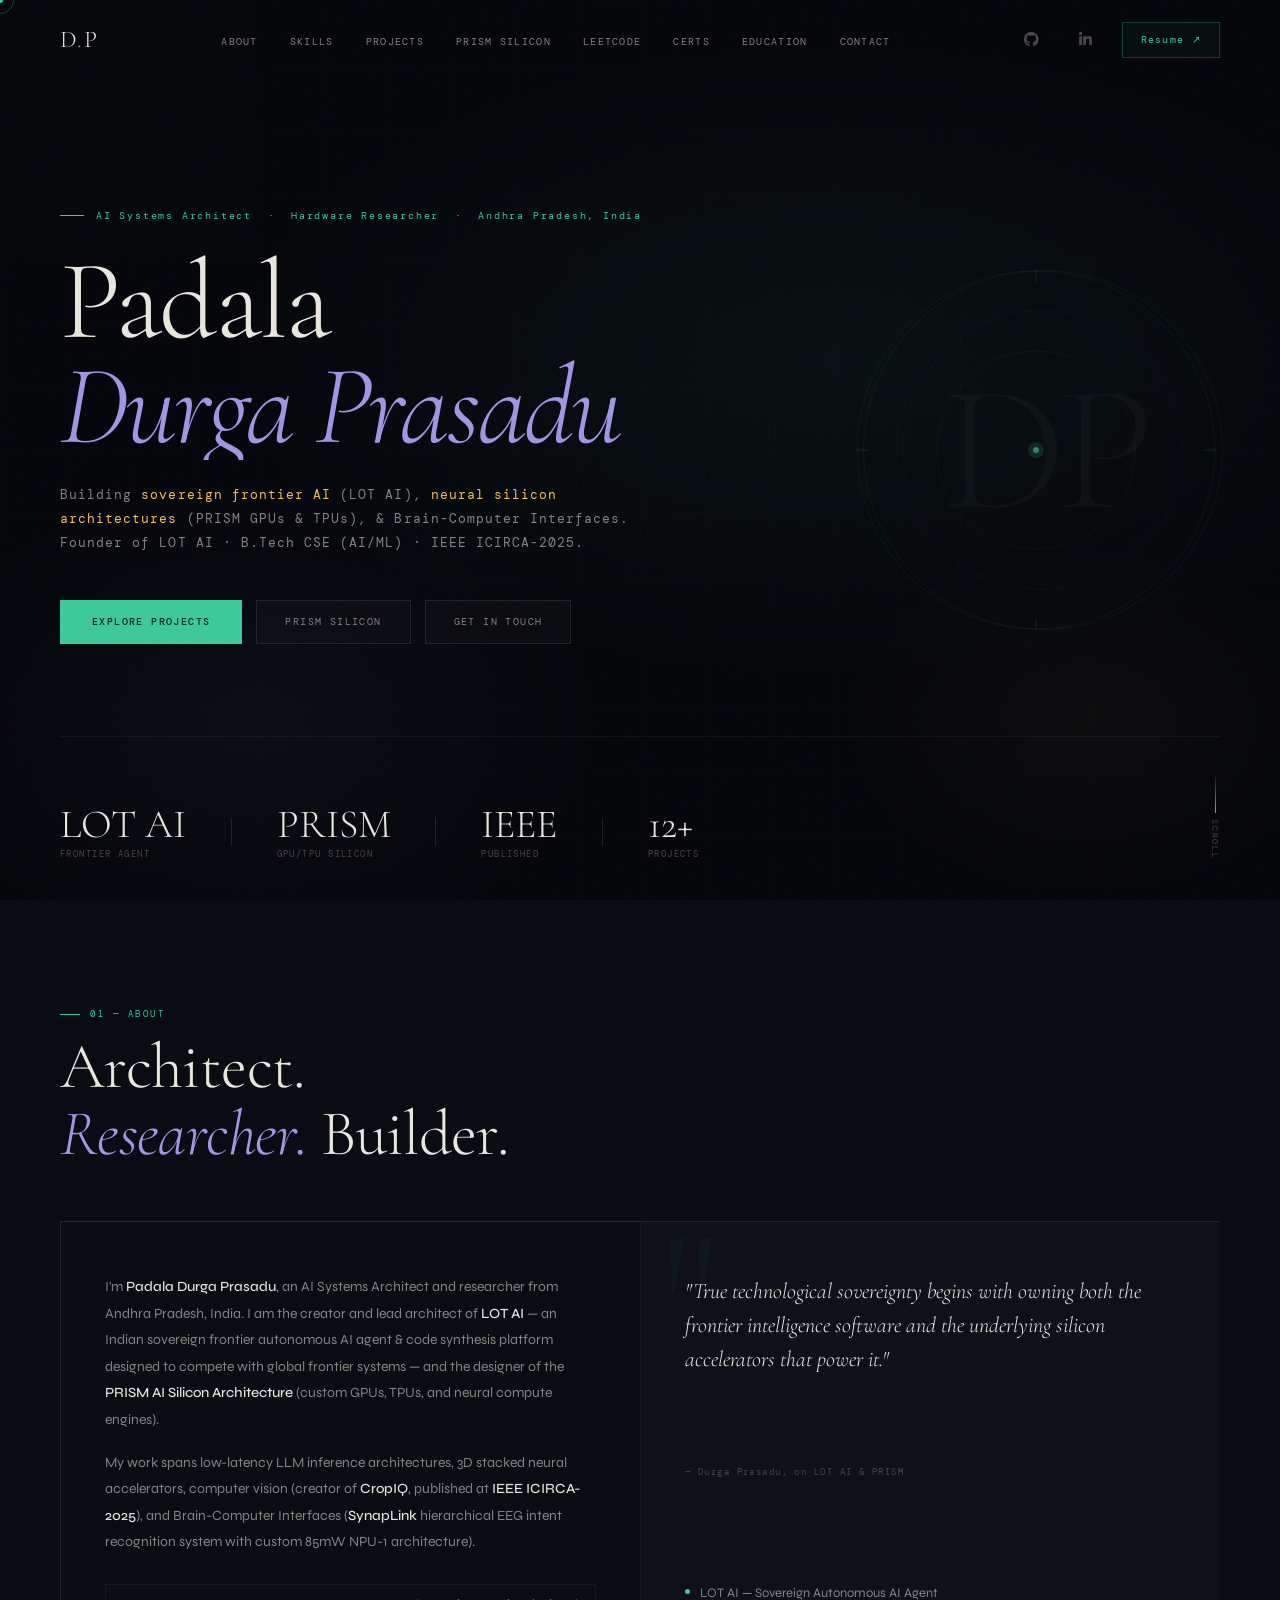
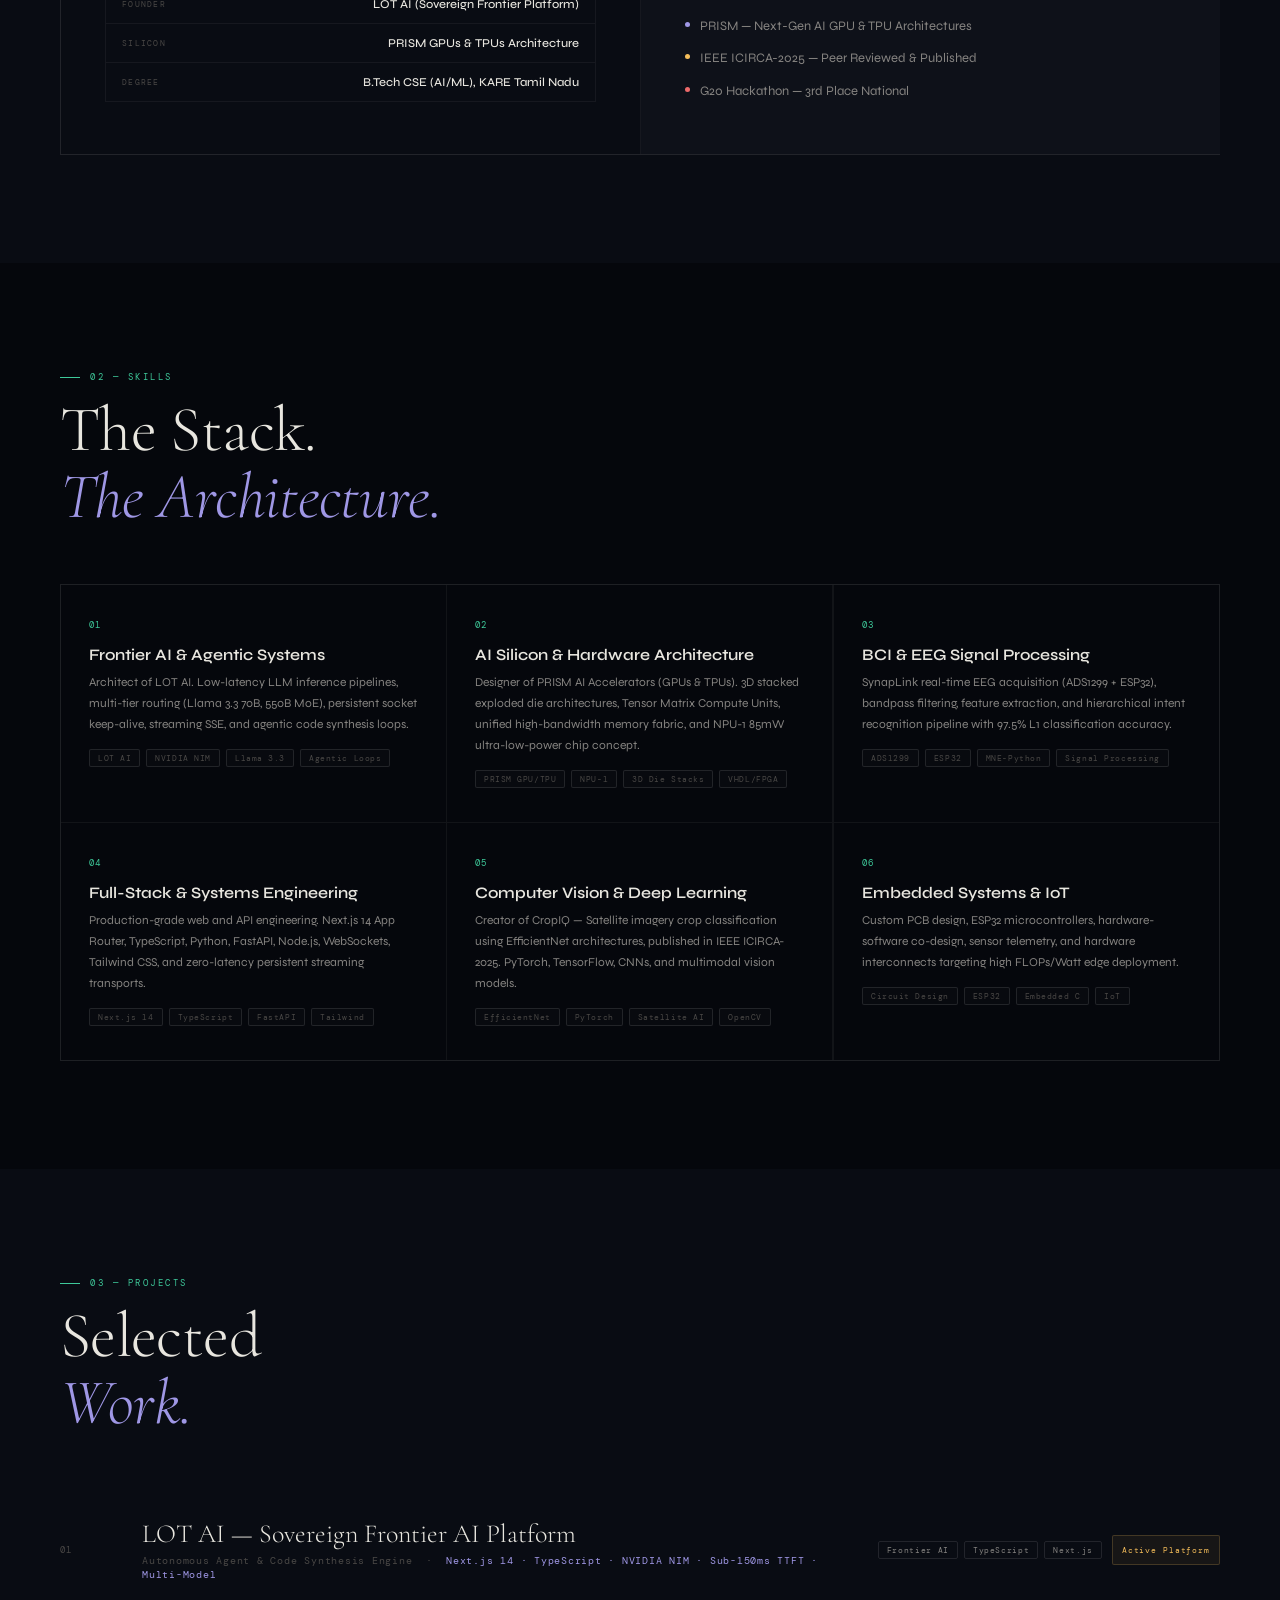
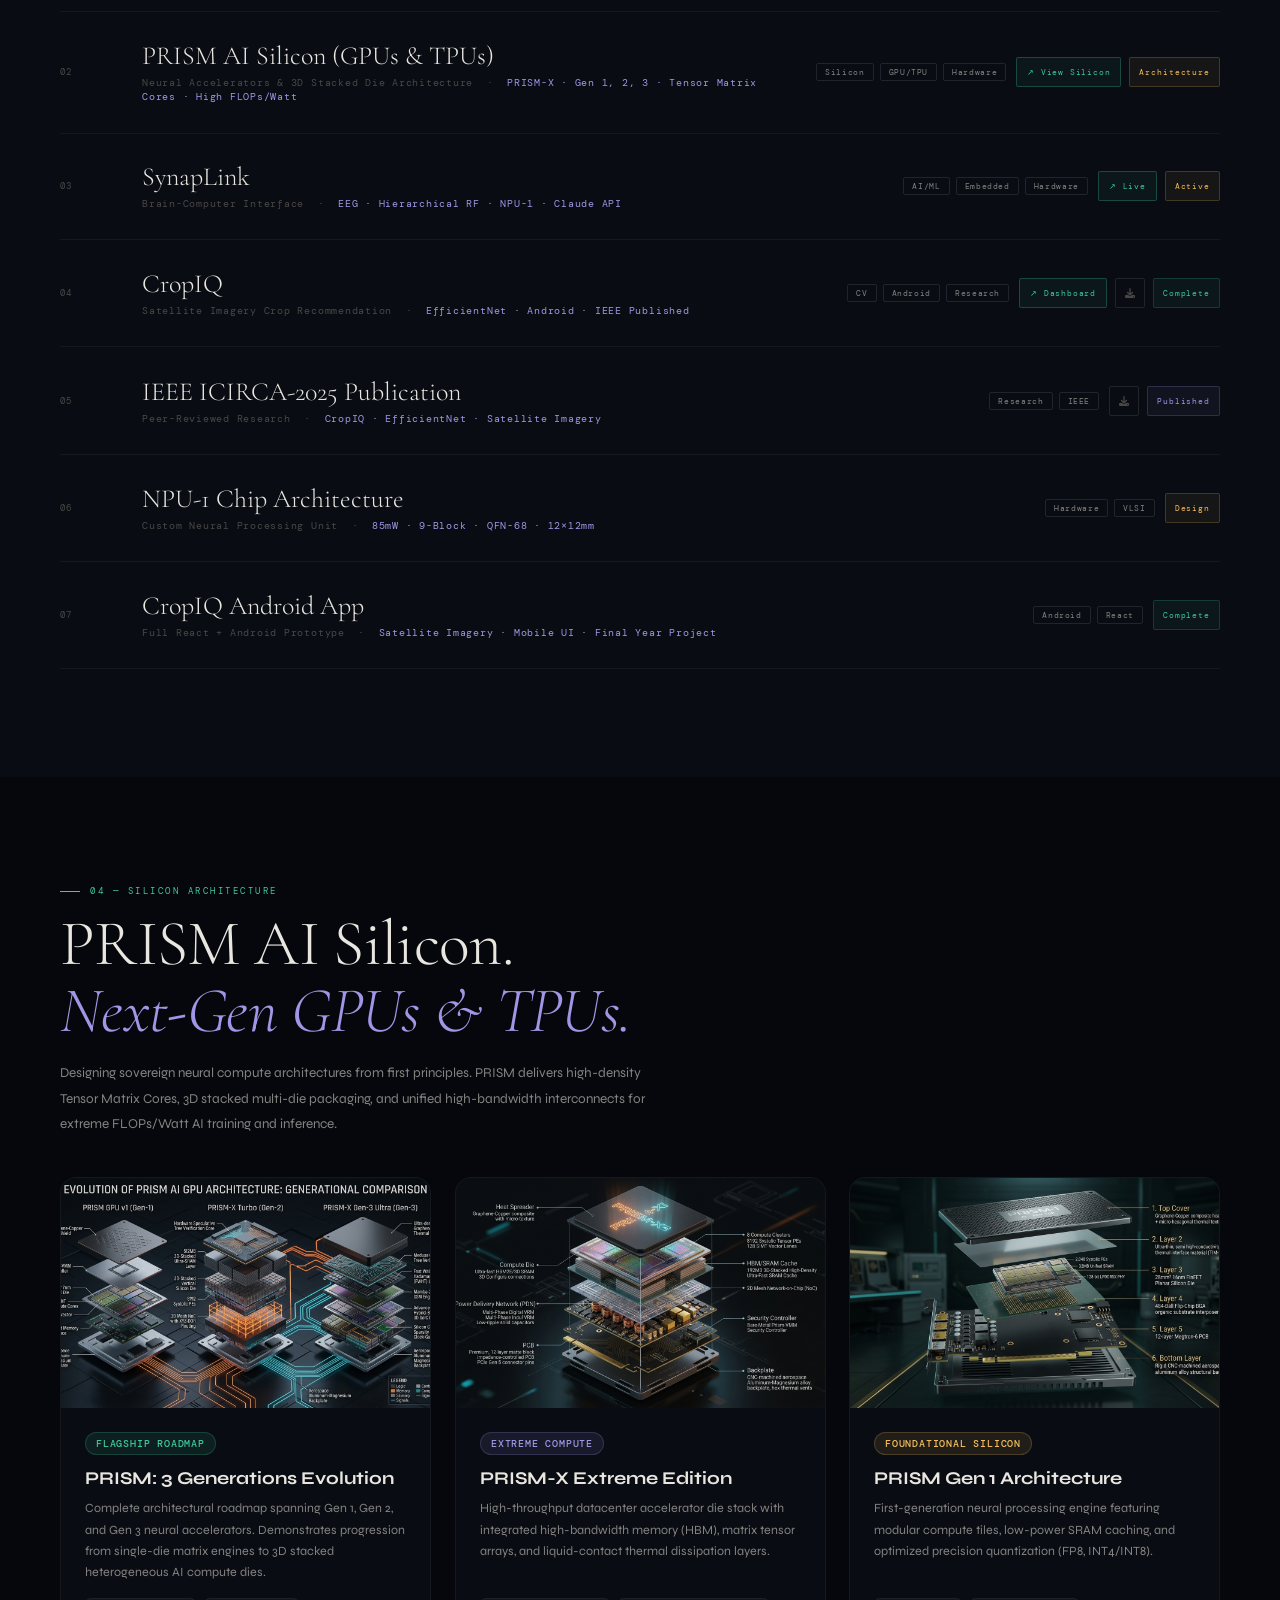
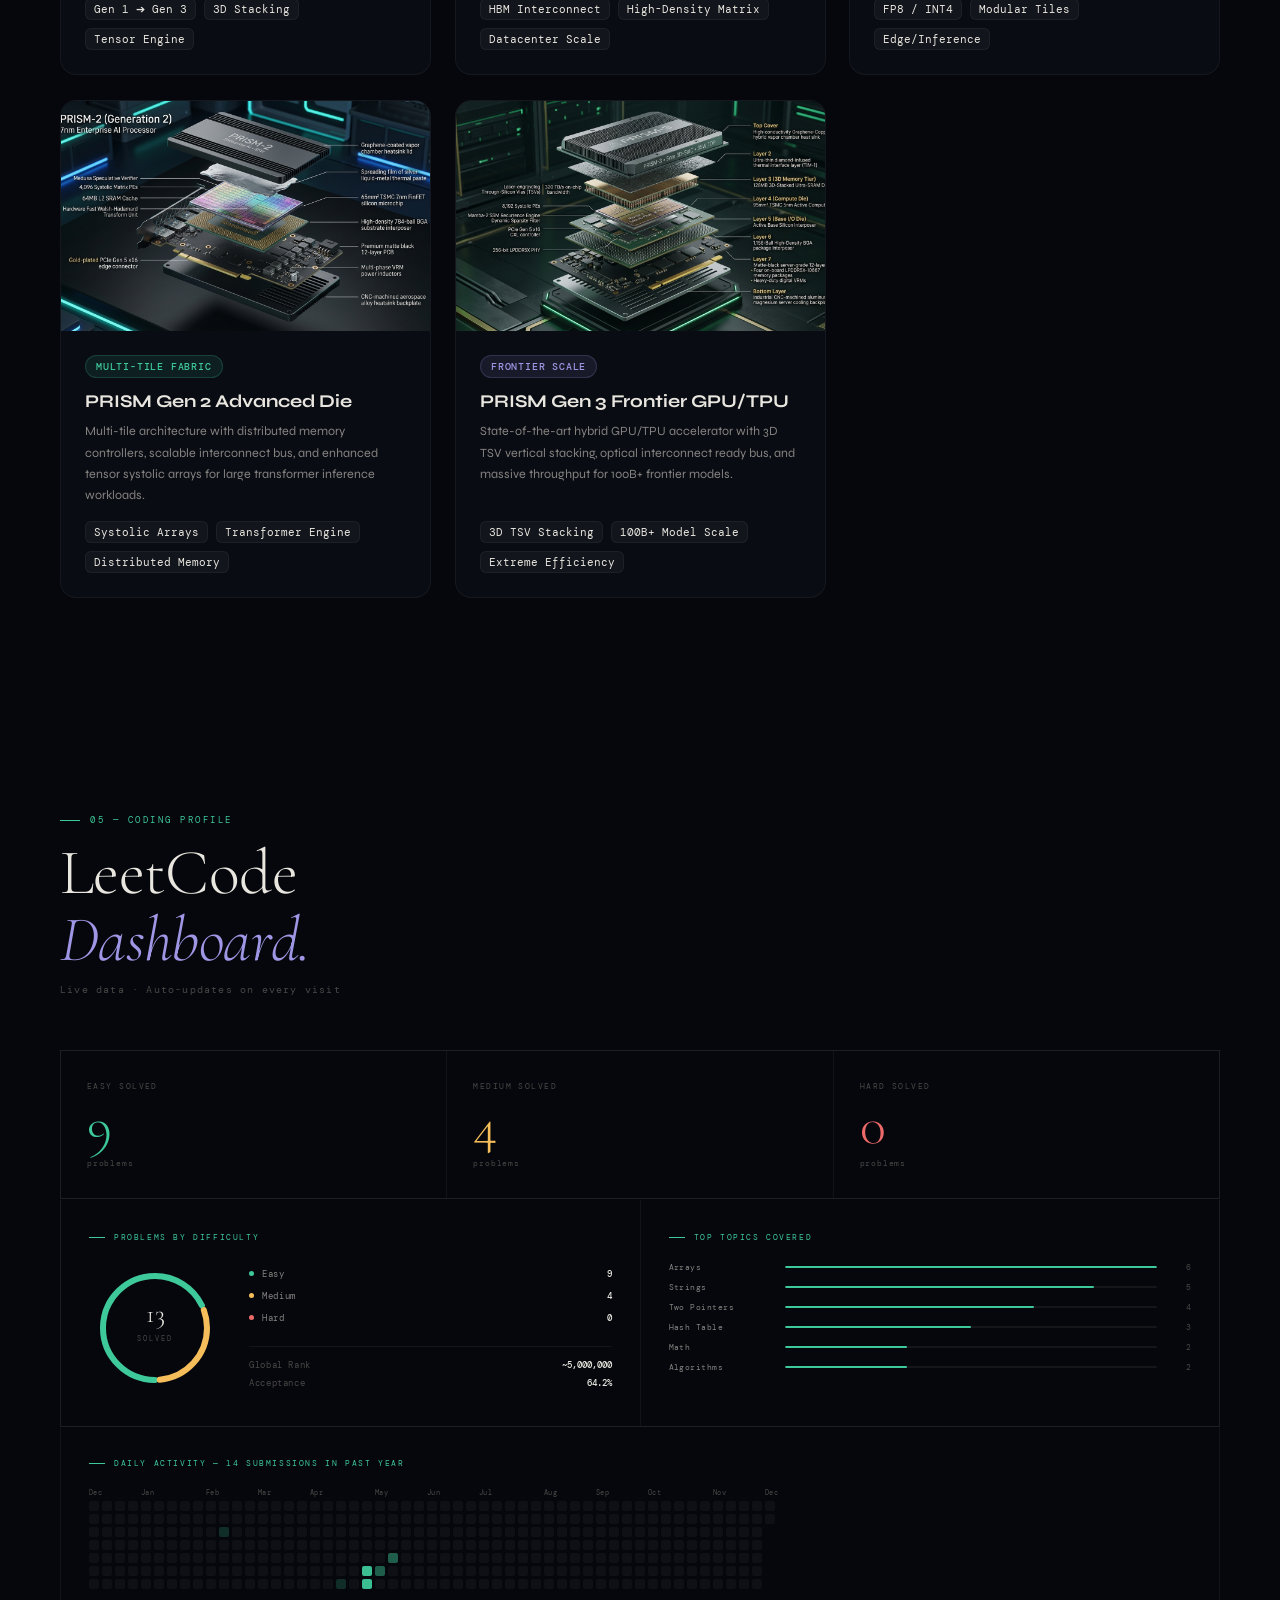
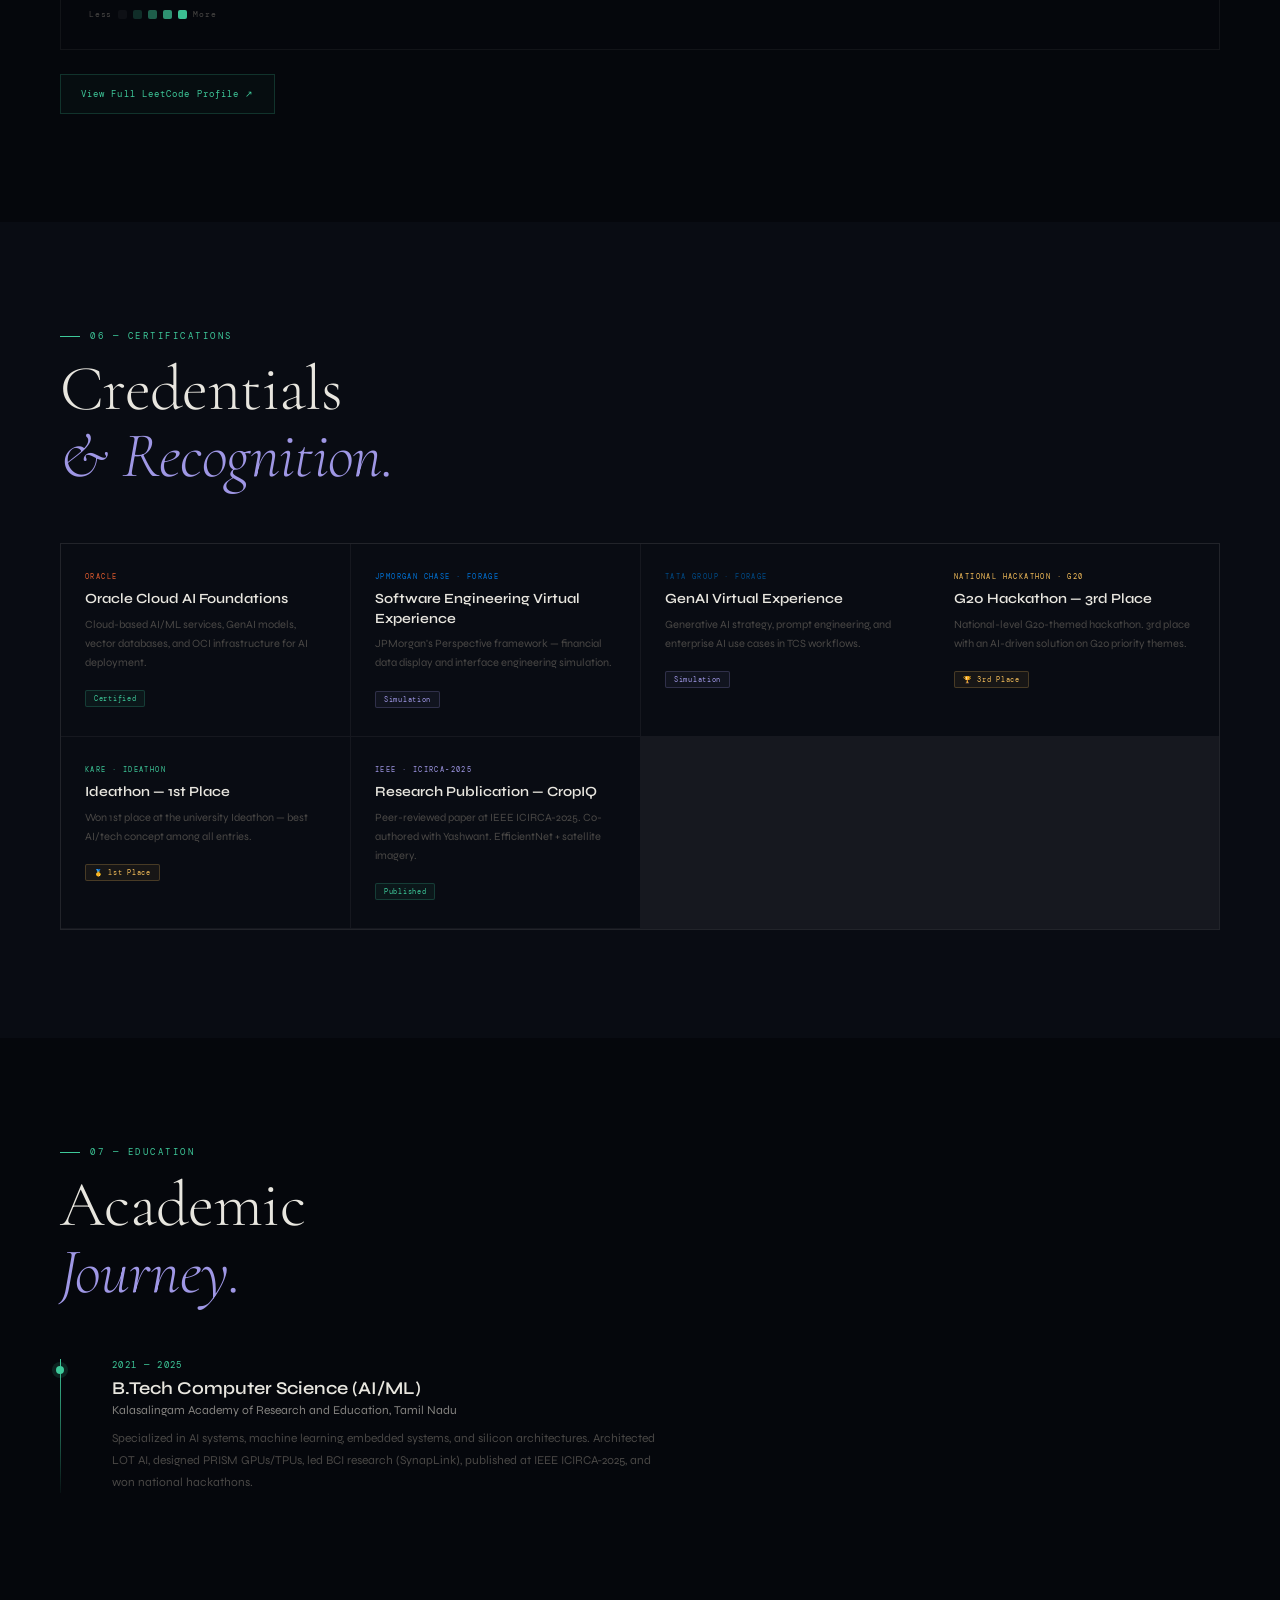
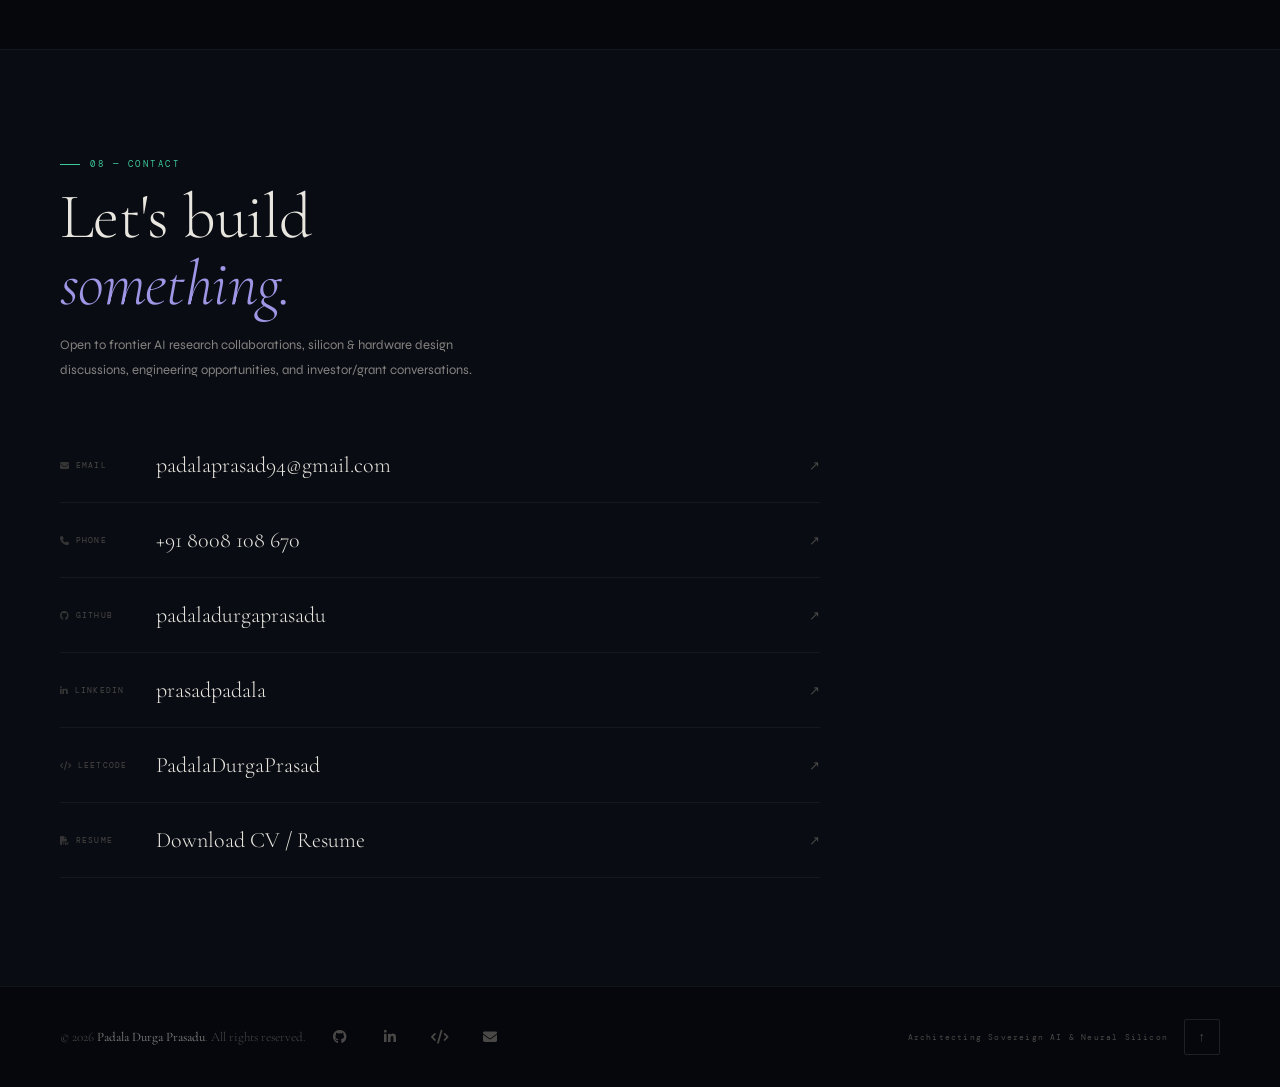
<file: index.html>
<!DOCTYPE html>
<html lang="en">
<head>
  <meta charset="UTF-8">
  <meta name="viewport" content="width=device-width, initial-scale=1.0, maximum-scale=5.0, viewport-fit=cover">
  <meta name="description" content="Padala Durga Prasadu — AI Systems Architect, Founder of LOT AI, Silicon & Hardware Researcher (PRISM GPUs/TPUs), BCI Researcher.">
  <meta name="author" content="Padala Durga Prasadu">
  <meta property="og:title" content="Padala Durga Prasadu — AI Systems Architect & Founder of LOT AI">
  <meta property="og:description" content="Building sovereign frontier AI (LOT AI), neural silicon architectures (PRISM GPUs & TPUs), and Brain-Computer Interfaces.">
  <meta property="og:image" content="image.jpeg">
  <title>Padala Durga Prasadu — AI Systems Architect & Founder of LOT AI</title>

  <link rel="icon" href="favicon.jpg" type="image/jpg">
  <link rel="preconnect" href="https://fonts.googleapis.com">
  <link rel="preconnect" href="https://fonts.gstatic.com" crossorigin>
  <link href="https://fonts.googleapis.com/css2?family=Cormorant+Garamond:ital,wght@0,300;0,400;0,600;1,300;1,400&family=DM+Mono:wght@300;400;500&family=Syne:wght@400;500;600;700;800&display=swap" rel="stylesheet">
  <link rel="stylesheet" href="https://cdnjs.cloudflare.com/ajax/libs/font-awesome/6.5.0/css/all.min.css">
  <link rel="stylesheet" href="style.css">
</head>
<body>

  <!-- Custom Cursor for Desktop -->
  <div id="cur"></div>
  <div id="cur-r"></div>

  <!-- NAV -->
  <nav id="nav">
    <a href="#hero" class="nav-logo" aria-label="Home">
      <span class="nav-logo-text">D<span>.</span>P</span>
    </a>

    <ul class="nav-links">
      <li><a href="#about">About</a></li>
      <li><a href="#skills">Skills</a></li>
      <li><a href="#projects">Projects</a></li>
      <li><a href="#prism">PRISM Silicon</a></li>
      <li><a href="#leetcode">LeetCode</a></li>
      <li><a href="#certifications">Certs</a></li>
      <li><a href="#education">Education</a></li>
      <li><a href="#contact">Contact</a></li>
    </ul>

    <div class="nav-right">
      <a href="https://github.com/padaladurgaprasadu" target="_blank" rel="noopener" class="nav-social" aria-label="GitHub"><i class="fab fa-github"></i></a>
      <a href="https://in.linkedin.com/in/prasadpadala" target="_blank" rel="noopener" class="nav-social" aria-label="LinkedIn"><i class="fab fa-linkedin-in"></i></a>
      <a href="P.Prasadu.pdf" class="nav-cv" target="_blank" rel="noopener">Resume ↗</a>
      
      <!-- Mobile Hamburger Button -->
      <button id="navToggle" class="nav-toggle" aria-label="Toggle navigation menu" aria-expanded="false">
        <span class="nt-line"></span>
        <span class="nt-line"></span>
        <span class="nt-line"></span>
      </button>
    </div>
  </nav>

  <!-- MOBILE NAV DRAWER -->
  <div id="navDrawer" class="nav-drawer" aria-hidden="true">
    <div class="nav-drawer-backdrop" id="navBackdrop"></div>
    <div class="nav-drawer-content">
      <ul class="nav-drawer-links">
        <li><a href="#about" class="nav-drawer-link"><span class="nd-num">01</span> About</a></li>
        <li><a href="#skills" class="nav-drawer-link"><span class="nd-num">02</span> Skills</a></li>
        <li><a href="#projects" class="nav-drawer-link"><span class="nd-num">03</span> Projects</a></li>
        <li><a href="#prism" class="nav-drawer-link"><span class="nd-num">04</span> PRISM Silicon</a></li>
        <li><a href="#leetcode" class="nav-drawer-link"><span class="nd-num">05</span> LeetCode</a></li>
        <li><a href="#certifications" class="nav-drawer-link"><span class="nd-num">06</span> Certifications</a></li>
        <li><a href="#education" class="nav-drawer-link"><span class="nd-num">07</span> Education</a></li>
        <li><a href="#contact" class="nav-drawer-link"><span class="nd-num">08</span> Contact</a></li>
      </ul>
      <div class="nav-drawer-bottom">
        <div class="nav-drawer-socials">
          <a href="https://github.com/padaladurgaprasadu" target="_blank" rel="noopener" class="nd-social" aria-label="GitHub"><i class="fab fa-github"></i></a>
          <a href="https://in.linkedin.com/in/prasadpadala" target="_blank" rel="noopener" class="nd-social" aria-label="LinkedIn"><i class="fab fa-linkedin-in"></i></a>
          <a href="https://leetcode.com/u/PadalaDurgaPrasad/" target="_blank" rel="noopener" class="nd-social" aria-label="LeetCode"><i class="fas fa-code"></i></a>
        </div>
        <a href="P.Prasadu.pdf" class="nav-cv nd-cv" target="_blank" rel="noopener">Resume ↗</a>
      </div>
    </div>
  </div>

  <!-- HERO -->
  <section id="hero">
    <div class="h-bg"></div>
    <div class="h-grid"></div>

    <!-- Decorative monogram -->
    <div class="h-monogram">
      <span class="h-monogram-inner">DP</span>
      <div class="h-mono-ring"></div>
      <div class="h-mono-ring2"></div>
    </div>

    <!-- SVG decorative rings -->
    <div class="h-deco">
      <svg width="360" height="360" viewBox="0 0 360 360" fill="none" xmlns="http://www.w3.org/2000/svg">
        <circle cx="180" cy="180" r="179" stroke="rgba(62,201,154,0.07)" stroke-width="1"/>
        <circle cx="180" cy="180" r="139" stroke="rgba(159,151,229,0.05)" stroke-width="1" stroke-dasharray="4 8"/>
        <circle cx="180" cy="180" r="99"  stroke="rgba(245,190,90,0.04)"  stroke-width="1"/>
        <circle cx="180" cy="180" r="8"   fill="rgba(62,201,154,0.15)"/>
        <circle cx="180" cy="180" r="3"   fill="rgba(62,201,154,0.6)"/>
        <line x1="180" y1="0"   x2="180" y2="12"  stroke="rgba(62,201,154,0.15)" stroke-width="1"/>
        <line x1="180" y1="348" x2="180" y2="360" stroke="rgba(62,201,154,0.15)" stroke-width="1"/>
        <line x1="0"   y1="180" x2="12"  y2="180" stroke="rgba(62,201,154,0.15)" stroke-width="1"/>
        <line x1="348" y1="180" x2="360" y2="180" stroke="rgba(62,201,154,0.15)" stroke-width="1"/>
      </svg>
    </div>

    <div class="h-content">
      <div class="h-tag">AI Systems Architect &nbsp;·&nbsp; Hardware Researcher &nbsp;·&nbsp; Andhra Pradesh, India</div>

      <h1 class="h-name">
        <span class="h-nl">Padala</span>
        <span class="h-nl">Durga Prasadu</span>
      </h1>

      <p class="h-sub">
        Building <em>sovereign frontier AI</em> (LOT AI), <em>neural silicon architectures</em> (PRISM GPUs &amp; TPUs), &amp; Brain-Computer Interfaces.<br>
        Founder of LOT AI &middot; B.Tech CSE (AI/ML) &middot; IEEE ICIRCA-2025.
      </p>

      <div class="h-acts">
        <a href="#projects" class="btn-p">Explore Projects</a>
        <a href="#prism" class="btn-g">PRISM Silicon</a>
        <a href="#contact" class="btn-g">Get In Touch</a>
      </div>
    </div>

    <div class="h-bottom">
      <div class="h-stats">
        <div class="h-stat">
          <span class="h-stat-n">LOT AI</span>
          <span class="h-stat-l">Frontier Agent</span>
        </div>
        <div class="h-stat-div"></div>
        <div class="h-stat">
          <span class="h-stat-n">PRISM</span>
          <span class="h-stat-l">GPU/TPU Silicon</span>
        </div>
        <div class="h-stat-div"></div>
        <div class="h-stat">
          <span class="h-stat-n">IEEE</span>
          <span class="h-stat-l">Published</span>
        </div>
        <div class="h-stat-div"></div>
        <div class="h-stat">
          <span class="h-stat-n">12+</span>
          <span class="h-stat-l">Projects</span>
        </div>
      </div>
      <div class="h-scroll">
        <div class="h-scroll-l"></div>
        <span class="h-scroll-t">scroll</span>
      </div>
    </div>
  </section>

  <!-- ABOUT -->
  <section id="about" class="sp">
    <div class="s-tag reveal">01 — ABOUT</div>
    <h2 class="s-title reveal rd1">Architect.<br><em>Researcher.</em> Builder.</h2>

    <div class="about-g">
      <div class="about-col reveal rd2">
        <p>I'm <strong>Padala Durga Prasadu</strong>, an AI Systems Architect and researcher from Andhra Pradesh, India. I am the creator and lead architect of <strong>LOT AI</strong> — an Indian sovereign frontier autonomous AI agent & code synthesis platform designed to compete with global frontier systems — and the designer of the <strong>PRISM AI Silicon Architecture</strong> (custom GPUs, TPUs, and neural compute engines).</p>
        <p>My work spans low-latency LLM inference architectures, 3D stacked neural accelerators, computer vision (creator of <strong>CropIQ</strong>, published at <strong>IEEE ICIRCA-2025</strong>), and Brain-Computer Interfaces (<strong>SynapLink</strong> hierarchical EEG intent recognition system with custom 85mW NPU-1 architecture).</p>
        <div class="drows">
          <div class="dr"><span class="dr-lbl">FOUNDER</span>   <span class="dr-val">LOT AI (Sovereign Frontier Platform)</span></div>
          <div class="dr"><span class="dr-lbl">SILICON</span>   <span class="dr-val">PRISM GPUs &amp; TPUs Architecture</span></div>
          <div class="dr"><span class="dr-lbl">DEGREE</span>    <span class="dr-val">B.Tech CSE (AI/ML), KARE Tamil Nadu</span></div>
        </div>
      </div>

      <div class="about-quote reveal rd3">
        <blockquote>"True technological sovereignty begins with owning both the frontier intelligence software and the underlying silicon accelerators that power it."</blockquote>
        <cite>— Durga Prasadu, on LOT AI &amp; PRISM</cite>
        <div class="achvs">
          <div class="achv"><div class="achv-dot" style="background:var(--accent)"></div><span class="achv-t">LOT AI — Sovereign Autonomous AI Agent</span></div>
          <div class="achv"><div class="achv-dot" style="background:var(--accent2)"></div><span class="achv-t">PRISM — Next-Gen AI GPU &amp; TPU Architectures</span></div>
          <div class="achv"><div class="achv-dot" style="background:var(--accent3)"></div><span class="achv-t">IEEE ICIRCA-2025 — Peer Reviewed &amp; Published</span></div>
          <div class="achv"><div class="achv-dot" style="background:var(--accent4)"></div><span class="achv-t">G20 Hackathon — 3rd Place National</span></div>
        </div>
      </div>
    </div>
  </section>

  <!-- SKILLS -->
  <section id="skills" class="sp">
    <div class="s-tag reveal">02 — SKILLS</div>
    <h2 class="s-title reveal rd1">The Stack.<br><em>The Architecture.</em></h2>
    <div class="sk-g">
      <div class="sk-c reveal rd1">
        <span class="sk-num">01</span>
        <div class="sk-n">Frontier AI &amp; Agentic Systems</div>
        <div class="sk-d">Architect of LOT AI. Low-latency LLM inference pipelines, multi-tier routing (Llama 3.3 70B, 550B MoE), persistent socket keep-alive, streaming SSE, and agentic code synthesis loops.</div>
        <div class="sk-tags"><span class="sk-tag">LOT AI</span><span class="sk-tag">NVIDIA NIM</span><span class="sk-tag">Llama 3.3</span><span class="sk-tag">Agentic Loops</span></div>
      </div>
      <div class="sk-c reveal rd2">
        <span class="sk-num">02</span>
        <div class="sk-n">AI Silicon &amp; Hardware Architecture</div>
        <div class="sk-d">Designer of PRISM AI Accelerators (GPUs &amp; TPUs). 3D stacked exploded die architectures, Tensor Matrix Compute Units, unified high-bandwidth memory fabric, and NPU-1 85mW ultra-low-power chip concept.</div>
        <div class="sk-tags"><span class="sk-tag">PRISM GPU/TPU</span><span class="sk-tag">NPU-1</span><span class="sk-tag">3D Die Stacks</span><span class="sk-tag">VHDL/FPGA</span></div>
      </div>
      <div class="sk-c reveal rd3">
        <span class="sk-num">03</span>
        <div class="sk-n">BCI &amp; EEG Signal Processing</div>
        <div class="sk-d">SynapLink real-time EEG acquisition (ADS1299 + ESP32), bandpass filtering, feature extraction, and hierarchical intent recognition pipeline with 97.5% L1 classification accuracy.</div>
        <div class="sk-tags"><span class="sk-tag">ADS1299</span><span class="sk-tag">ESP32</span><span class="sk-tag">MNE-Python</span><span class="sk-tag">Signal Processing</span></div>
      </div>
      <div class="sk-c reveal rd1">
        <span class="sk-num">04</span>
        <div class="sk-n">Full-Stack &amp; Systems Engineering</div>
        <div class="sk-d">Production-grade web and API engineering. Next.js 14 App Router, TypeScript, Python, FastAPI, Node.js, WebSockets, Tailwind CSS, and zero-latency persistent streaming transports.</div>
        <div class="sk-tags"><span class="sk-tag">Next.js 14</span><span class="sk-tag">TypeScript</span><span class="sk-tag">FastAPI</span><span class="sk-tag">Tailwind</span></div>
      </div>
      <div class="sk-c reveal rd2">
        <span class="sk-num">05</span>
        <div class="sk-n">Computer Vision &amp; Deep Learning</div>
        <div class="sk-d">Creator of CropIQ — Satellite imagery crop classification using EfficientNet architectures, published in IEEE ICIRCA-2025. PyTorch, TensorFlow, CNNs, and multimodal vision models.</div>
        <div class="sk-tags"><span class="sk-tag">EfficientNet</span><span class="sk-tag">PyTorch</span><span class="sk-tag">Satellite AI</span><span class="sk-tag">OpenCV</span></div>
      </div>
      <div class="sk-c reveal rd3">
        <span class="sk-num">06</span>
        <div class="sk-n">Embedded Systems &amp; IoT</div>
        <div class="sk-d">Custom PCB design, ESP32 microcontrollers, hardware-software co-design, sensor telemetry, and hardware interconnects targeting high FLOPs/Watt edge deployment.</div>
        <div class="sk-tags"><span class="sk-tag">Circuit Design</span><span class="sk-tag">ESP32</span><span class="sk-tag">Embedded C</span><span class="sk-tag">IoT</span></div>
      </div>
    </div>
  </section>

  <!-- PROJECTS -->
  <section id="projects" class="sp">
    <div class="s-tag reveal">03 — PROJECTS</div>
    <h2 class="s-title reveal rd1">Selected<br><em>Work.</em></h2>
    <div class="proj-l">

      <!-- 01: LOT AI -->
      <div class="p-item reveal">
        <span class="p-num">01</span>
        <div class="p-info">
          <div class="p-name">LOT AI — Sovereign Frontier AI Platform</div>
          <div class="p-meta">Autonomous Agent &amp; Code Synthesis Engine &nbsp;&middot;&nbsp; <span>Next.js 14 · TypeScript · NVIDIA NIM · Sub-150ms TTFT · Multi-Model</span></div>
        </div>
        <div class="p-right">
          <div class="p-tags"><span class="p-tag">Frontier AI</span><span class="p-tag">TypeScript</span><span class="p-tag">Next.js</span></div>
          <div class="p-actions">
            <span class="st st-on">Active Platform</span>
          </div>
        </div>
      </div>

      <!-- 02: PRISM AI SILICON -->
      <div class="p-item reveal">
        <span class="p-num">02</span>
        <div class="p-info">
          <div class="p-name">PRISM AI Silicon (GPUs &amp; TPUs)</div>
          <div class="p-meta">Neural Accelerators &amp; 3D Stacked Die Architecture &nbsp;&middot;&nbsp; <span>PRISM-X · Gen 1, 2, 3 · Tensor Matrix Cores · High FLOPs/Watt</span></div>
        </div>
        <div class="p-right">
          <div class="p-tags"><span class="p-tag">Silicon</span><span class="p-tag">GPU/TPU</span><span class="p-tag">Hardware</span></div>
          <div class="p-actions">
            <a href="#prism" class="p-live" title="View PRISM Showcase">↗ View Silicon</a>
            <span class="st st-on">Architecture</span>
          </div>
        </div>
      </div>

      <!-- 03: SynapLink -->
      <div class="p-item reveal">
        <span class="p-num">03</span>
        <div class="p-info">
          <div class="p-name">SynapLink</div>
          <div class="p-meta">Brain-Computer Interface &nbsp;&middot;&nbsp; <span>EEG · Hierarchical RF · NPU-1 · Claude API</span></div>
        </div>
        <div class="p-right">
          <div class="p-tags"><span class="p-tag">AI/ML</span><span class="p-tag">Embedded</span><span class="p-tag">Hardware</span></div>
          <div class="p-actions">
            <a href="https://synaplink-bci.onrender.com/" target="_blank" rel="noopener" class="p-live" title="Live Demo">↗ Live</a>
            <span class="st st-on">Active</span>
          </div>
        </div>
      </div>

      <!-- 04: CropIQ -->
      <div class="p-item reveal">
        <span class="p-num">04</span>
        <div class="p-info">
          <div class="p-name">CropIQ</div>
          <div class="p-meta">Satellite Imagery Crop Recommendation &nbsp;&middot;&nbsp; <span>EfficientNet · Android · IEEE Published</span></div>
        </div>
        <div class="p-right">
          <div class="p-tags"><span class="p-tag">CV</span><span class="p-tag">Android</span><span class="p-tag">Research</span></div>
          <div class="p-actions">
            <a href="cropiq.html" class="p-live" title="View CropIQ Dashboard">↗ Dashboard</a>
            <a href="CropIQ.pdf" download class="p-dl" title="Download Project"><i class="fas fa-download"></i></a>
            <span class="st st-done">Complete</span>
          </div>
        </div>
      </div>

      <!-- 05: IEEE ICIRCA-2025 -->
      <div class="p-item reveal">
        <span class="p-num">05</span>
        <div class="p-info">
          <div class="p-name">IEEE ICIRCA-2025 Publication</div>
          <div class="p-meta">Peer-Reviewed Research &nbsp;&middot;&nbsp; <span>CropIQ · EfficientNet · Satellite Imagery</span></div>
        </div>
        <div class="p-right">
          <div class="p-tags"><span class="p-tag">Research</span><span class="p-tag">IEEE</span></div>
          <div class="p-actions">
            <a href="Cropiq Research Paper.pdf" download class="p-dl" title="Download Paper"><i class="fas fa-download"></i></a>
            <span class="st st-pub">Published</span>
          </div>
        </div>
      </div>

      <!-- 06: NPU-1 Chip -->
      <div class="p-item reveal">
        <span class="p-num">06</span>
        <div class="p-info">
          <div class="p-name">NPU-1 Chip Architecture</div>
          <div class="p-meta">Custom Neural Processing Unit &nbsp;&middot;&nbsp; <span>85mW · 9-Block · QFN-68 · 12×12mm</span></div>
        </div>
        <div class="p-right">
          <div class="p-tags"><span class="p-tag">Hardware</span><span class="p-tag">VLSI</span></div>
          <div class="p-actions">
            <span class="st st-on">Design</span>
          </div>
        </div>
      </div>

      <!-- 07: CropIQ Android App -->
      <div class="p-item reveal">
        <span class="p-num">07</span>
        <div class="p-info">
          <div class="p-name">CropIQ Android App</div>
          <div class="p-meta">Full React + Android Prototype &nbsp;&middot;&nbsp; <span>Satellite Imagery · Mobile UI · Final Year Project</span></div>
        </div>
        <div class="p-right">
          <div class="p-tags"><span class="p-tag">Android</span><span class="p-tag">React</span></div>
          <div class="p-actions">
            <span class="st st-done">Complete</span>
          </div>
        </div>
      </div>

    </div>
  </section>

  <!-- PRISM SILICON SHOWCASE -->
  <section id="prism" class="sp">
    <div class="s-tag reveal">04 — SILICON ARCHITECTURE</div>
    <h2 class="s-title reveal rd1">PRISM AI Silicon.<br><em>Next-Gen GPUs &amp; TPUs.</em></h2>
    <p class="reveal rd2" style="font-family:var(--sans);font-size:13.5px;color:var(--text2);line-height:1.9;max-width:620px;margin-top:10px">
      Designing sovereign neural compute architectures from first principles. PRISM delivers high-density Tensor Matrix Cores, 3D stacked multi-die packaging, and unified high-bandwidth interconnects for extreme FLOPs/Watt AI training and inference.
    </p>

    <div class="prism-showcase">
      
      <!-- Card 1: 3 Generations Overview -->
      <div class="prism-card reveal rd1">
        <div class="prism-img-wrap">
          <img src="prism_3_generations_exploded_view_1787456633035.jpg" alt="PRISM 3 Generations Exploded Architecture" class="prism-img" loading="lazy">
        </div>
        <div class="prism-body">
          <div class="prism-badge">Flagship Roadmap</div>
          <div class="prism-title">PRISM: 3 Generations Evolution</div>
          <div class="prism-desc">
            Complete architectural roadmap spanning Gen 1, Gen 2, and Gen 3 neural accelerators. Demonstrates progression from single-die matrix engines to 3D stacked heterogeneous AI compute dies.
          </div>
          <div class="prism-specs">
            <span class="prism-spec-tag">Gen 1 ➔ Gen 3</span>
            <span class="prism-spec-tag">3D Stacking</span>
            <span class="prism-spec-tag">Tensor Engine</span>
          </div>
        </div>
      </div>

      <!-- Card 2: PRISM-X -->
      <div class="prism-card reveal rd2">
        <div class="prism-img-wrap">
          <img src="prism_x_exploded_view_1787400089597.jpg" alt="PRISM-X Exploded Die Stack" class="prism-img" loading="lazy">
        </div>
        <div class="prism-body">
          <div class="prism-badge" style="color:var(--accent2);background:rgba(159,151,229,0.1);border-color:rgba(159,151,229,0.2)">Extreme Compute</div>
          <div class="prism-title">PRISM-X Extreme Edition</div>
          <div class="prism-desc">
            High-throughput datacenter accelerator die stack with integrated high-bandwidth memory (HBM), matrix tensor arrays, and liquid-contact thermal dissipation layers.
          </div>
          <div class="prism-specs">
            <span class="prism-spec-tag">HBM Interconnect</span>
            <span class="prism-spec-tag">High-Density Matrix</span>
            <span class="prism-spec-tag">Datacenter Scale</span>
          </div>
        </div>
      </div>

      <!-- Card 3: Gen 1 -->
      <div class="prism-card reveal rd3">
        <div class="prism-img-wrap">
          <img src="prism_gen1_exploded_view_1787486875868.jpg" alt="PRISM Gen 1 Exploded Architecture" class="prism-img" loading="lazy">
        </div>
        <div class="prism-body">
          <div class="prism-badge" style="color:var(--accent3);background:rgba(245,190,90,0.1);border-color:rgba(245,190,90,0.2)">Foundational Silicon</div>
          <div class="prism-title">PRISM Gen 1 Architecture</div>
          <div class="prism-desc">
            First-generation neural processing engine featuring modular compute tiles, low-power SRAM caching, and optimized precision quantization (FP8, INT4/INT8).
          </div>
          <div class="prism-specs">
            <span class="prism-spec-tag">FP8 / INT4</span>
            <span class="prism-spec-tag">Modular Tiles</span>
            <span class="prism-spec-tag">Edge/Inference</span>
          </div>
        </div>
      </div>

      <!-- Card 4: Gen 2 -->
      <div class="prism-card reveal rd1">
        <div class="prism-img-wrap">
          <img src="prism_gen2_detailed_exploded_1787487080890.jpg" alt="PRISM Gen 2 Detailed Architecture" class="prism-img" loading="lazy">
        </div>
        <div class="prism-body">
          <div class="prism-badge">Multi-Tile Fabric</div>
          <div class="prism-title">PRISM Gen 2 Advanced Die</div>
          <div class="prism-desc">
            Multi-tile architecture with distributed memory controllers, scalable interconnect bus, and enhanced tensor systolic arrays for large transformer inference workloads.
          </div>
          <div class="prism-specs">
            <span class="prism-spec-tag">Systolic Arrays</span>
            <span class="prism-spec-tag">Transformer Engine</span>
            <span class="prism-spec-tag">Distributed Memory</span>
          </div>
        </div>
      </div>

      <!-- Card 5: Gen 3 -->
      <div class="prism-card reveal rd2">
        <div class="prism-img-wrap">
          <img src="prism_gen3_exploded_view_1787487250898.jpg" alt="PRISM Gen 3 Frontier Architecture" class="prism-img" loading="lazy">
        </div>
        <div class="prism-body">
          <div class="prism-badge" style="color:var(--accent2);background:rgba(159,151,229,0.1);border-color:rgba(159,151,229,0.2)">Frontier Scale</div>
          <div class="prism-title">PRISM Gen 3 Frontier GPU/TPU</div>
          <div class="prism-desc">
            State-of-the-art hybrid GPU/TPU accelerator with 3D TSV vertical stacking, optical interconnect ready bus, and massive throughput for 100B+ frontier models.
          </div>
          <div class="prism-specs">
            <span class="prism-spec-tag">3D TSV Stacking</span>
            <span class="prism-spec-tag">100B+ Model Scale</span>
            <span class="prism-spec-tag">Extreme Efficiency</span>
          </div>
        </div>
      </div>

    </div>
  </section>

  <!-- LEETCODE -->
  <section id="leetcode" class="sp">
    <div class="s-tag reveal">05 — CODING PROFILE</div>
    <h2 class="s-title reveal rd1">LeetCode<br><em>Dashboard.</em></h2>
    <p class="reveal rd2" style="font-family:var(--mono);font-size:10px;color:var(--text3);letter-spacing:.12em;margin-top:-6px">Live data · Auto-updates on every visit</p>
    
    <div id="lcWrap" class="lc-wrap reveal rd3">
      <div class="lc-loading">⟳ &nbsp;Fetching live LeetCode stats...</div>
    </div>
    
    <a href="https://leetcode.com/u/PadalaDurgaPrasad/" target="_blank" rel="noopener" class="lc-profile-link reveal rd4">
      View Full LeetCode Profile ↗
    </a>
  </section>

  <!-- CERTIFICATIONS -->
  <section id="certifications" class="sp">
    <div class="s-tag reveal">06 — CERTIFICATIONS</div>
    <h2 class="s-title reveal rd1">Credentials<br><em>&amp; Recognition.</em></h2>
    <div class="cert-g">
      <div class="cert-c reveal rd2" style="--cc:#E25C2F"><span class="cert-iss">ORACLE</span><div class="cert-nm">Oracle Cloud AI Foundations</div><div class="cert-d">Cloud-based AI/ML services, GenAI models, vector databases, and OCI infrastructure for AI deployment.</div><span class="cert-b cb-v">Certified</span></div>
      <div class="cert-c reveal rd1" style="--cc:#0074D9"><span class="cert-iss">JPMORGAN CHASE · FORAGE</span><div class="cert-nm">Software Engineering Virtual Experience</div><div class="cert-d">JPMorgan's Perspective framework — financial data display and interface engineering simulation.</div><span class="cert-b cb-s">Simulation</span></div>
      <div class="cert-c reveal rd2" style="--cc:#004B87"><span class="cert-iss">TATA GROUP · FORAGE</span><div class="cert-nm">GenAI Virtual Experience</div><div class="cert-d">Generative AI strategy, prompt engineering, and enterprise AI use cases in TCS workflows.</div><span class="cert-b cb-s">Simulation</span></div>
      <div class="cert-c reveal rd3" style="--cc:var(--accent3)"><span class="cert-iss">NATIONAL HACKATHON · G20</span><div class="cert-nm">G20 Hackathon — 3rd Place</div><div class="cert-d">National-level G20-themed hackathon. 3rd place with an AI-driven solution on G20 priority themes.</div><span class="cert-b cb-a">🏆 3rd Place</span></div>
      <div class="cert-c reveal rd1" style="--cc:var(--accent)"><span class="cert-iss">KARE · IDEATHON</span><div class="cert-nm">Ideathon — 1st Place</div><div class="cert-d">Won 1st place at the university Ideathon — best AI/tech concept among all entries.</div><span class="cert-b cb-a">🥇 1st Place</span></div>
      <div class="cert-c reveal rd2" style="--cc:var(--accent2)"><span class="cert-iss">IEEE · ICIRCA-2025</span><div class="cert-nm">Research Publication — CropIQ</div><div class="cert-d">Peer-reviewed paper at IEEE ICIRCA-2025. Co-authored with Yashwant. EfficientNet + satellite imagery.</div><span class="cert-b cb-v">Published</span></div>
    </div>
  </section>

  <!-- EDUCATION -->
  <section id="education" class="sp">
    <div class="s-tag reveal">07 — EDUCATION</div>
    <h2 class="s-title reveal rd1">Academic<br><em>Journey.</em></h2>
    <div class="tl">
      <div class="tl-item reveal">
        <div class="tl-dot"></div>
        <div class="tl-d">2021 — 2025</div>
        <div class="tl-t">B.Tech Computer Science (AI/ML)</div>
        <div class="tl-s">Kalasalingam Academy of Research and Education, Tamil Nadu</div>
        <div class="tl-p">Specialized in AI systems, machine learning, embedded systems, and silicon architectures. Architected LOT AI, designed PRISM GPUs/TPUs, led BCI research (SynapLink), published at IEEE ICIRCA-2025, and won national hackathons.</div>
      </div>
    </div>
  </section>

  <!-- CONTACT -->
  <section id="contact" class="sp">
    <div class="c-inner">
      <div class="s-tag reveal">08 — CONTACT</div>
      <h2 class="s-title reveal rd1">Let's build<br><em>something.</em></h2>
      <p class="reveal rd2" style="font-family:var(--sans);font-size:13px;color:var(--text2);line-height:1.9;max-width:440px;margin-top:8px">Open to frontier AI research collaborations, silicon &amp; hardware design discussions, engineering opportunities, and investor/grant conversations.</p>

      <div class="c-links">
        <a href="mailto:padalaprasad94@gmail.com" class="c-link reveal">
          <div class="c-ll"><span class="c-icon"><i class="fas fa-envelope"></i> EMAIL</span><span class="c-lbl">padalaprasad94@gmail.com</span></div>
          <span class="c-arr">↗</span>
        </a>
        <a href="tel:+918008108670" class="c-link reveal rd1">
          <div class="c-ll"><span class="c-icon"><i class="fas fa-phone"></i> PHONE</span><span class="c-lbl">+91 8008 108 670</span></div>
          <span class="c-arr">↗</span>
        </a>
        <a href="https://github.com/padaladurgaprasadu" target="_blank" rel="noopener" class="c-link reveal rd2">
          <div class="c-ll"><span class="c-icon"><i class="fab fa-github"></i> GITHUB</span><span class="c-lbl">padaladurgaprasadu</span></div>
          <span class="c-arr">↗</span>
        </a>
        <a href="https://in.linkedin.com/in/prasadpadala" target="_blank" rel="noopener" class="c-link reveal rd3">
          <div class="c-ll"><span class="c-icon"><i class="fab fa-linkedin-in"></i> LINKEDIN</span><span class="c-lbl">prasadpadala</span></div>
          <span class="c-arr">↗</span>
        </a>
        <a href="https://leetcode.com/u/PadalaDurgaPrasad/" target="_blank" rel="noopener" class="c-link reveal rd4">
          <div class="c-ll"><span class="c-icon"><i class="fas fa-code"></i> LEETCODE</span><span class="c-lbl">PadalaDurgaPrasad</span></div>
          <span class="c-arr">↗</span>
        </a>
        <a href="P.Prasadu.pdf" target="_blank" rel="noopener" class="c-link reveal rd4">
          <div class="c-ll"><span class="c-icon"><i class="fas fa-file-pdf"></i> RESUME</span><span class="c-lbl">Download CV / Resume</span></div>
          <span class="c-arr">↗</span>
        </a>
      </div>
    </div>
  </section>

  <!-- FOOTER -->
  <footer>
    <div class="f-l">© 2026 <strong>Padala Durga Prasadu</strong>. All rights reserved.</div>
    <div class="f-social">
      <a href="https://github.com/padaladurgaprasadu"   target="_blank" rel="noopener" aria-label="GitHub"   class="f-icon"><i class="fab fa-github"></i></a>
      <a href="https://in.linkedin.com/in/prasadpadala" target="_blank" rel="noopener" aria-label="LinkedIn" class="f-icon"><i class="fab fa-linkedin-in"></i></a>
      <a href="https://leetcode.com/u/PadalaDurgaPrasad/" target="_blank" rel="noopener" aria-label="LeetCode" class="f-icon"><i class="fas fa-code"></i></a>
      <a href="mailto:padalaprasad94@gmail.com"         aria-label="Email"    class="f-icon"><i class="fas fa-envelope"></i></a>
    </div>
    <div class="f-right-group">
      <div class="f-r">Architecting Sovereign AI &amp; Neural Silicon</div>
      <a href="#hero" class="f-top" aria-label="Back to top">↑</a>
    </div>
  </footer>

  <script src="script.js" defer></script>
</body>
</html>
</file>
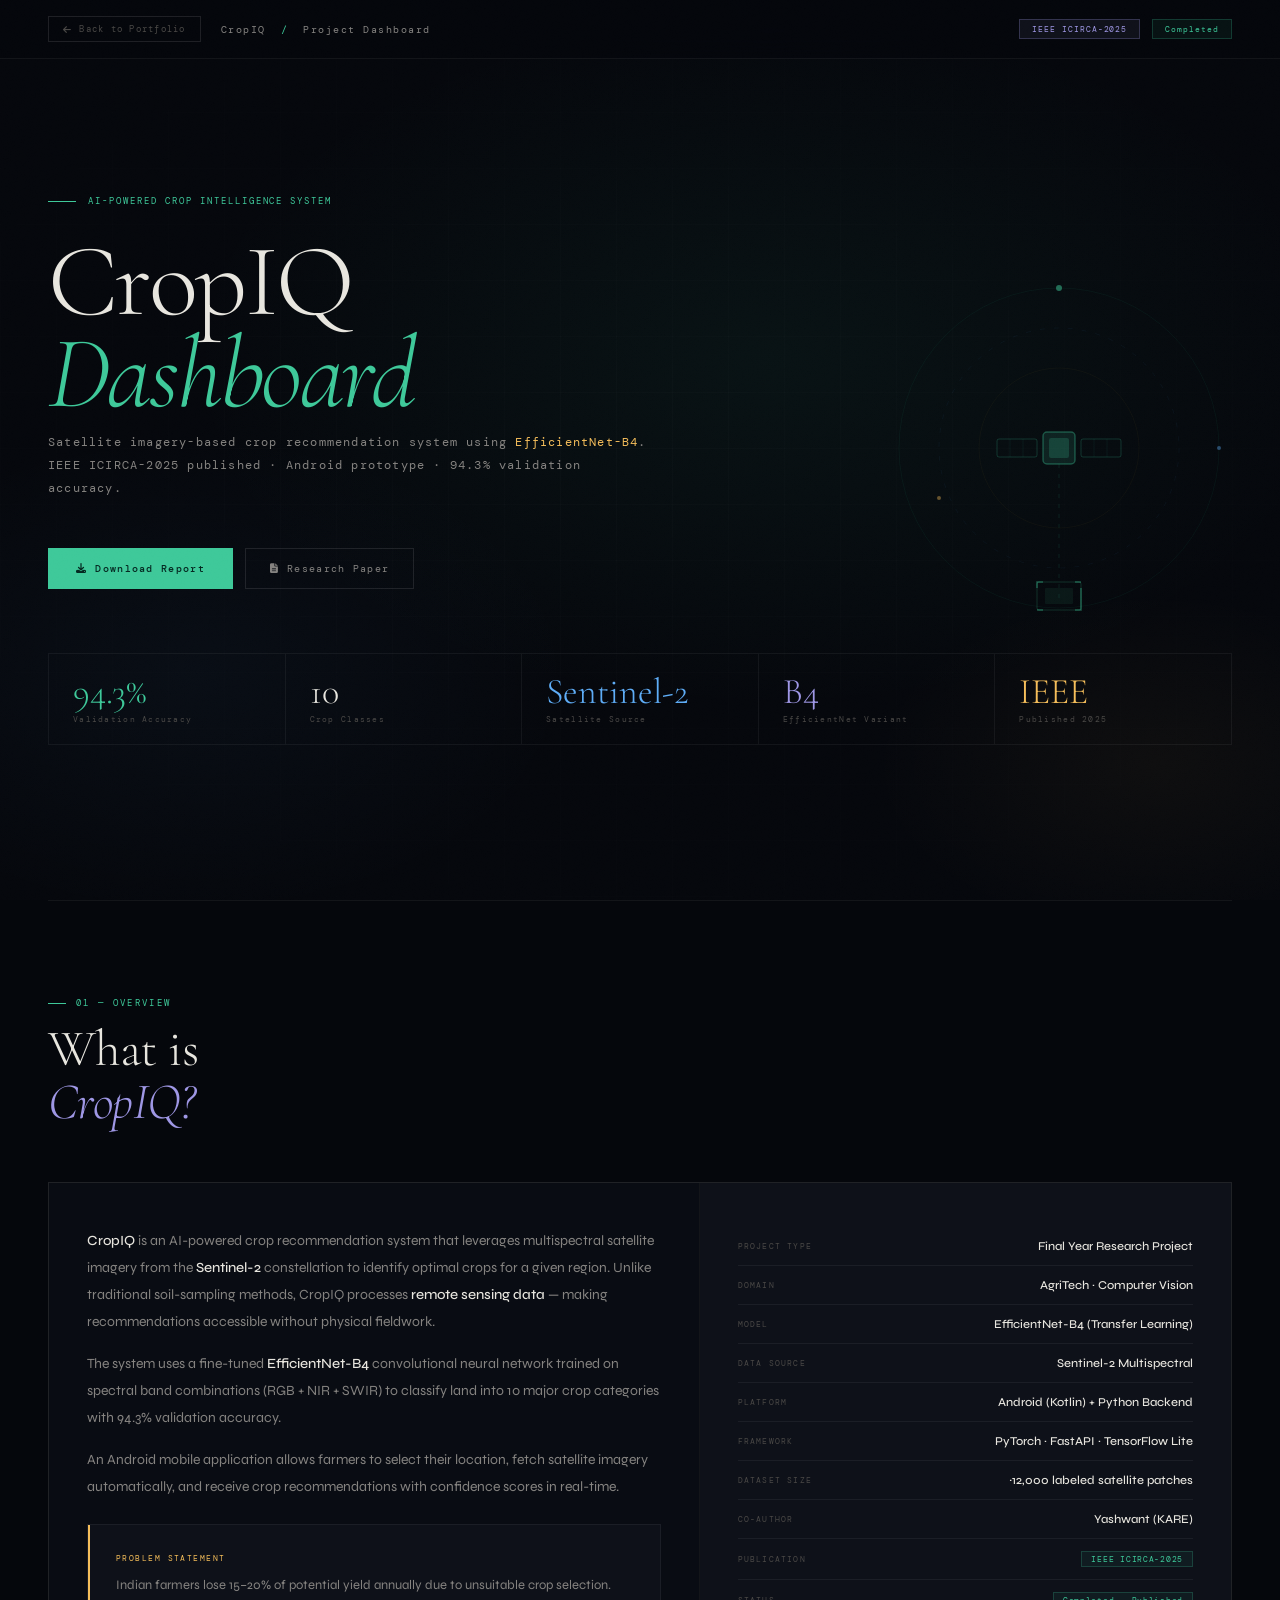
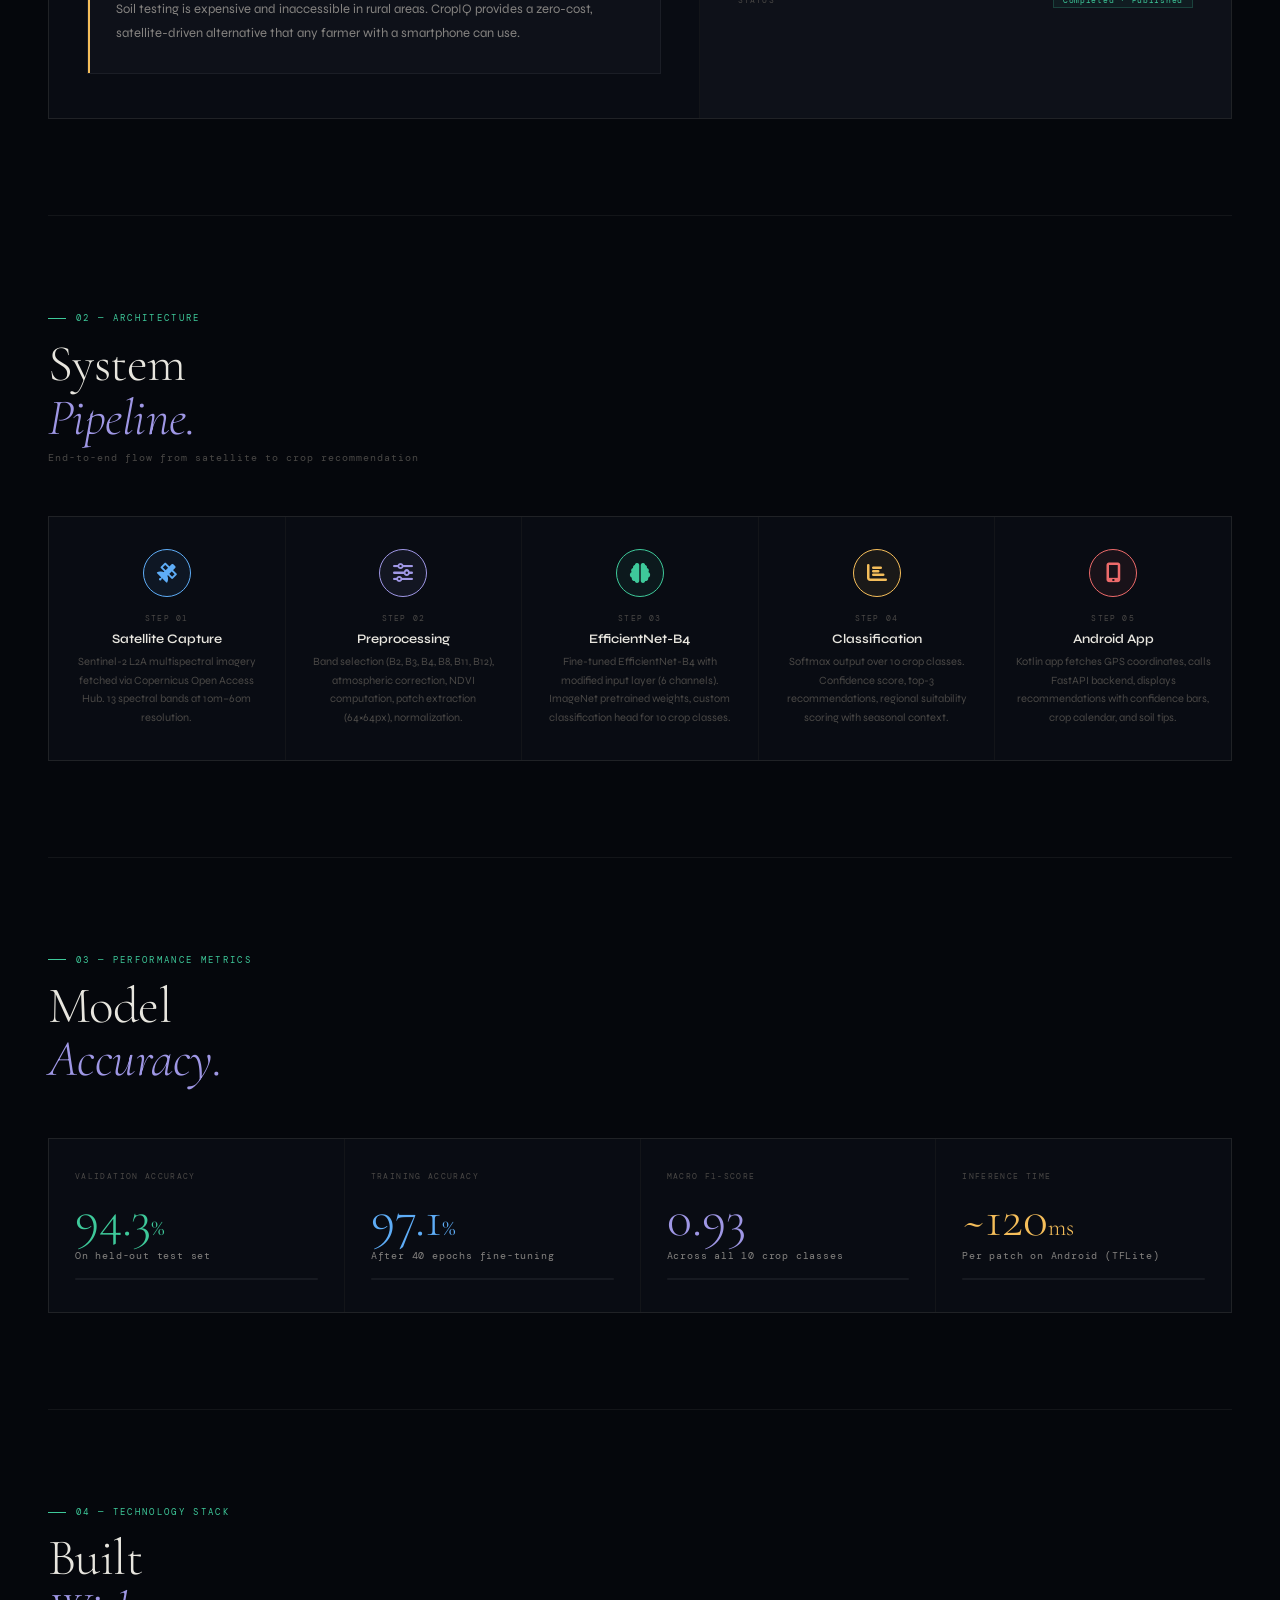
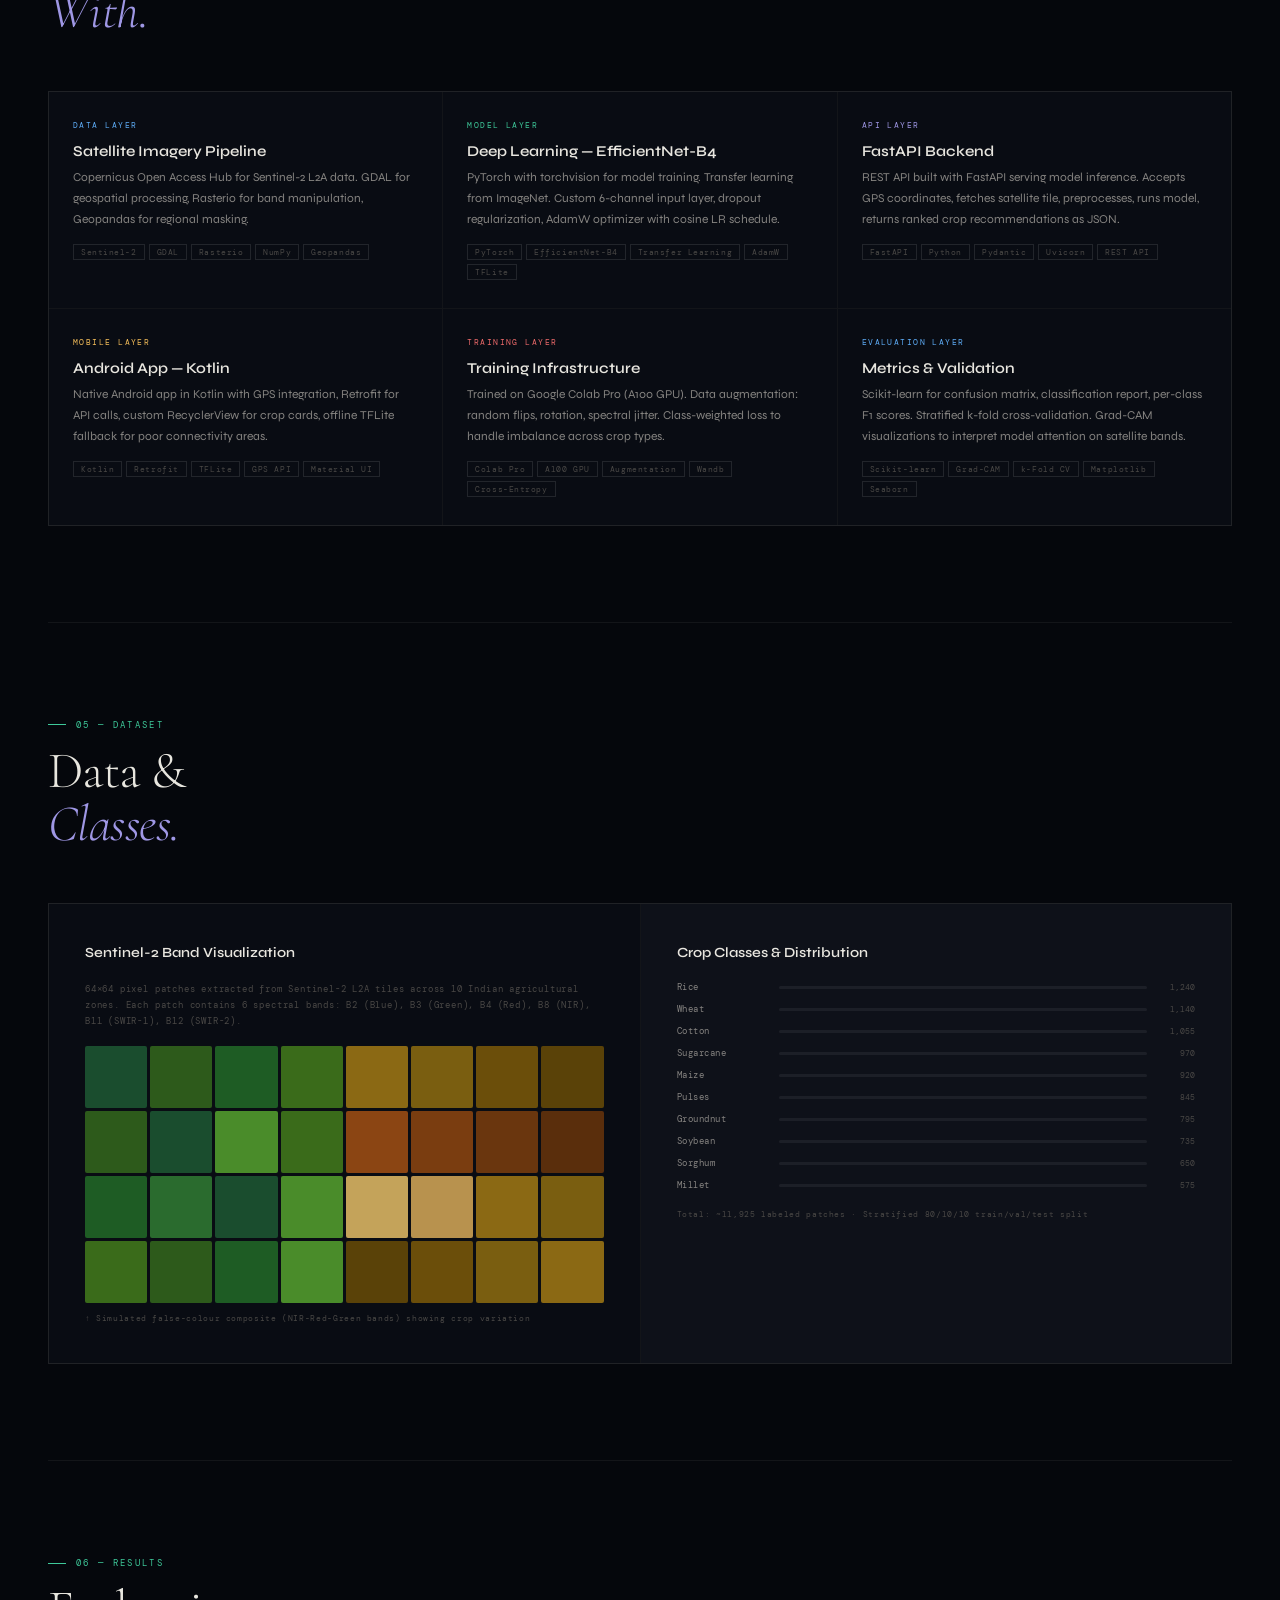
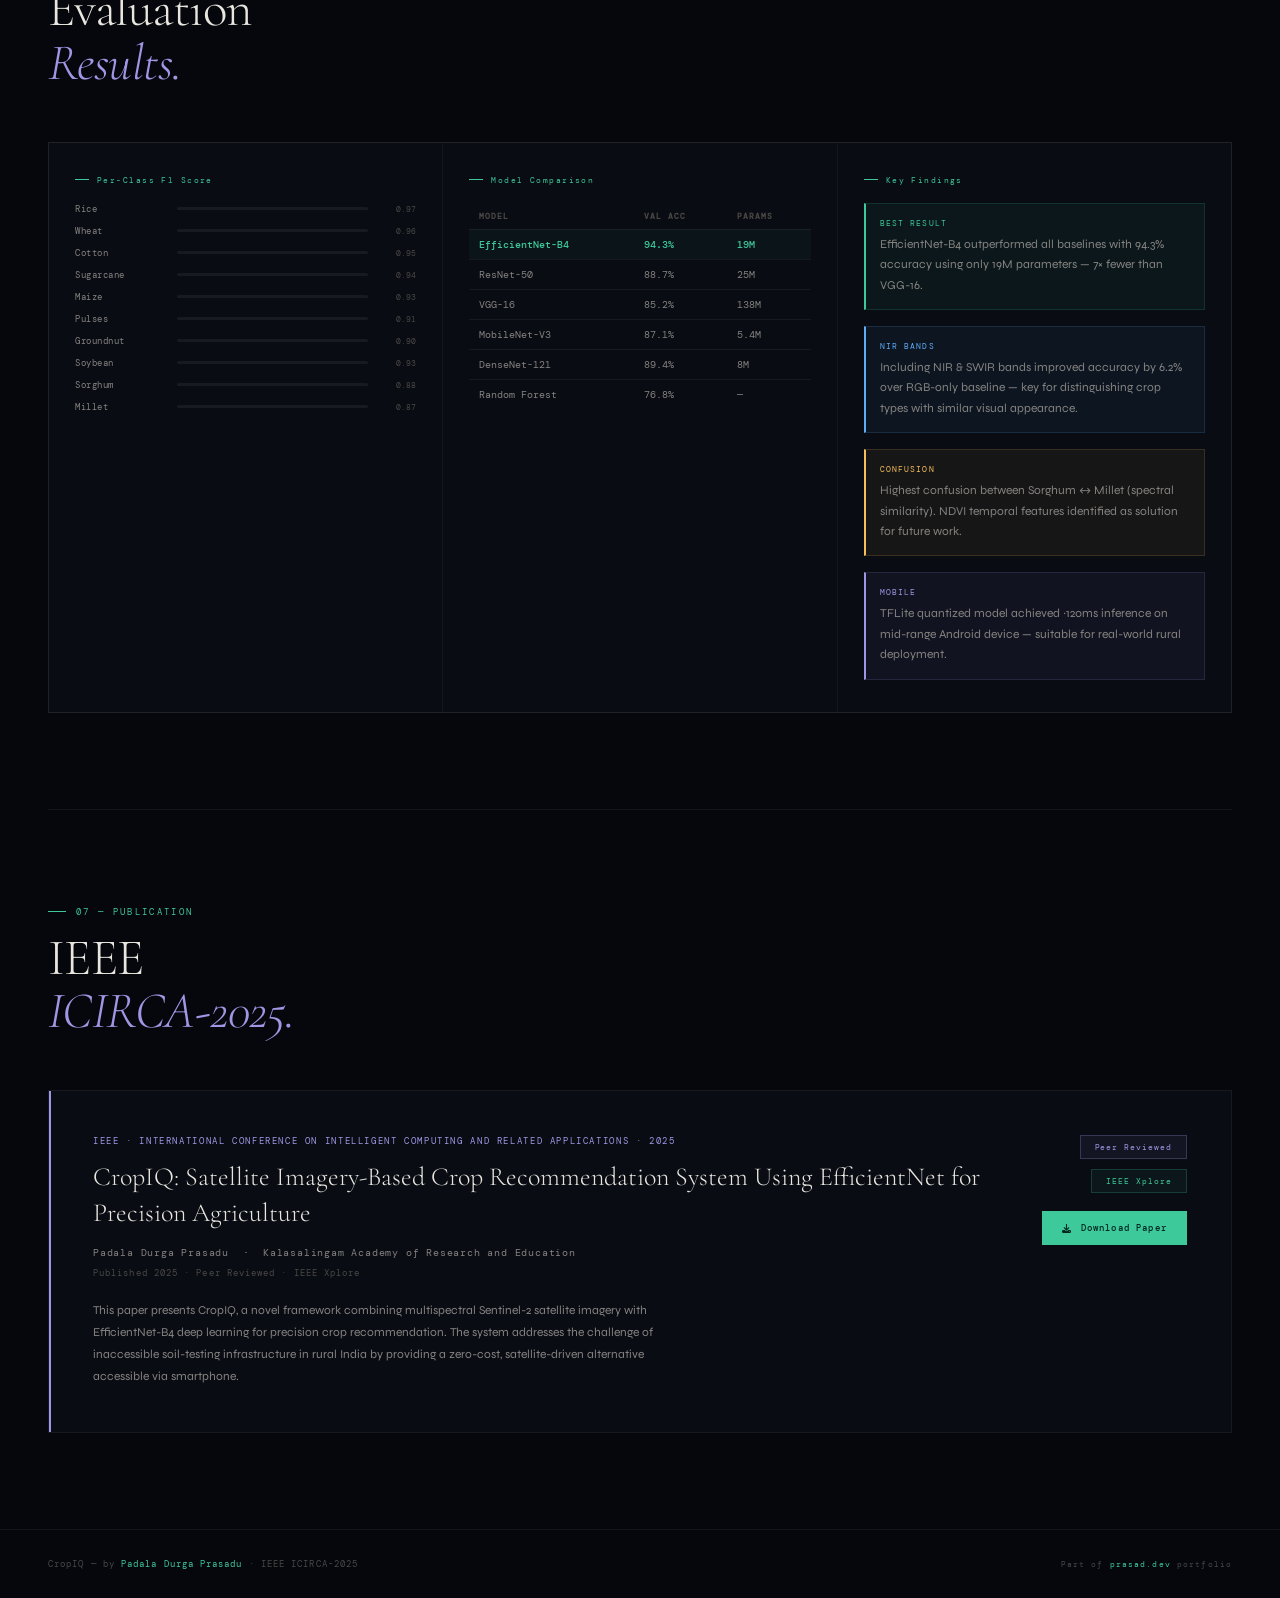
<file: cropiq.html>
<!DOCTYPE html>
<html lang="en">
<head>
  <meta charset="UTF-8">
  <meta name="viewport" content="width=device-width, initial-scale=1.0">
  <title>CropIQ — Project Dashboard</title>
  <link rel="icon" href="favicon.jpg" type="image/jpg">
  <link rel="preconnect" href="https://fonts.googleapis.com">
  <link href="https://fonts.googleapis.com/css2?family=Cormorant+Garamond:ital,wght@0,300;0,400;0,600;1,300;1,400&family=DM+Mono:wght@300;400;500&family=Syne:wght@400;500;600;700;800&display=swap" rel="stylesheet">
  <link rel="stylesheet" href="https://cdnjs.cloudflare.com/ajax/libs/font-awesome/6.5.0/css/all.min.css">
<style>
:root{
  --bg:#05070C;--bg2:#090C13;--bg3:#0E1119;--bg4:#131720;
  --green:#3EC99A;--green2:rgba(62,201,154,.12);--green3:rgba(62,201,154,.06);
  --amber:#F5BE5A;--violet:#9F97E5;--red:#ED6A6A;--sky:#5EADF7;
  --text:#E8E6DF;--text2:#858380;--text3:#4A4846;
  --border:rgba(255,255,255,.055);--border2:rgba(255,255,255,.10);
  --mono:'DM Mono',monospace;--serif:'Cormorant Garamond',serif;--sans:'Syne',sans-serif;
  --ease:cubic-bezier(0.16,1,0.3,1);
}
*,*::before,*::after{margin:0;padding:0;box-sizing:border-box}
html{scroll-behavior:smooth;font-size:16px}
body{background:var(--bg);color:var(--text);font-family:var(--sans);overflow-x:hidden;-webkit-font-smoothing:antialiased}
a{text-decoration:none;color:inherit}

/* grain */
body::before{content:'';position:fixed;inset:0;z-index:9000;
  background-image:url("data:image/svg+xml,%3Csvg viewBox='0 0 256 256' xmlns='http://www.w3.org/2000/svg'%3E%3Cfilter id='g'%3E%3CfeTurbulence type='fractalNoise' baseFrequency='.9' numOctaves='4' stitchTiles='stitch'/%3E%3C/filter%3E%3Crect width='100%25' height='100%25' filter='url(%23g)' opacity='.028'/%3E%3C/svg%3E");
  background-size:160px;pointer-events:none;opacity:.5}

/* ---- TOPBAR ---- */
.topbar{
  position:fixed;top:0;left:0;right:0;z-index:500;
  padding:16px 48px;
  display:flex;align-items:center;justify-content:space-between;
  background:rgba(5,7,12,.92);border-bottom:1px solid var(--border);
  backdrop-filter:blur(18px);
}
.topbar-left{display:flex;align-items:center;gap:20px}
.back-btn{
  font-family:var(--mono);font-size:9px;color:var(--text3);letter-spacing:.14em;
  display:flex;align-items:center;gap:7px;
  padding:6px 14px;border:1px solid var(--border2);
  transition:color .25s,border-color .25s;
}
.back-btn:hover{color:var(--green);border-color:rgba(62,201,154,.3)}
.topbar-title{font-family:var(--mono);font-size:10px;color:var(--text2);letter-spacing:.15em}
.topbar-title span{color:var(--green)}
.topbar-right{display:flex;align-items:center;gap:12px}
.badge-pub{
  font-family:var(--mono);font-size:8px;letter-spacing:.12em;
  padding:4px 12px;
  color:var(--violet);border:1px solid rgba(159,151,229,.25);background:rgba(159,151,229,.07);
}
.badge-done{
  font-family:var(--mono);font-size:8px;letter-spacing:.12em;
  padding:4px 12px;
  color:var(--green);border:1px solid rgba(62,201,154,.22);background:rgba(62,201,154,.06);
}

/* ---- HERO BANNER ---- */
.hero{
  min-height:100vh;display:grid;align-content:center;
  padding:120px 48px 80px;
  position:relative;overflow:hidden;
}
.hero-bg{
  position:absolute;inset:0;
  background:
    radial-gradient(ellipse 70% 60% at 60% 40%,rgba(62,201,154,.06) 0%,transparent 65%),
    radial-gradient(ellipse 50% 45% at 15% 75%,rgba(94,173,247,.04) 0%,transparent 60%),
    radial-gradient(ellipse 40% 35% at 90% 85%,rgba(245,190,90,.04) 0%,transparent 55%);
}
.hero-grid{
  position:absolute;inset:0;
  background-image:linear-gradient(rgba(255,255,255,.014) 1px,transparent 1px),linear-gradient(90deg,rgba(255,255,255,.014) 1px,transparent 1px);
  background-size:56px 56px;
  mask-image:radial-gradient(ellipse 90% 80% at 50% 50%,black,transparent);
}
/* satellite SVG decoration */
.hero-deco{
  position:absolute;right:4%;top:50%;transform:translateY(-50%);
  opacity:.9;pointer-events:none;
  animation:fadeIn .8s 1s both;
}

.hero-tag{
  font-family:var(--mono);font-size:9px;color:var(--green);letter-spacing:.22em;
  margin-bottom:28px;display:flex;align-items:center;gap:12px;
  animation:fadeUp .8s .2s both;
}
.hero-tag::before{content:'';width:28px;height:1px;background:var(--green)}
.hero-title{
  font-family:var(--serif);
  font-size:clamp(56px,8vw,116px);font-weight:300;
  line-height:.9;letter-spacing:-.025em;
  overflow:hidden;margin-bottom:12px;
}
.ht-line{
  display:block;animation:slideUp 1s var(--ease) both;
}
.ht-line:nth-child(1){animation-delay:.3s}
.ht-line:nth-child(2){animation-delay:.44s;color:var(--green);font-style:italic}
.hero-sub{
  font-family:var(--mono);font-size:12px;color:var(--text2);
  letter-spacing:.1em;line-height:1.9;
  max-width:600px;margin-bottom:48px;
  animation:fadeUp .9s .7s both;
}
.hero-sub em{color:var(--amber);font-style:normal}
.hero-acts{display:flex;gap:12px;animation:fadeUp .8s .9s both}

.btn-primary{
  display:inline-flex;align-items:center;gap:8px;
  background:var(--green);color:#042820;
  font-family:var(--mono);font-size:10px;font-weight:500;letter-spacing:.13em;
  padding:13px 28px;
  transition:transform .25s,box-shadow .25s;
}
.btn-primary:hover{transform:translateY(-2px);box-shadow:0 10px 32px rgba(62,201,154,.2)}
.btn-ghost{
  display:inline-flex;align-items:center;gap:8px;
  color:var(--text2);font-family:var(--mono);font-size:10px;letter-spacing:.13em;
  padding:13px 24px;border:1px solid var(--border2);
  transition:color .25s,border-color .25s;
}
.btn-ghost:hover{color:var(--text);border-color:rgba(255,255,255,.25)}

/* hero stat bar */
.hero-stats{
  display:flex;gap:0;border:1px solid var(--border);
  margin-top:64px;
  animation:fadeUp .8s 1.1s both;
}
.h-stat{
  flex:1;padding:20px 24px;
  border-right:1px solid var(--border);
  transition:background .25s;
}
.h-stat:last-child{border-right:none}
.h-stat:hover{background:var(--bg3)}
.h-stat-n{font-family:var(--serif);font-size:36px;font-weight:300;color:var(--text);display:block;line-height:1}
.h-stat-l{font-family:var(--mono);font-size:8px;color:var(--text3);letter-spacing:.16em;display:block;margin-top:4px}

/* ---- LAYOUT ---- */
.page{max-width:1400px;margin:0 auto;padding:0 48px}
.section{padding:96px 0;border-top:1px solid var(--border)}
.section-tag{
  font-family:var(--mono);font-size:9px;color:var(--green);letter-spacing:.26em;
  margin-bottom:14px;display:flex;align-items:center;gap:10px;
}
.section-tag::before{content:'';width:18px;height:1px;background:var(--green)}
.section-title{
  font-family:var(--serif);font-size:clamp(32px,4vw,58px);font-weight:300;
  line-height:1.04;letter-spacing:-.01em;margin-bottom:12px;
}
.section-title em{font-style:italic;color:var(--violet)}

/* reveal */
.rv{opacity:0;transform:translateY(24px);transition:opacity .8s var(--ease),transform .8s var(--ease)}
.rv.on{opacity:1;transform:none}
.rv1{transition-delay:.1s}.rv2{transition-delay:.2s}.rv3{transition-delay:.3s}.rv4{transition-delay:.42s}

/* ---- OVERVIEW GRID ---- */
.overview-g{
  display:grid;grid-template-columns:1.1fr .9fr;
  gap:1px;background:var(--border);border:1px solid var(--border);
  margin-top:52px;
}
.ov-col{background:var(--bg2);padding:44px 38px}
.ov-col p{font-size:14px;color:var(--text2);line-height:1.95;margin-bottom:14px}
.ov-col p strong{color:var(--text);font-weight:500}

.problem-box{
  background:var(--bg3);border:1px solid var(--border);
  padding:28px;margin-top:24px;position:relative;overflow:hidden;
}
.problem-box::before{content:'';position:absolute;left:0;top:0;width:2px;height:100%;background:var(--amber)}
.problem-box-tag{font-family:var(--mono);font-size:8px;color:var(--amber);letter-spacing:.18em;margin-bottom:10px;display:block}
.problem-box p{font-family:var(--sans);font-size:13px;color:var(--text2);line-height:1.85;margin:0}

.ov-right{background:var(--bg3);padding:44px 38px;display:flex;flex-direction:column;gap:0}
.info-row{
  display:flex;justify-content:space-between;align-items:center;
  padding:12px 0;border-bottom:1px solid var(--border);
}
.info-row:last-child{border-bottom:none}
.ir-lbl{font-family:var(--mono);font-size:8px;color:var(--text3);letter-spacing:.15em}
.ir-val{font-family:var(--sans);font-size:12px;color:var(--text);font-weight:500}
.ir-badge{
  font-family:var(--mono);font-size:8px;padding:2px 9px;letter-spacing:.09em;
  color:var(--green);border:1px solid rgba(62,201,154,.22);background:rgba(62,201,154,.06);
}

/* ---- ARCHITECTURE FLOW ---- */
.arch-wrap{margin-top:52px}
.arch-flow{
  display:grid;grid-template-columns:repeat(5,1fr);
  gap:1px;background:var(--border);border:1px solid var(--border);
  position:relative;
}
.arch-arrow{
  position:absolute;top:50%;transform:translateY(-50%);
  font-size:16px;color:var(--text3);
  pointer-events:none;z-index:2;
}
.arch-step{
  background:var(--bg2);padding:32px 20px;
  text-align:center;position:relative;overflow:hidden;
  transition:background .3s;
}
.arch-step:hover{background:var(--bg3)}
.arch-step::after{
  content:'';position:absolute;bottom:0;left:0;
  width:0;height:2px;background:var(--step-col,var(--green));
  transition:width .5s var(--ease);
}
.arch-step:hover::after{width:100%}
.arch-icon{
  width:48px;height:48px;border-radius:50%;
  display:flex;align-items:center;justify-content:center;
  margin:0 auto 16px;font-size:20px;
  border:1px solid var(--step-col,var(--green));
  color:var(--step-col,var(--green));
  background:rgba(62,201,154,.06);
}
.arch-num{font-family:var(--mono);font-size:8px;color:var(--text3);letter-spacing:.15em;margin-bottom:8px;display:block}
.arch-name{font-family:var(--sans);font-size:13px;font-weight:600;color:var(--text);margin-bottom:6px}
.arch-desc{font-family:var(--sans);font-size:11px;color:var(--text3);line-height:1.7}

/* connector arrows between steps */
.arch-connector{
  display:flex;align-items:center;justify-content:center;
  background:var(--bg);padding:0 8px;
  position:relative;
}
.arch-connector::after{
  content:'→';font-family:var(--mono);font-size:18px;
  color:var(--text3);
}

/* ---- METRICS DASHBOARD ---- */
.metrics-g{
  display:grid;grid-template-columns:repeat(4,1fr);
  gap:1px;background:var(--border);border:1px solid var(--border);
  margin-top:52px;
}
.metric-card{background:var(--bg2);padding:32px 26px;transition:background .3s;position:relative;overflow:hidden}
.metric-card:hover{background:var(--bg3)}
.metric-card::before{
  content:'';position:absolute;top:0;left:0;right:0;height:2px;
  background:var(--mc,var(--green));
  transform:scaleX(0);transform-origin:left;
  transition:transform .5s var(--ease);
}
.metric-card:hover::before{transform:scaleX(1)}
.metric-label{font-family:var(--mono);font-size:8px;color:var(--text3);letter-spacing:.17em;margin-bottom:12px;display:block}
.metric-val{font-family:var(--serif);font-size:52px;font-weight:300;line-height:1;display:block}
.metric-unit{font-family:var(--mono);font-size:10px;color:var(--text2);margin-top:4px;display:block;letter-spacing:.08em}
.metric-bar{height:2px;background:rgba(255,255,255,.06);margin-top:16px;border-radius:1px;overflow:hidden}
.metric-bar-fill{height:100%;border-radius:1px;transition:width 1.4s var(--ease)}

/* ---- TECH STACK ---- */
.tech-g{
  display:grid;grid-template-columns:repeat(3,1fr);
  gap:1px;background:var(--border);border:1px solid var(--border);
  margin-top:52px;
}
.tech-card{background:var(--bg2);padding:28px 24px;transition:background .3s;position:relative;overflow:hidden}
.tech-card:hover{background:var(--bg3)}
.tech-card::after{
  content:'';position:absolute;bottom:0;left:0;width:0;height:1px;
  background:var(--tc,var(--green));transition:width .5s var(--ease);
}
.tech-card:hover::after{width:100%}
.tech-layer{font-family:var(--mono);font-size:8px;color:var(--tc,var(--green));letter-spacing:.18em;margin-bottom:12px;display:block}
.tech-name{font-family:var(--sans);font-size:15px;font-weight:600;color:var(--text);margin-bottom:7px}
.tech-desc{font-family:var(--sans);font-size:12px;color:var(--text2);line-height:1.75;margin-bottom:14px}
.tech-tags{display:flex;flex-wrap:wrap;gap:4px}
.tech-tag{font-family:var(--mono);font-size:8px;color:var(--text3);letter-spacing:.07em;padding:2px 7px;border:1px solid var(--border2)}

/* ---- DATASET SECTION ---- */
.dataset-g{
  display:grid;grid-template-columns:1fr 1fr;
  gap:1px;background:var(--border);border:1px solid var(--border);
  margin-top:52px;
}
.ds-col{background:var(--bg2);padding:40px 36px}
.ds-col-dark{background:var(--bg3);padding:40px 36px}
.ds-title{font-family:var(--sans);font-size:14px;font-weight:600;color:var(--text);margin-bottom:20px}

/* satellite grid visual */
.sat-grid{
  display:grid;grid-template-columns:repeat(8,1fr);
  gap:3px;margin-top:16px;
}
.sat-cell{
  aspect-ratio:1;border-radius:2px;
  animation:satPulse 3s infinite;
}
@keyframes satPulse{0%,100%{opacity:.6}50%{opacity:1}}

.class-bars{display:flex;flex-direction:column;gap:10px}
.cb-row{display:flex;align-items:center;gap:12px}
.cb-crop{font-family:var(--mono);font-size:9px;color:var(--text2);width:90px;flex-shrink:0;letter-spacing:.06em}
.cb-track{flex:1;height:3px;background:rgba(255,255,255,.06);border-radius:2px;overflow:hidden}
.cb-fill{height:100%;border-radius:2px;transition:width 1.3s var(--ease)}
.cb-n{font-family:var(--mono);font-size:8px;color:var(--text3);width:36px;text-align:right}

/* ---- RESULTS SECTION ---- */
.results-g{
  display:grid;grid-template-columns:1fr 1fr 1fr;
  gap:1px;background:var(--border);border:1px solid var(--border);
  margin-top:52px;
}
.result-card{background:var(--bg2);padding:32px 26px}
.result-title{font-family:var(--mono);font-size:8px;color:var(--green);letter-spacing:.18em;margin-bottom:18px;display:flex;align-items:center;gap:8px}
.result-title::before{content:'';width:14px;height:1px;background:var(--green)}

/* confusion matrix style */
.cm-wrap{font-family:var(--mono);font-size:10px}
.cm-header{display:flex;margin-bottom:4px;color:var(--text3)}
.cm-header span{flex:1;text-align:center;font-size:7px;letter-spacing:.06em}
.cm-row{display:flex;align-items:center;gap:2px;margin-bottom:2px}
.cm-lbl{font-size:7px;color:var(--text3);width:40px;flex-shrink:0;letter-spacing:.04em}
.cm-cell{
  flex:1;height:28px;display:flex;align-items:center;justify-content:center;
  font-size:9px;border-radius:2px;
  transition:opacity .3s;
}

/* comparison table */
.comp-table{width:100%;border-collapse:collapse}
.comp-table th{font-family:var(--mono);font-size:8px;color:var(--text3);letter-spacing:.12em;padding:8px 10px;border-bottom:1px solid var(--border);text-align:left}
.comp-table td{font-family:var(--mono);font-size:10px;color:var(--text2);padding:8px 10px;border-bottom:1px solid var(--border)}
.comp-table tr:last-child td{border-bottom:none}
.comp-table .best{color:var(--green);font-weight:500}
.comp-table tr.highlight{background:rgba(62,201,154,.04)}

/* ---- PUBLICATION ---- */
.pub-box{
  background:var(--bg2);border:1px solid var(--border);
  padding:44px;margin-top:52px;position:relative;overflow:hidden;
  display:grid;grid-template-columns:1fr auto;gap:48px;align-items:start;
}
.pub-box::before{content:'';position:absolute;left:0;top:0;width:2px;height:100%;background:var(--violet)}
.pub-conference{font-family:var(--mono);font-size:9px;color:var(--violet);letter-spacing:.18em;margin-bottom:12px;display:block}
.pub-title{font-family:var(--serif);font-size:26px;font-weight:300;color:var(--text);line-height:1.4;margin-bottom:14px}
.pub-authors{font-family:var(--mono);font-size:10px;color:var(--text2);letter-spacing:.08em;margin-bottom:8px}
.pub-year{font-family:var(--mono);font-size:9px;color:var(--text3);letter-spacing:.12em}
.pub-right{display:flex;flex-direction:column;gap:10px;align-items:flex-end;flex-shrink:0}
.pub-badge{
  font-family:var(--mono);font-size:8px;letter-spacing:.12em;
  padding:6px 14px;white-space:nowrap;
}

/* ---- FOOTER ---- */
.dash-footer{
  background:var(--bg);border-top:1px solid var(--border);
  padding:28px 48px;
  display:flex;align-items:center;justify-content:space-between;
}
.df-l{font-family:var(--mono);font-size:9px;color:var(--text3);letter-spacing:.12em}
.df-l span{color:var(--green)}
.df-r{font-family:var(--mono);font-size:8px;color:var(--text3);letter-spacing:.14em}

/* ---- KEYFRAMES ---- */
@keyframes fadeUp{from{opacity:0;transform:translateY(20px)}to{opacity:1;transform:none}}
@keyframes slideUp{from{opacity:0;transform:translateY(110%)}to{opacity:1;transform:none}}
@keyframes fadeIn{from{opacity:0}to{opacity:1}}

/* ---- MOBILE ---- */
@media(max-width:900px){
  .topbar{padding:12px 20px}.hero{padding:100px 20px 60px}
  .page{padding:0 20px}
  .overview-g,.dataset-g,.results-g{grid-template-columns:1fr}
  .arch-flow{grid-template-columns:1fr 1fr;gap:1px}
  .metrics-g{grid-template-columns:repeat(2,1fr)}
  .tech-g{grid-template-columns:1fr}
  .pub-box{grid-template-columns:1fr}
  .hero-stats{display:none}
}
</style>
</head>
<body>

<!-- TOPBAR -->
<div class="topbar">
  <div class="topbar-left">
    <a href="index.html" class="back-btn"><i class="fas fa-arrow-left"></i> Back to Portfolio</a>
    <span class="topbar-title">CropIQ &nbsp;<span>/</span>&nbsp; Project Dashboard</span>
  </div>
  <div class="topbar-right">
    <span class="badge-pub">IEEE ICIRCA-2025</span>
    <span class="badge-done">Completed</span>
  </div>
</div>

<!-- HERO BANNER -->
<section class="hero">
  <div class="hero-bg"></div>
  <div class="hero-grid"></div>

  <!-- Satellite SVG decoration -->
  <div class="hero-deco">
    <svg width="340" height="340" viewBox="0 0 340 340" fill="none" xmlns="http://www.w3.org/2000/svg">
      <!-- orbit rings -->
      <circle cx="170" cy="170" r="160" stroke="rgba(62,201,154,.06)" stroke-width="1"/>
      <circle cx="170" cy="170" r="120" stroke="rgba(94,173,247,.05)" stroke-width="1" stroke-dasharray="5 9"/>
      <circle cx="170" cy="170" r="80"  stroke="rgba(245,190,90,.04)" stroke-width="1"/>
      <!-- satellite body -->
      <rect x="154" y="154" width="32" height="32" rx="4" fill="rgba(62,201,154,.12)" stroke="rgba(62,201,154,.35)" stroke-width="1.5"/>
      <rect x="160" y="160" width="20" height="20" rx="2" fill="rgba(62,201,154,.2)"/>
      <!-- solar panels -->
      <rect x="108" y="161" width="40" height="18" rx="2" fill="none" stroke="rgba(62,201,154,.22)" stroke-width="1"/>
      <rect x="192" y="161" width="40" height="18" rx="2" fill="none" stroke="rgba(62,201,154,.22)" stroke-width="1"/>
      <!-- panel cells -->
      <line x1="121" y1="161" x2="121" y2="179" stroke="rgba(62,201,154,.15)" stroke-width=".5"/>
      <line x1="134" y1="161" x2="134" y2="179" stroke="rgba(62,201,154,.15)" stroke-width=".5"/>
      <line x1="205" y1="161" x2="205" y2="179" stroke="rgba(62,201,154,.15)" stroke-width=".5"/>
      <line x1="218" y1="161" x2="218" y2="179" stroke="rgba(62,201,154,.15)" stroke-width=".5"/>
      <!-- signal beam -->
      <line x1="170" y1="186" x2="170" y2="320" stroke="rgba(62,201,154,.12)" stroke-width="1" stroke-dasharray="4 6"/>
      <!-- scan target on ground -->
      <rect x="148" y="304" width="44" height="28" rx="2" fill="none" stroke="rgba(62,201,154,.2)" stroke-width="1"/>
      <rect x="156" y="310" width="28" height="16" rx="1" fill="rgba(62,201,154,.08)"/>
      <!-- corner brackets -->
      <path d="M148 310 L148 304 L154 304" stroke="rgba(62,201,154,.4)" stroke-width="1.5" fill="none"/>
      <path d="M192 304 L192 304 L186 304" stroke="rgba(62,201,154,.4)" stroke-width="1.5" fill="none"/>
      <path d="M192 310 L192 332 L186 332" stroke="rgba(62,201,154,.4)" stroke-width="1.5" fill="none"/>
      <path d="M148 332 L148 332 L154 332" stroke="rgba(62,201,154,.4)" stroke-width="1.5" fill="none"/>
      <!-- orbit dots -->
      <circle cx="170" cy="10"  r="3" fill="rgba(62,201,154,.5)"/>
      <circle cx="330" cy="170" r="2" fill="rgba(94,173,247,.4)"/>
      <circle cx="50"  cy="220" r="2" fill="rgba(245,190,90,.4)"/>
    </svg>
  </div>

  <div>
    <div class="hero-tag">AI-POWERED CROP INTELLIGENCE SYSTEM</div>
    <h1 class="hero-title">
      <span class="ht-line">CropIQ</span>
      <span class="ht-line">Dashboard</span>
    </h1>
    <p class="hero-sub">
      Satellite imagery-based crop recommendation system using <em>EfficientNet-B4</em>.<br>
      IEEE ICIRCA-2025 published · Android prototype · 94.3% validation accuracy.
    </p>
    <div class="hero-acts">
      <a href="final_report.pdf" download class="btn-primary"><i class="fas fa-download"></i> Download Report</a>
      <a href="Cropiq Research Paper.pdf" download class="btn-ghost"><i class="fas fa-file-alt"></i> Research Paper</a>
    </div>

    <div class="hero-stats">
      <div class="h-stat"><span class="h-stat-n" style="color:var(--green)">94.3%</span><span class="h-stat-l">Validation Accuracy</span></div>
      <div class="h-stat"><span class="h-stat-n">10</span><span class="h-stat-l">Crop Classes</span></div>
      <div class="h-stat"><span class="h-stat-n" style="color:var(--sky)">Sentinel-2</span><span class="h-stat-l">Satellite Source</span></div>
      <div class="h-stat"><span class="h-stat-n" style="color:var(--violet)">B4</span><span class="h-stat-l">EfficientNet Variant</span></div>
      <div class="h-stat"><span class="h-stat-n" style="color:var(--amber)">IEEE</span><span class="h-stat-l">Published 2025</span></div>
    </div>
  </div>
</section>

<div class="page">

  <!-- OVERVIEW -->
  <section class="section">
    <div class="section-tag rv">01 — OVERVIEW</div>
    <h2 class="section-title rv rv1">What is<br><em>CropIQ?</em></h2>

    <div class="overview-g">
      <div class="ov-col rv rv2">
        <p>
          <strong>CropIQ</strong> is an AI-powered crop recommendation system that leverages
          multispectral satellite imagery from the <strong>Sentinel-2</strong> constellation to
          identify optimal crops for a given region. Unlike traditional soil-sampling methods,
          CropIQ processes <strong>remote sensing data</strong> — making recommendations
          accessible without physical fieldwork.
        </p>
        <p>
          The system uses a fine-tuned <strong>EfficientNet-B4</strong> convolutional neural
          network trained on spectral band combinations (RGB + NIR + SWIR) to classify land
          into 10 major crop categories with 94.3% validation accuracy.
        </p>
        <p>
          An Android mobile application allows farmers to select their location, fetch
          satellite imagery automatically, and receive crop recommendations with confidence
          scores in real-time.
        </p>
        <div class="problem-box">
          <span class="problem-box-tag">PROBLEM STATEMENT</span>
          <p>Indian farmers lose 15–20% of potential yield annually due to unsuitable crop selection. Soil testing is expensive and inaccessible in rural areas. CropIQ provides a zero-cost, satellite-driven alternative that any farmer with a smartphone can use.</p>
        </div>
      </div>

      <div class="ov-right rv rv3">
        <div class="info-row"><span class="ir-lbl">PROJECT TYPE</span><span class="ir-val">Final Year Research Project</span></div>
        <div class="info-row"><span class="ir-lbl">DOMAIN</span><span class="ir-val">AgriTech · Computer Vision</span></div>
        <div class="info-row"><span class="ir-lbl">MODEL</span><span class="ir-val">EfficientNet-B4 (Transfer Learning)</span></div>
        <div class="info-row"><span class="ir-lbl">DATA SOURCE</span><span class="ir-val">Sentinel-2 Multispectral</span></div>
        <div class="info-row"><span class="ir-lbl">PLATFORM</span><span class="ir-val">Android (Kotlin) + Python Backend</span></div>
        <div class="info-row"><span class="ir-lbl">FRAMEWORK</span><span class="ir-val">PyTorch · FastAPI · TensorFlow Lite</span></div>
        <div class="info-row"><span class="ir-lbl">DATASET SIZE</span><span class="ir-val">~12,000 labeled satellite patches</span></div>
        <div class="info-row"><span class="ir-lbl">CO-AUTHOR</span><span class="ir-val">Yashwant (KARE)</span></div>
        <div class="info-row"><span class="ir-lbl">PUBLICATION</span><span class="ir-badge">IEEE ICIRCA-2025</span></div>
        <div class="info-row"><span class="ir-lbl">STATUS</span><span class="ir-badge">Completed · Published</span></div>
      </div>
    </div>
  </section>

  <!-- ARCHITECTURE -->
  <section class="section">
    <div class="section-tag rv">02 — ARCHITECTURE</div>
    <h2 class="section-title rv rv1">System<br><em>Pipeline.</em></h2>
    <p class="rv rv2" style="font-family:var(--mono);font-size:10px;color:var(--text3);letter-spacing:.1em;margin-top:-6px">End-to-end flow from satellite to crop recommendation</p>

    <div class="arch-wrap rv rv2">
      <div class="arch-flow">

        <div class="arch-step" style="--step-col:var(--sky)">
          <div class="arch-icon" style="border-color:var(--sky);color:var(--sky);background:rgba(94,173,247,.07)">
            <i class="fas fa-satellite"></i>
          </div>
          <span class="arch-num">STEP 01</span>
          <div class="arch-name">Satellite Capture</div>
          <div class="arch-desc">Sentinel-2 L2A multispectral imagery fetched via Copernicus Open Access Hub. 13 spectral bands at 10m–60m resolution.</div>
        </div>

        <div class="arch-step" style="--step-col:var(--violet)">
          <div class="arch-icon" style="border-color:var(--violet);color:var(--violet);background:rgba(159,151,229,.07)">
            <i class="fas fa-sliders-h"></i>
          </div>
          <span class="arch-num">STEP 02</span>
          <div class="arch-name">Preprocessing</div>
          <div class="arch-desc">Band selection (B2, B3, B4, B8, B11, B12), atmospheric correction, NDVI computation, patch extraction (64×64px), normalization.</div>
        </div>

        <div class="arch-step" style="--step-col:var(--green)">
          <div class="arch-icon" style="border-color:var(--green);color:var(--green);background:rgba(62,201,154,.07)">
            <i class="fas fa-brain"></i>
          </div>
          <span class="arch-num">STEP 03</span>
          <div class="arch-name">EfficientNet-B4</div>
          <div class="arch-desc">Fine-tuned EfficientNet-B4 with modified input layer (6 channels). ImageNet pretrained weights, custom classification head for 10 crop classes.</div>
        </div>

        <div class="arch-step" style="--step-col:var(--amber)">
          <div class="arch-icon" style="border-color:var(--amber);color:var(--amber);background:rgba(245,190,90,.07)">
            <i class="fas fa-chart-bar"></i>
          </div>
          <span class="arch-num">STEP 04</span>
          <div class="arch-name">Classification</div>
          <div class="arch-desc">Softmax output over 10 crop classes. Confidence score, top-3 recommendations, regional suitability scoring with seasonal context.</div>
        </div>

        <div class="arch-step" style="--step-col:#ED6A6A">
          <div class="arch-icon" style="border-color:#ED6A6A;color:#ED6A6A;background:rgba(237,106,106,.07)">
            <i class="fas fa-mobile-alt"></i>
          </div>
          <span class="arch-num">STEP 05</span>
          <div class="arch-name">Android App</div>
          <div class="arch-desc">Kotlin app fetches GPS coordinates, calls FastAPI backend, displays recommendations with confidence bars, crop calendar, and soil tips.</div>
        </div>

      </div>
    </div>
  </section>

  <!-- METRICS -->
  <section class="section">
    <div class="section-tag rv">03 — PERFORMANCE METRICS</div>
    <h2 class="section-title rv rv1">Model<br><em>Accuracy.</em></h2>

    <div class="metrics-g">
      <div class="metric-card rv rv1" style="--mc:var(--green)">
        <span class="metric-label">VALIDATION ACCURACY</span>
        <span class="metric-val" style="color:var(--green)">94.3<span style="font-size:24px">%</span></span>
        <span class="metric-unit">On held-out test set</span>
        <div class="metric-bar"><div class="metric-bar-fill" style="width:0%;background:var(--green)" data-w="94.3%"></div></div>
      </div>
      <div class="metric-card rv rv2" style="--mc:var(--sky)">
        <span class="metric-label">TRAINING ACCURACY</span>
        <span class="metric-val" style="color:var(--sky)">97.1<span style="font-size:24px">%</span></span>
        <span class="metric-unit">After 40 epochs fine-tuning</span>
        <div class="metric-bar"><div class="metric-bar-fill" style="width:0%;background:var(--sky)" data-w="97.1%"></div></div>
      </div>
      <div class="metric-card rv rv3" style="--mc:var(--violet)">
        <span class="metric-label">MACRO F1-SCORE</span>
        <span class="metric-val" style="color:var(--violet)">0.93<span style="font-size:24px"> </span></span>
        <span class="metric-unit">Across all 10 crop classes</span>
        <div class="metric-bar"><div class="metric-bar-fill" style="width:0%;background:var(--violet)" data-w="93%"></div></div>
      </div>
      <div class="metric-card rv rv4" style="--mc:var(--amber)">
        <span class="metric-label">INFERENCE TIME</span>
        <span class="metric-val" style="color:var(--amber)">~120<span style="font-size:24px">ms</span></span>
        <span class="metric-unit">Per patch on Android (TFLite)</span>
        <div class="metric-bar"><div class="metric-bar-fill" style="width:0%;background:var(--amber)" data-w="60%"></div></div>
      </div>
    </div>
  </section>

  <!-- TECH STACK -->
  <section class="section">
    <div class="section-tag rv">04 — TECHNOLOGY STACK</div>
    <h2 class="section-title rv rv1">Built<br><em>With.</em></h2>

    <div class="tech-g">
      <div class="tech-card rv rv1" style="--tc:var(--sky)">
        <span class="tech-layer">DATA LAYER</span>
        <div class="tech-name">Satellite Imagery Pipeline</div>
        <div class="tech-desc">Copernicus Open Access Hub for Sentinel-2 L2A data. GDAL for geospatial processing, Rasterio for band manipulation, Geopandas for regional masking.</div>
        <div class="tech-tags"><span class="tech-tag">Sentinel-2</span><span class="tech-tag">GDAL</span><span class="tech-tag">Rasterio</span><span class="tech-tag">NumPy</span><span class="tech-tag">Geopandas</span></div>
      </div>
      <div class="tech-card rv rv2" style="--tc:var(--green)">
        <span class="tech-layer">MODEL LAYER</span>
        <div class="tech-name">Deep Learning — EfficientNet-B4</div>
        <div class="tech-desc">PyTorch with torchvision for model training. Transfer learning from ImageNet. Custom 6-channel input layer, dropout regularization, AdamW optimizer with cosine LR schedule.</div>
        <div class="tech-tags"><span class="tech-tag">PyTorch</span><span class="tech-tag">EfficientNet-B4</span><span class="tech-tag">Transfer Learning</span><span class="tech-tag">AdamW</span><span class="tech-tag">TFLite</span></div>
      </div>
      <div class="tech-card rv rv3" style="--tc:var(--violet)">
        <span class="tech-layer">API LAYER</span>
        <div class="tech-name">FastAPI Backend</div>
        <div class="tech-desc">REST API built with FastAPI serving model inference. Accepts GPS coordinates, fetches satellite tile, preprocesses, runs model, returns ranked crop recommendations as JSON.</div>
        <div class="tech-tags"><span class="tech-tag">FastAPI</span><span class="tech-tag">Python</span><span class="tech-tag">Pydantic</span><span class="tech-tag">Uvicorn</span><span class="tech-tag">REST API</span></div>
      </div>
      <div class="tech-card rv rv1" style="--tc:var(--amber)">
        <span class="tech-layer">MOBILE LAYER</span>
        <div class="tech-name">Android App — Kotlin</div>
        <div class="tech-desc">Native Android app in Kotlin with GPS integration, Retrofit for API calls, custom RecyclerView for crop cards, offline TFLite fallback for poor connectivity areas.</div>
        <div class="tech-tags"><span class="tech-tag">Kotlin</span><span class="tech-tag">Retrofit</span><span class="tech-tag">TFLite</span><span class="tech-tag">GPS API</span><span class="tech-tag">Material UI</span></div>
      </div>
      <div class="tech-card rv rv2" style="--tc:#ED6A6A">
        <span class="tech-layer">TRAINING LAYER</span>
        <div class="tech-name">Training Infrastructure</div>
        <div class="tech-desc">Trained on Google Colab Pro (A100 GPU). Data augmentation: random flips, rotation, spectral jitter. Class-weighted loss to handle imbalance across crop types.</div>
        <div class="tech-tags"><span class="tech-tag">Colab Pro</span><span class="tech-tag">A100 GPU</span><span class="tech-tag">Augmentation</span><span class="tech-tag">Wandb</span><span class="tech-tag">Cross-Entropy</span></div>
      </div>
      <div class="tech-card rv rv3" style="--tc:var(--sky)">
        <span class="tech-layer">EVALUATION LAYER</span>
        <div class="tech-name">Metrics &amp; Validation</div>
        <div class="tech-desc">Scikit-learn for confusion matrix, classification report, per-class F1 scores. Stratified k-fold cross-validation. Grad-CAM visualizations to interpret model attention on satellite bands.</div>
        <div class="tech-tags"><span class="tech-tag">Scikit-learn</span><span class="tech-tag">Grad-CAM</span><span class="tech-tag">k-Fold CV</span><span class="tech-tag">Matplotlib</span><span class="tech-tag">Seaborn</span></div>
      </div>
    </div>
  </section>

  <!-- DATASET -->
  <section class="section">
    <div class="section-tag rv">05 — DATASET</div>
    <h2 class="section-title rv rv1">Data &amp;<br><em>Classes.</em></h2>

    <div class="dataset-g">
      <div class="ds-col rv rv2">
        <div class="ds-title">Sentinel-2 Band Visualization</div>
        <p style="font-family:var(--mono);font-size:9px;color:var(--text3);letter-spacing:.09em;line-height:1.8;margin-bottom:16px">
          64×64 pixel patches extracted from Sentinel-2 L2A tiles across 10 Indian agricultural zones. Each patch contains 6 spectral bands: B2 (Blue), B3 (Green), B4 (Red), B8 (NIR), B11 (SWIR-1), B12 (SWIR-2).
        </p>
        <!-- Simulated satellite patch grid -->
        <div class="sat-grid">
          <!-- Row 1: rice-like green patches -->
          <div class="sat-cell" style="background:#1a4d2e;animation-delay:0s"></div>
          <div class="sat-cell" style="background:#2d5a1b;animation-delay:.2s"></div>
          <div class="sat-cell" style="background:#1e5c24;animation-delay:.4s"></div>
          <div class="sat-cell" style="background:#3a6b1a;animation-delay:.1s"></div>
          <div class="sat-cell" style="background:#8B6914;animation-delay:.3s"></div>
          <div class="sat-cell" style="background:#7a5e10;animation-delay:.5s"></div>
          <div class="sat-cell" style="background:#6B4E0A;animation-delay:.2s"></div>
          <div class="sat-cell" style="background:#5a4208;animation-delay:.6s"></div>
          <div class="sat-cell" style="background:#2d5a1b;animation-delay:.15s"></div>
          <div class="sat-cell" style="background:#1a4d2e;animation-delay:.35s"></div>
          <div class="sat-cell" style="background:#4a8c2a;animation-delay:.55s"></div>
          <div class="sat-cell" style="background:#3a6b1a;animation-delay:.25s"></div>
          <div class="sat-cell" style="background:#8B4513;animation-delay:.45s"></div>
          <div class="sat-cell" style="background:#7a3d10;animation-delay:.1s"></div>
          <div class="sat-cell" style="background:#6a360e;animation-delay:.3s"></div>
          <div class="sat-cell" style="background:#5a2e0c;animation-delay:.5s"></div>
          <div class="sat-cell" style="background:#1e5c24;animation-delay:.2s"></div>
          <div class="sat-cell" style="background:#2a6b2e;animation-delay:.4s"></div>
          <div class="sat-cell" style="background:#1a4d2e;animation-delay:.6s"></div>
          <div class="sat-cell" style="background:#4a8c2a;animation-delay:.15s"></div>
          <div class="sat-cell" style="background:#c4a35a;animation-delay:.35s"></div>
          <div class="sat-cell" style="background:#b8924e;animation-delay:.55s"></div>
          <div class="sat-cell" style="background:#8B6914;animation-delay:.25s"></div>
          <div class="sat-cell" style="background:#7a5e10;animation-delay:.45s"></div>
          <div class="sat-cell" style="background:#3a6b1a;animation-delay:.1s"></div>
          <div class="sat-cell" style="background:#2d5a1b;animation-delay:.3s"></div>
          <div class="sat-cell" style="background:#1e5c24;animation-delay:.5s"></div>
          <div class="sat-cell" style="background:#4a8c2a;animation-delay:.2s"></div>
          <div class="sat-cell" style="background:#5a4208;animation-delay:.4s"></div>
          <div class="sat-cell" style="background:#6B4E0A;animation-delay:.6s"></div>
          <div class="sat-cell" style="background:#7a5e10;animation-delay:.15s"></div>
          <div class="sat-cell" style="background:#8B6914;animation-delay:.35s"></div>
        </div>
        <p style="font-family:var(--mono);font-size:8px;color:var(--text3);letter-spacing:.08em;margin-top:10px">
          ↑ Simulated false-colour composite (NIR-Red-Green bands) showing crop variation
        </p>
      </div>

      <div class="ds-col-dark rv rv3">
        <div class="ds-title">Crop Classes &amp; Distribution</div>
        <div class="class-bars">
          <div class="cb-row"><span class="cb-crop">Rice</span><div class="cb-track"><div class="cb-fill" style="width:0%;background:var(--green)" data-w="100%"></div></div><span class="cb-n">1,240</span></div>
          <div class="cb-row"><span class="cb-crop">Wheat</span><div class="cb-track"><div class="cb-fill" style="width:0%;background:var(--sky)" data-w="92%"></div></div><span class="cb-n">1,140</span></div>
          <div class="cb-row"><span class="cb-crop">Cotton</span><div class="cb-track"><div class="cb-fill" style="width:0%;background:var(--amber)" data-w="85%"></div></div><span class="cb-n">1,055</span></div>
          <div class="cb-row"><span class="cb-crop">Sugarcane</span><div class="cb-track"><div class="cb-fill" style="width:0%;background:var(--violet)" data-w="78%"></div></div><span class="cb-n">970</span></div>
          <div class="cb-row"><span class="cb-crop">Maize</span><div class="cb-track"><div class="cb-fill" style="width:0%;background:var(--green)" data-w="74%"></div></div><span class="cb-n">920</span></div>
          <div class="cb-row"><span class="cb-crop">Pulses</span><div class="cb-track"><div class="cb-fill" style="width:0%;background:var(--sky)" data-w="68%"></div></div><span class="cb-n">845</span></div>
          <div class="cb-row"><span class="cb-crop">Groundnut</span><div class="cb-track"><div class="cb-fill" style="width:0%;background:var(--amber)" data-w="64%"></div></div><span class="cb-n">795</span></div>
          <div class="cb-row"><span class="cb-crop">Soybean</span><div class="cb-track"><div class="cb-fill" style="width:0%;background:var(--violet)" data-w="59%"></div></div><span class="cb-n">735</span></div>
          <div class="cb-row"><span class="cb-crop">Sorghum</span><div class="cb-track"><div class="cb-fill" style="width:0%;background:var(--green)" data-w="52%"></div></div><span class="cb-n">650</span></div>
          <div class="cb-row"><span class="cb-crop">Millet</span><div class="cb-track"><div class="cb-fill" style="width:0%;background:var(--red)" data-w="46%"></div></div><span class="cb-n">575</span></div>
        </div>
        <p style="font-family:var(--mono);font-size:8px;color:var(--text3);letter-spacing:.08em;margin-top:18px">
          Total: ~11,925 labeled patches · Stratified 80/10/10 train/val/test split
        </p>
      </div>
    </div>
  </section>

  <!-- RESULTS -->
  <section class="section">
    <div class="section-tag rv">06 — RESULTS</div>
    <h2 class="section-title rv rv1">Evaluation<br><em>Results.</em></h2>

    <div class="results-g">
      <!-- Per-class accuracy -->
      <div class="result-card rv rv1">
        <div class="result-title">Per-Class F1 Score</div>
        <div class="class-bars">
          <div class="cb-row"><span class="cb-crop">Rice</span><div class="cb-track"><div class="cb-fill" style="width:0%;background:var(--green)" data-w="97%"></div></div><span class="cb-n">0.97</span></div>
          <div class="cb-row"><span class="cb-crop">Wheat</span><div class="cb-track"><div class="cb-fill" style="width:0%;background:var(--green)" data-w="96%"></div></div><span class="cb-n">0.96</span></div>
          <div class="cb-row"><span class="cb-crop">Cotton</span><div class="cb-track"><div class="cb-fill" style="width:0%;background:var(--sky)" data-w="95%"></div></div><span class="cb-n">0.95</span></div>
          <div class="cb-row"><span class="cb-crop">Sugarcane</span><div class="cb-track"><div class="cb-fill" style="width:0%;background:var(--sky)" data-w="94%"></div></div><span class="cb-n">0.94</span></div>
          <div class="cb-row"><span class="cb-crop">Maize</span><div class="cb-track"><div class="cb-fill" style="width:0%;background:var(--amber)" data-w="93%"></div></div><span class="cb-n">0.93</span></div>
          <div class="cb-row"><span class="cb-crop">Pulses</span><div class="cb-track"><div class="cb-fill" style="width:0%;background:var(--amber)" data-w="91%"></div></div><span class="cb-n">0.91</span></div>
          <div class="cb-row"><span class="cb-crop">Groundnut</span><div class="cb-track"><div class="cb-fill" style="width:0%;background:var(--violet)" data-w="90%"></div></div><span class="cb-n">0.90</span></div>
          <div class="cb-row"><span class="cb-crop">Soybean</span><div class="cb-track"><div class="cb-fill" style="width:0%;background:var(--violet)" data-w="93%"></div></div><span class="cb-n">0.93</span></div>
          <div class="cb-row"><span class="cb-crop">Sorghum</span><div class="cb-track"><div class="cb-fill" style="width:0%;background:var(--red)" data-w="88%"></div></div><span class="cb-n">0.88</span></div>
          <div class="cb-row"><span class="cb-crop">Millet</span><div class="cb-track"><div class="cb-fill" style="width:0%;background:var(--red)" data-w="87%"></div></div><span class="cb-n">0.87</span></div>
        </div>
      </div>

      <!-- Model Comparison -->
      <div class="result-card rv rv2">
        <div class="result-title">Model Comparison</div>
        <table class="comp-table">
          <thead>
            <tr>
              <th>MODEL</th>
              <th>VAL ACC</th>
              <th>PARAMS</th>
            </tr>
          </thead>
          <tbody>
            <tr class="highlight">
              <td class="best">EfficientNet-B4</td>
              <td class="best">94.3%</td>
              <td class="best">19M</td>
            </tr>
            <tr>
              <td>ResNet-50</td>
              <td>88.7%</td>
              <td>25M</td>
            </tr>
            <tr>
              <td>VGG-16</td>
              <td>85.2%</td>
              <td>138M</td>
            </tr>
            <tr>
              <td>MobileNet-V3</td>
              <td>87.1%</td>
              <td>5.4M</td>
            </tr>
            <tr>
              <td>DenseNet-121</td>
              <td>89.4%</td>
              <td>8M</td>
            </tr>
            <tr>
              <td>Random Forest</td>
              <td>76.8%</td>
              <td>—</td>
            </tr>
          </tbody>
        </table>
      </div>

      <!-- Key findings -->
      <div class="result-card rv rv3">
        <div class="result-title">Key Findings</div>
        <div style="display:flex;flex-direction:column;gap:16px">
          <div style="padding:14px;background:rgba(62,201,154,.06);border:1px solid rgba(62,201,154,.15);border-left:2px solid var(--green)">
            <div style="font-family:var(--mono);font-size:8px;color:var(--green);letter-spacing:.14em;margin-bottom:6px">BEST RESULT</div>
            <div style="font-family:var(--sans);font-size:12px;color:var(--text2);line-height:1.7">EfficientNet-B4 outperformed all baselines with 94.3% accuracy using only 19M parameters — 7× fewer than VGG-16.</div>
          </div>
          <div style="padding:14px;background:rgba(94,173,247,.06);border:1px solid rgba(94,173,247,.15);border-left:2px solid var(--sky)">
            <div style="font-family:var(--mono);font-size:8px;color:var(--sky);letter-spacing:.14em;margin-bottom:6px">NIR BANDS</div>
            <div style="font-family:var(--sans);font-size:12px;color:var(--text2);line-height:1.7">Including NIR &amp; SWIR bands improved accuracy by 6.2% over RGB-only baseline — key for distinguishing crop types with similar visual appearance.</div>
          </div>
          <div style="padding:14px;background:rgba(245,190,90,.06);border:1px solid rgba(245,190,90,.15);border-left:2px solid var(--amber)">
            <div style="font-family:var(--mono);font-size:8px;color:var(--amber);letter-spacing:.14em;margin-bottom:6px">CONFUSION</div>
            <div style="font-family:var(--sans);font-size:12px;color:var(--text2);line-height:1.7">Highest confusion between Sorghum ↔ Millet (spectral similarity). NDVI temporal features identified as solution for future work.</div>
          </div>
          <div style="padding:14px;background:rgba(159,151,229,.06);border:1px solid rgba(159,151,229,.15);border-left:2px solid var(--violet)">
            <div style="font-family:var(--mono);font-size:8px;color:var(--violet);letter-spacing:.14em;margin-bottom:6px">MOBILE</div>
            <div style="font-family:var(--sans);font-size:12px;color:var(--text2);line-height:1.7">TFLite quantized model achieved ~120ms inference on mid-range Android device — suitable for real-world rural deployment.</div>
          </div>
        </div>
      </div>
    </div>
  </section>

  <!-- PUBLICATION -->
  <section class="section">
    <div class="section-tag rv">07 — PUBLICATION</div>
    <h2 class="section-title rv rv1">IEEE<br><em>ICIRCA-2025.</em></h2>

    <div class="pub-box rv rv2">
      <div>
        <span class="pub-conference">IEEE · INTERNATIONAL CONFERENCE ON INTELLIGENT COMPUTING AND RELATED APPLICATIONS · 2025</span>
        <div class="pub-title">CropIQ: Satellite Imagery-Based Crop Recommendation System Using EfficientNet for Precision Agriculture</div>
        <div class="pub-authors">Padala Durga Prasadu &nbsp;·&nbsp; Kalasalingam Academy of Research and Education</div>
        <div class="pub-year">Published 2025 · Peer Reviewed · IEEE Xplore</div>
        <div style="margin-top:20px;font-family:var(--sans);font-size:12px;color:var(--text2);line-height:1.85;max-width:600px">
          This paper presents CropIQ, a novel framework combining multispectral Sentinel-2 satellite imagery with EfficientNet-B4 deep learning for precision crop recommendation. The system addresses the challenge of inaccessible soil-testing infrastructure in rural India by providing a zero-cost, satellite-driven alternative accessible via smartphone.
        </div>
      </div>
      <div class="pub-right">
        <span class="pub-badge badge-pub">Peer Reviewed</span>
        <span class="pub-badge badge-done">IEEE Xplore</span>
        <a href="Cropiq Research Paper.pdf" download class="btn-primary" style="margin-top:8px;font-size:9px;padding:11px 20px">
          <i class="fas fa-download"></i> Download Paper
        </a>
      </div>
    </div>
  </section>

</div><!-- /page -->

<!-- FOOTER -->
<div class="dash-footer">
  <div class="df-l">CropIQ — by <span>Padala Durga Prasadu</span> · IEEE ICIRCA-2025</div>
  <div class="df-r">Part of <a href="index.html" style="color:var(--green)">prasad.dev</a> portfolio</div>
</div>

<script>
/* scroll reveal */
const io = new IntersectionObserver(entries => {
  entries.forEach(e => { if (e.isIntersecting) { e.target.classList.add('on'); io.unobserve(e.target); } });
}, { threshold: 0.08, rootMargin: '0px 0px -28px 0px' });
document.querySelectorAll('.rv').forEach(el => io.observe(el));

/* animate bars on reveal */
const barIO = new IntersectionObserver(entries => {
  entries.forEach(e => {
    if (e.isIntersecting) {
      e.currentTarget.querySelectorAll('[data-w]').forEach(bar => {
        setTimeout(() => { bar.style.width = bar.dataset.w; }, 120);
      });
      barIO.unobserve(e.currentTarget);
    }
  });
}, { threshold: 0.2 });
document.querySelectorAll('.metrics-g, .class-bars, .results-g').forEach(el => barIO.observe(el));
</script>
</body>
</html>
</file>
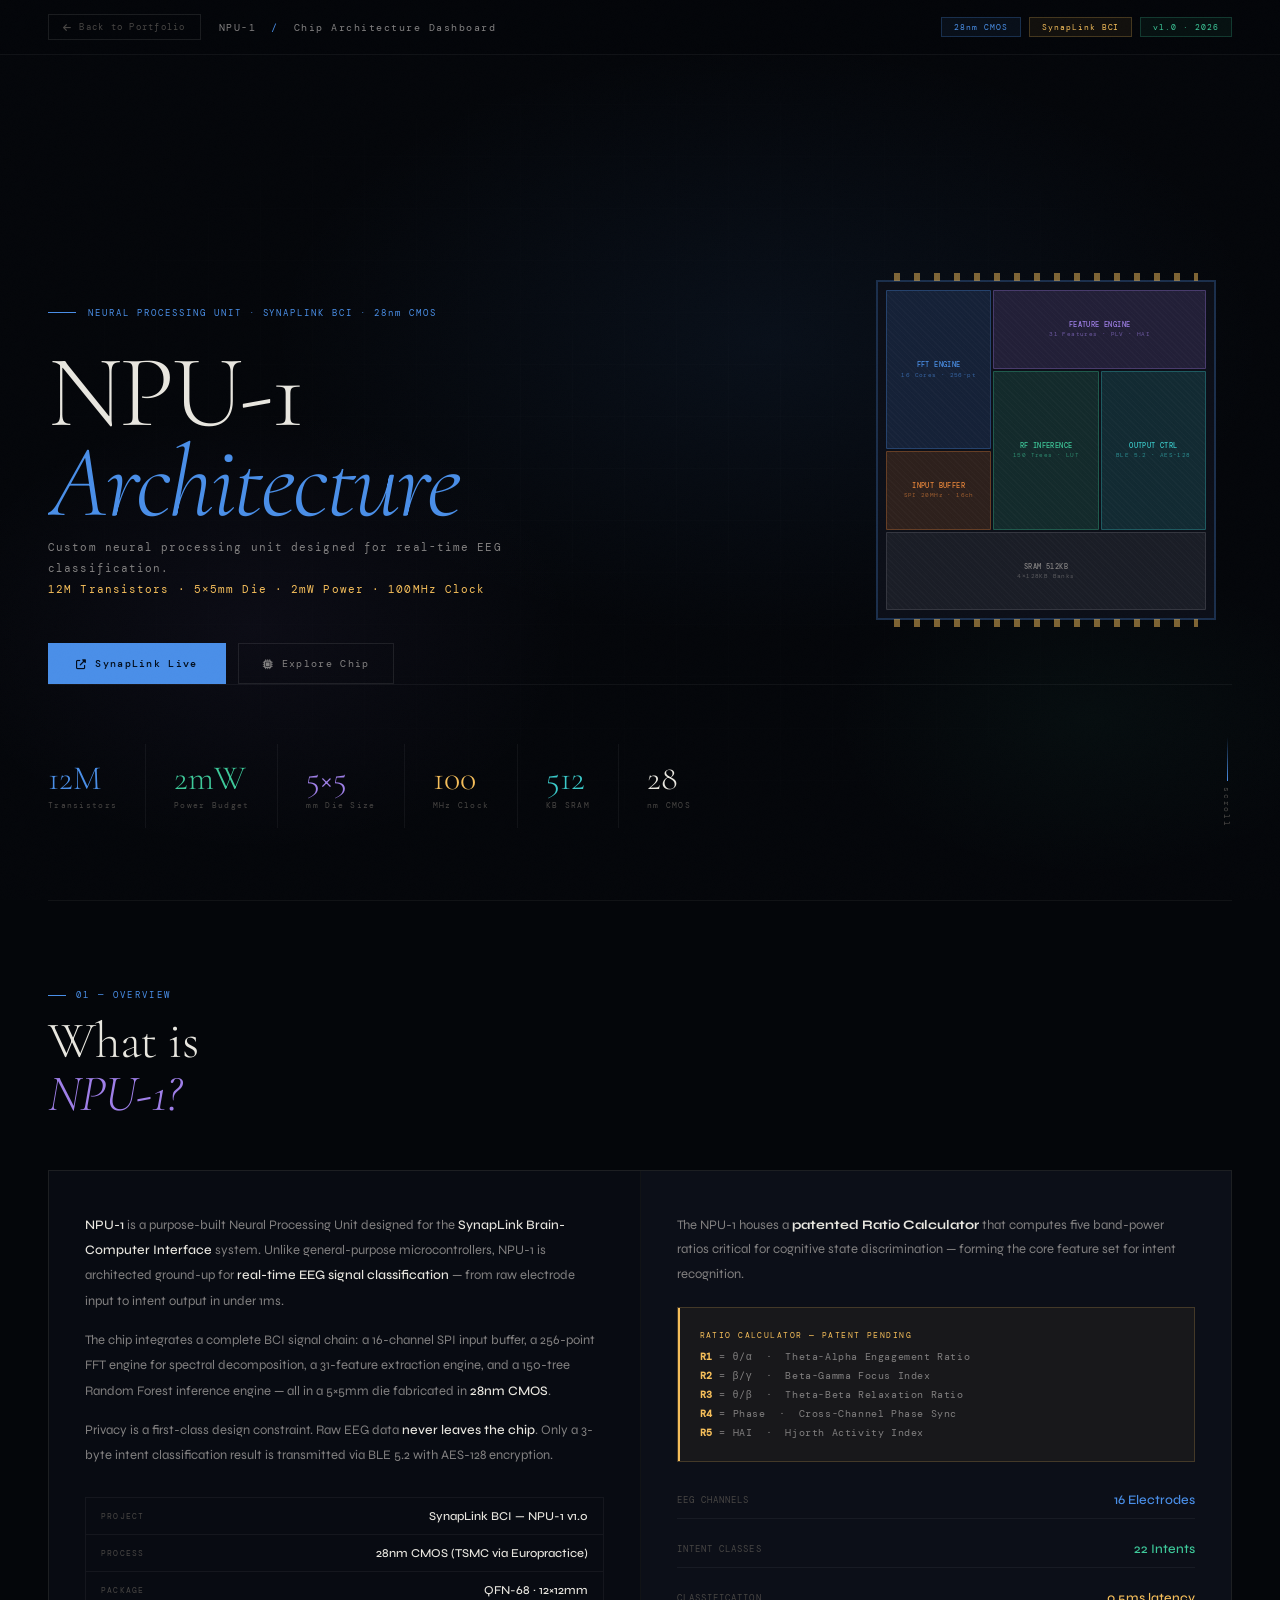
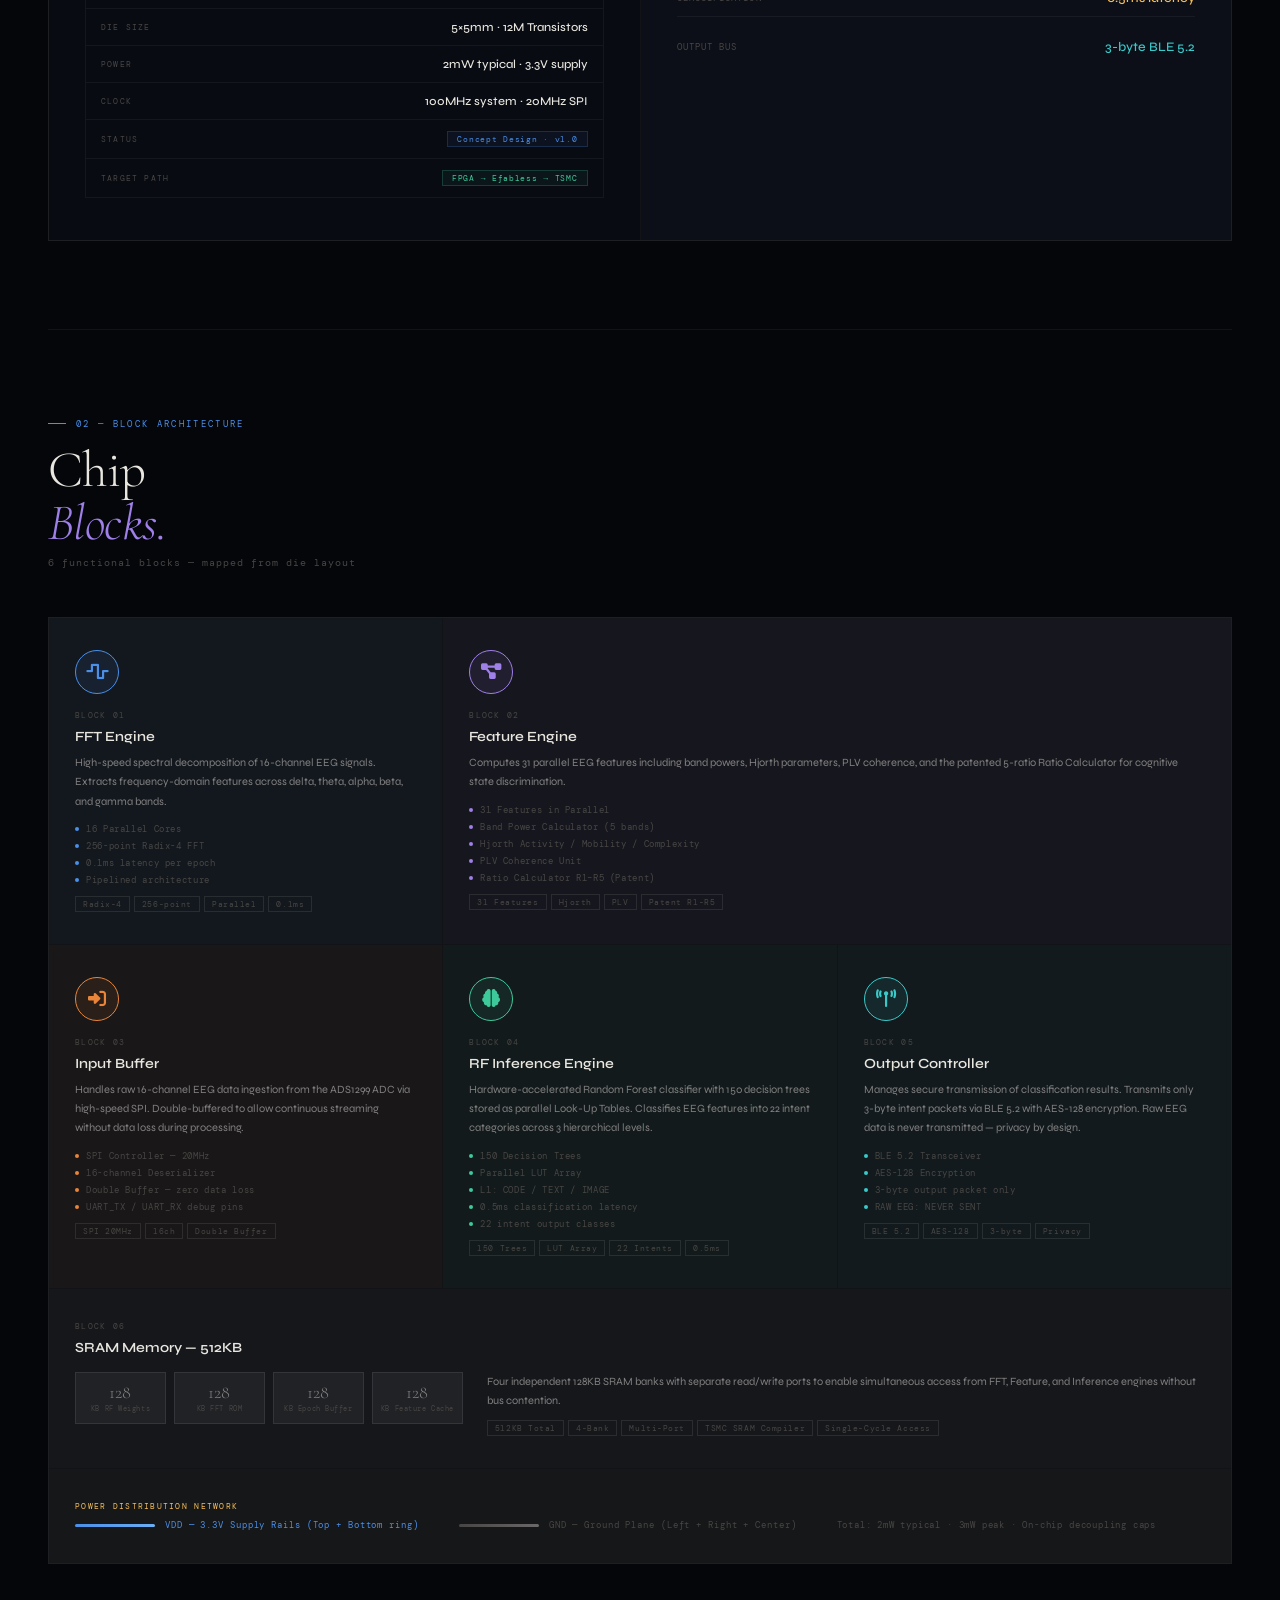
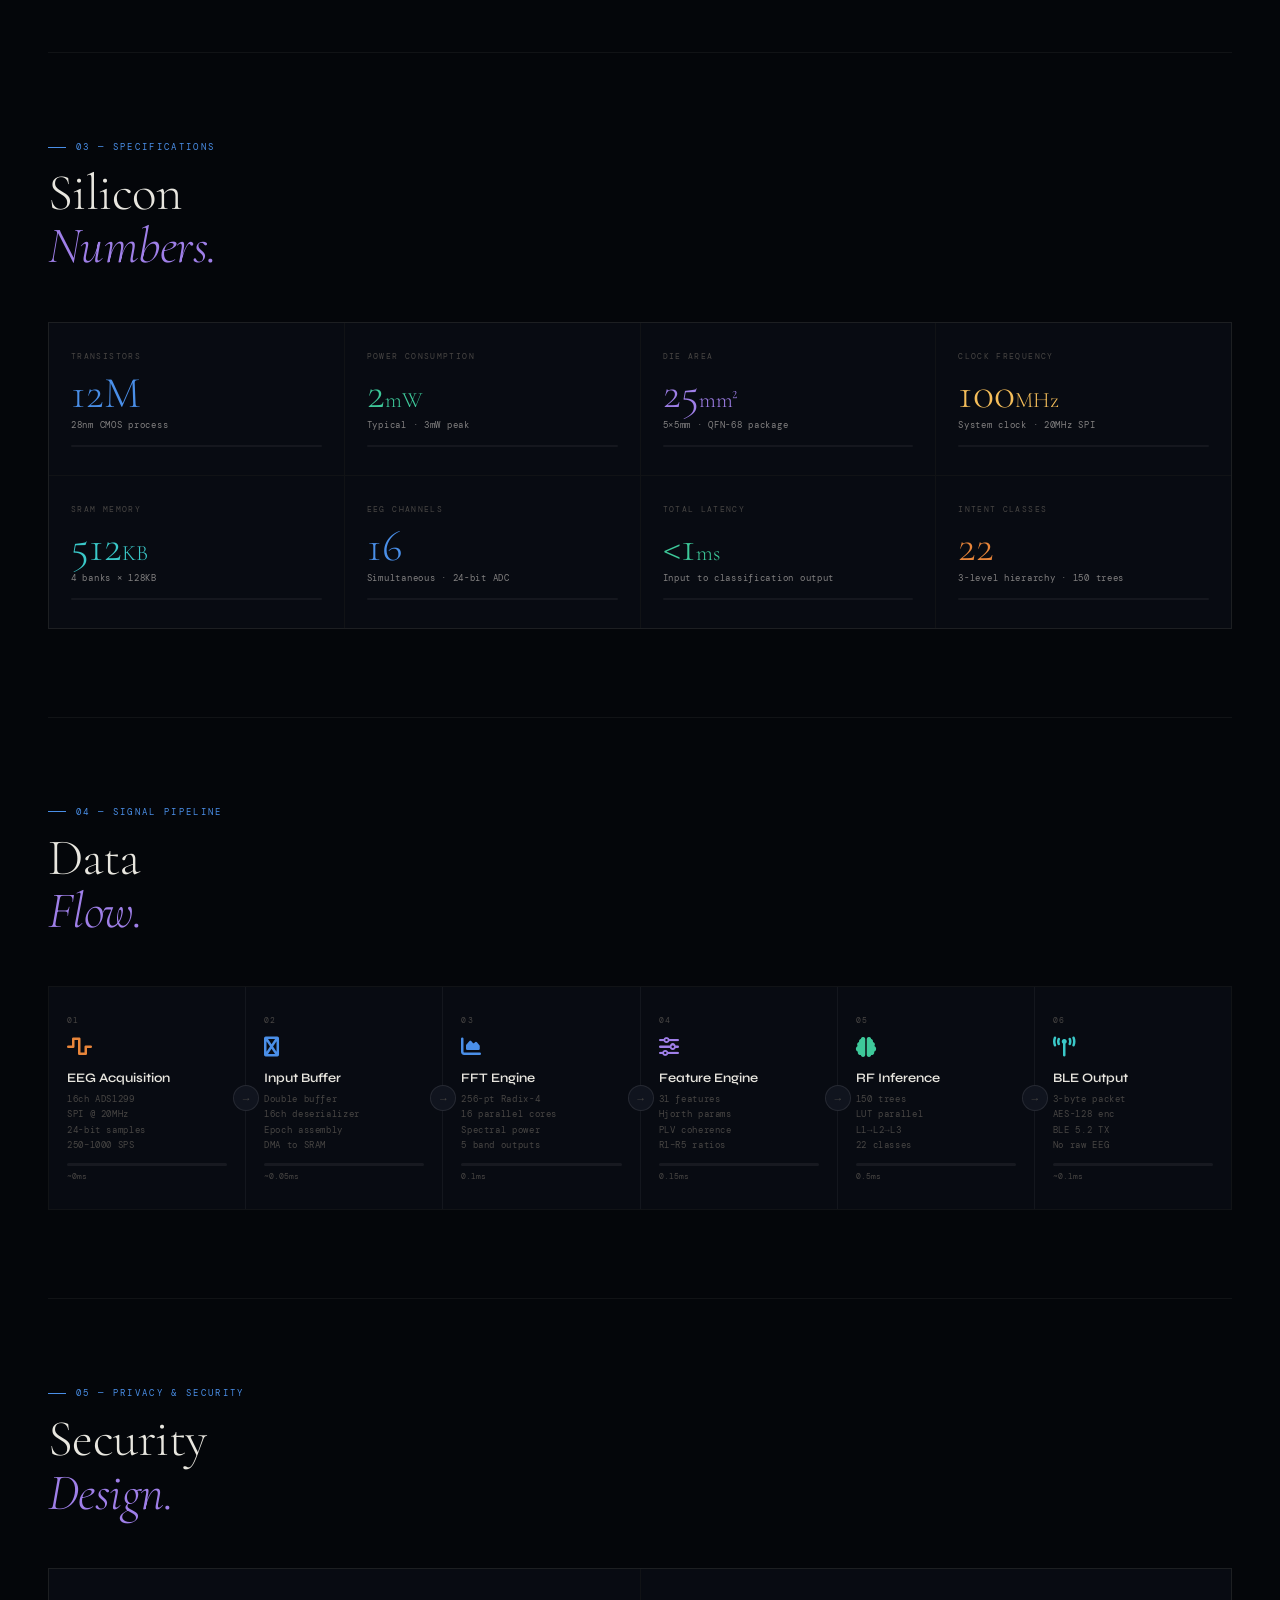
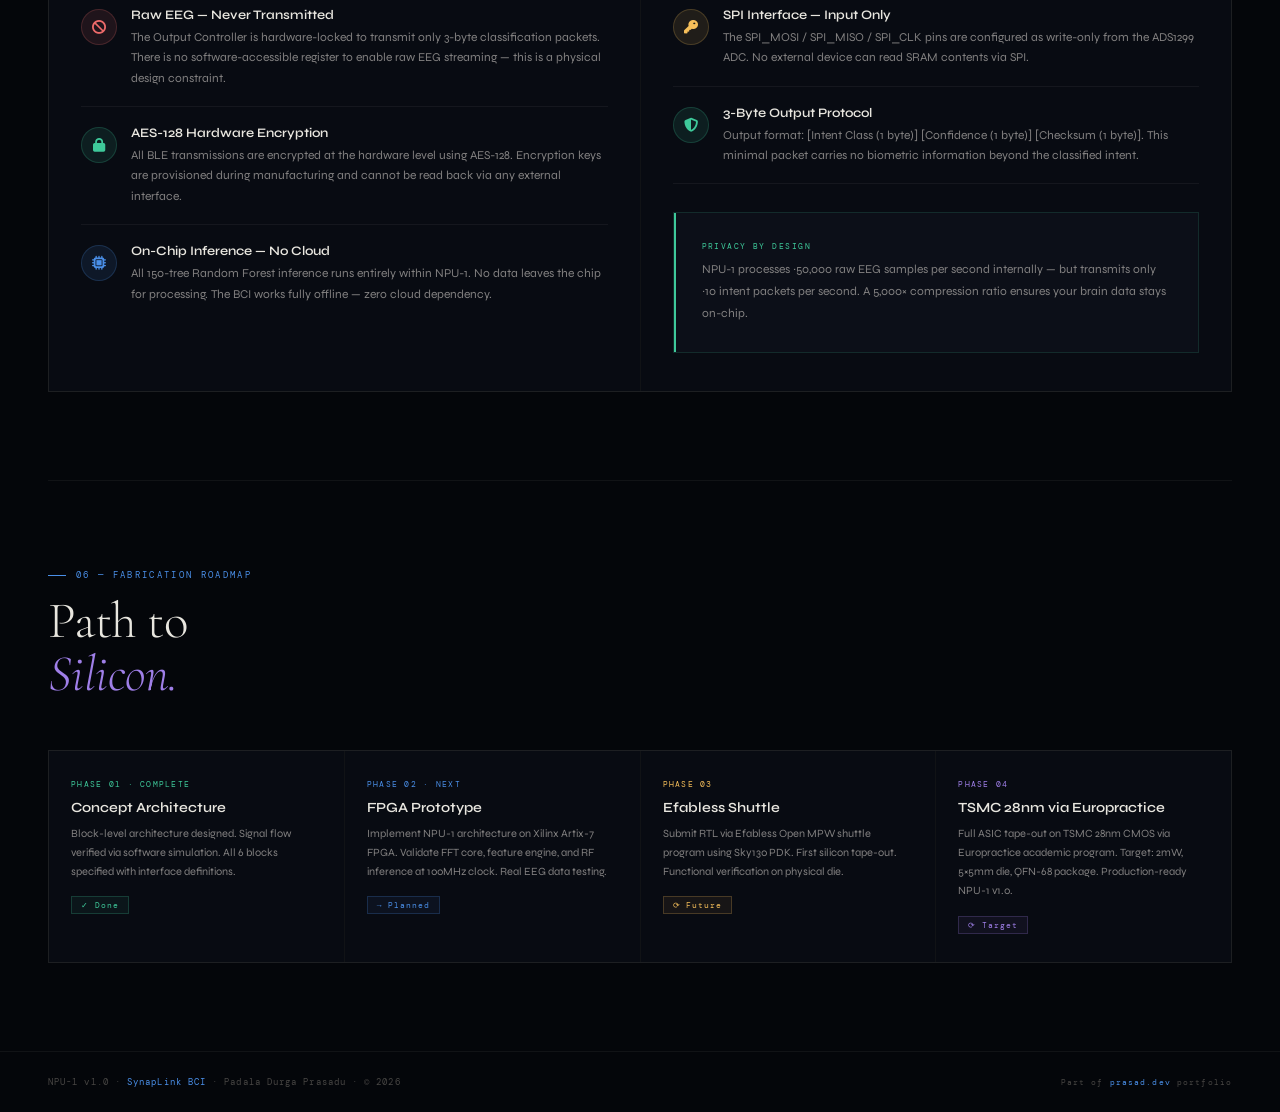
<file: npu1.html>
<!DOCTYPE html>
<html lang="en">
<head>
  <meta charset="UTF-8">
  <meta name="viewport" content="width=device-width, initial-scale=1.0">
  <title>NPU-1 — Chip Architecture Dashboard</title>
  <link rel="icon" href="favicon.jpg" type="image/jpg">
  <link rel="preconnect" href="https://fonts.googleapis.com">
  <link href="https://fonts.googleapis.com/css2?family=Cormorant+Garamond:ital,wght@0,300;0,400;0,600;1,300;1,400&family=DM+Mono:wght@300;400;500&family=Syne:wght@400;500;600;700;800&display=swap" rel="stylesheet">
  <link rel="stylesheet" href="https://cdnjs.cloudflare.com/ajax/libs/font-awesome/6.5.0/css/all.min.css">
<style>
:root{
  --bg:#04060A;--bg2:#080B12;--bg3:#0C0F18;--bg4:#10141E;
  --blue:#4A8FE8;--blue2:rgba(74,143,232,.12);
  --purple:#9F7FE8;--purple2:rgba(159,127,232,.1);
  --green:#3EC99A;--green2:rgba(62,201,154,.1);
  --orange:#E8853A;--orange2:rgba(232,133,58,.1);
  --teal:#3AC9C9;--teal2:rgba(58,201,201,.1);
  --amber:#F5BE5A;--red:#ED6A6A;
  --text:#E8E6DF;--text2:#828080;--text3:#484644;
  --border:rgba(255,255,255,.052);--border2:rgba(255,255,255,.09);
  --mono:'DM Mono',monospace;--serif:'Cormorant Garamond',serif;--sans:'Syne',sans-serif;
  --ease:cubic-bezier(0.16,1,0.3,1);
}
*,*::before,*::after{margin:0;padding:0;box-sizing:border-box}
html{scroll-behavior:smooth;font-size:16px}
body{background:var(--bg);color:var(--text);font-family:var(--sans);overflow-x:hidden;-webkit-font-smoothing:antialiased}
a{text-decoration:none;color:inherit}

body::before{content:'';position:fixed;inset:0;z-index:9000;
  background-image:url("data:image/svg+xml,%3Csvg viewBox='0 0 256 256' xmlns='http://www.w3.org/2000/svg'%3E%3Cfilter id='g'%3E%3CfeTurbulence type='fractalNoise' baseFrequency='.9' numOctaves='4' stitchTiles='stitch'/%3E%3C/filter%3E%3Crect width='100%25' height='100%25' filter='url(%23g)' opacity='.025'/%3E%3C/svg%3E");
  background-size:160px;pointer-events:none;opacity:.5}

/* ---- TOPBAR ---- */
.topbar{
  position:fixed;top:0;left:0;right:0;z-index:500;
  padding:14px 48px;
  display:flex;align-items:center;justify-content:space-between;
  background:rgba(4,6,10,.95);border-bottom:1px solid var(--border);
  backdrop-filter:blur(20px);
}
.topbar-left{display:flex;align-items:center;gap:18px}
.back-btn{
  font-family:var(--mono);font-size:9px;color:var(--text3);letter-spacing:.14em;
  display:flex;align-items:center;gap:7px;padding:6px 14px;
  border:1px solid var(--border2);transition:color .25s,border-color .25s;
}
.back-btn:hover{color:var(--blue);border-color:rgba(74,143,232,.35)}
.topbar-title{font-family:var(--mono);font-size:10px;color:var(--text2);letter-spacing:.15em}
.topbar-title span{color:var(--blue)}
.topbar-badges{display:flex;gap:8px}
.tbadge{font-family:var(--mono);font-size:8px;letter-spacing:.12em;padding:4px 12px}
.tbadge-blue  {color:var(--blue);  border:1px solid rgba(74,143,232,.25); background:rgba(74,143,232,.07)}
.tbadge-green {color:var(--green); border:1px solid rgba(62,201,154,.22); background:rgba(62,201,154,.06)}
.tbadge-amber {color:var(--amber); border:1px solid rgba(245,190,90,.22); background:rgba(245,190,90,.06)}

/* ---- HERO ---- */
.hero{
  min-height:100vh;padding:100px 48px 72px;
  position:relative;overflow:hidden;
  display:grid;grid-template-rows:1fr auto;
}
.hero-bg{
  position:absolute;inset:0;
  background:
    radial-gradient(ellipse 65% 55% at 60% 38%,rgba(74,143,232,.07) 0%,transparent 60%),
    radial-gradient(ellipse 45% 45% at 20% 70%,rgba(159,127,232,.05) 0%,transparent 55%),
    radial-gradient(ellipse 40% 35% at 85% 80%,rgba(62,201,154,.04) 0%,transparent 50%);
}
.hero-grid{
  position:absolute;inset:0;
  background-image:linear-gradient(rgba(255,255,255,.013) 1px,transparent 1px),linear-gradient(90deg,rgba(255,255,255,.013) 1px,transparent 1px);
  background-size:52px 52px;
  mask-image:radial-gradient(ellipse 90% 80% at 50% 50%,black,transparent);
}

/* chip die render */
.hero-chip{
  position:absolute;right:5%;top:50%;transform:translateY(-50%);
  width:340px;height:340px;
  opacity:0;animation:fIn .8s 1.2s both;
}
.chip-die{
  width:100%;height:100%;
  border:2px solid rgba(74,143,232,.25);
  background:var(--bg3);
  position:relative;display:grid;
  grid-template-columns:1fr 1fr 1fr;
  grid-template-rows:1fr 1fr 1fr 1fr;
  gap:2px;padding:8px;
}
/* bond pads */
.chip-die::before,.chip-die::after{
  content:'';position:absolute;
  background:repeating-linear-gradient(90deg,rgba(245,190,90,.5) 0,rgba(245,190,90,.5) 6px,transparent 6px,transparent 20px);
  height:8px;left:16px;right:16px;
}
.chip-die::before{top:-9px}
.chip-die::after{bottom:-9px}

.die-block{
  border-radius:1px;display:flex;flex-direction:column;
  align-items:center;justify-content:center;
  font-family:var(--mono);font-size:6.5px;
  letter-spacing:.06em;text-align:center;
  position:relative;overflow:hidden;
  animation:blockPulse 3s infinite;
  cursor:default;
  padding:4px;
}
.die-block::before{
  content:'';position:absolute;inset:0;
  background:repeating-linear-gradient(45deg,rgba(255,255,255,.02) 0,rgba(255,255,255,.02) 1px,transparent 1px,transparent 4px);
}
.die-block-name{font-size:7px;font-weight:500;margin-bottom:2px;position:relative;z-index:1;line-height:1.3}
.die-block-sub{font-size:5.5px;opacity:.6;position:relative;z-index:1}

.db-fft    {grid-column:1/2;grid-row:1/3;background:rgba(74,143,232,.15);border:1px solid rgba(74,143,232,.3);color:var(--blue);animation-delay:0s}
.db-feat   {grid-column:2/4;grid-row:1/2;background:rgba(159,127,232,.15);border:1px solid rgba(159,127,232,.3);color:var(--purple);animation-delay:.4s}
.db-rf     {grid-column:2/3;grid-row:2/4;background:rgba(62,201,154,.15);border:1px solid rgba(62,201,154,.3);color:var(--green);animation-delay:.2s}
.db-input  {grid-column:1/2;grid-row:3/4;background:rgba(232,133,58,.15);border:1px solid rgba(232,133,58,.3);color:var(--orange);animation-delay:.6s}
.db-out    {grid-column:3/4;grid-row:2/4;background:rgba(58,201,201,.15);border:1px solid rgba(58,201,201,.3);color:var(--teal);animation-delay:.8s}
.db-sram   {grid-column:1/4;grid-row:4/5;background:rgba(130,130,140,.12);border:1px solid rgba(130,130,140,.25);color:var(--text2);animation-delay:1s}

@keyframes blockPulse{0%,100%{opacity:.8}50%{opacity:1}}
@keyframes fIn{from{opacity:0}to{opacity:1}}
@keyframes fU{from{opacity:0;transform:translateY(20px)}to{opacity:1;transform:none}}
@keyframes sU{from{opacity:0;transform:translateY(110%)}to{opacity:1;transform:none}}

/* hero text */
.hero-content{position:relative;z-index:3;display:flex;flex-direction:column;justify-content:flex-end}
.h-tag{
  font-family:var(--mono);font-size:9px;color:var(--blue);letter-spacing:.22em;
  margin-bottom:28px;display:flex;align-items:center;gap:12px;
  animation:fU .8s .2s both;
}
.h-tag::before{content:'';width:28px;height:1px;background:var(--blue)}
.h-name{
  font-family:var(--serif);font-size:clamp(52px,8vw,112px);
  font-weight:300;line-height:.88;letter-spacing:-.025em;
  overflow:hidden;margin-bottom:10px;
}
.hn-l{display:block;animation:sU 1s var(--ease) both}
.hn-l:nth-child(1){animation-delay:.3s}
.hn-l:nth-child(2){animation-delay:.44s;color:var(--blue);font-style:italic}
.h-sub{
  font-family:var(--mono);font-size:11px;color:var(--text2);
  letter-spacing:.1em;line-height:1.9;max-width:560px;
  margin-bottom:44px;animation:fU .9s .7s both;
}
.h-sub em{color:var(--amber);font-style:normal}
.h-acts{display:flex;gap:12px;animation:fU .8s .9s both}
.btn-p{
  display:inline-flex;align-items:center;gap:8px;
  background:var(--blue);color:#020c1a;
  font-family:var(--mono);font-size:10px;font-weight:500;letter-spacing:.13em;
  padding:13px 28px;transition:transform .25s,box-shadow .25s;
}
.btn-p:hover{transform:translateY(-2px);box-shadow:0 10px 32px rgba(74,143,232,.22)}
.btn-g{
  display:inline-flex;align-items:center;gap:8px;
  color:var(--text2);font-family:var(--mono);font-size:10px;letter-spacing:.13em;
  padding:13px 24px;border:1px solid var(--border2);
  transition:color .25s,border-color .25s;
}
.btn-g:hover{color:var(--text);border-color:rgba(255,255,255,.25)}

/* hero stat bar */
.h-bottom{
  display:flex;align-items:flex-end;justify-content:space-between;
  padding-top:52px;border-top:1px solid var(--border);
  position:relative;z-index:3;
}
.h-stats{display:flex;gap:0;animation:fU .8s 1.1s both}
.h-stat{padding:18px 28px;border-right:1px solid var(--border);transition:background .25s}
.h-stat:first-child{padding-left:0}
.h-stat:hover{background:rgba(74,143,232,.04)}
.h-stat-n{font-family:var(--serif);font-size:34px;font-weight:300;color:var(--text);display:block;line-height:1}
.h-stat-l{font-family:var(--mono);font-size:8px;color:var(--text3);letter-spacing:.16em;display:block;margin-top:4px}
.h-scroll{display:flex;flex-direction:column;align-items:center;gap:6px;opacity:0;animation:fIn 1s 2.2s both}
.h-scroll-l{width:1px;height:44px;background:linear-gradient(to bottom,transparent,var(--blue));animation:sPulse 2.4s 2.8s infinite}
.h-scroll-t{font-family:var(--mono);font-size:8px;color:var(--text3);letter-spacing:.22em;writing-mode:vertical-rl}
@keyframes sPulse{0%,100%{opacity:.28;transform:scaleY(.65);transform-origin:top}50%{opacity:1;transform:scaleY(1)}}

/* ---- LAYOUT ---- */
.page{max-width:1400px;margin:0 auto;padding:0 48px}
.section{padding:88px 0;border-top:1px solid var(--border)}
.s-tag{font-family:var(--mono);font-size:9px;color:var(--blue);letter-spacing:.26em;margin-bottom:14px;display:flex;align-items:center;gap:10px}
.s-tag::before{content:'';width:18px;height:1px;background:var(--blue)}
.s-title{font-family:var(--serif);font-size:clamp(30px,4vw,58px);font-weight:300;line-height:1.04;letter-spacing:-.01em;margin-bottom:12px}
.s-title em{font-style:italic;color:var(--purple)}
.rv{opacity:0;transform:translateY(22px);transition:opacity .8s var(--ease),transform .8s var(--ease)}
.rv.on{opacity:1;transform:none}
.rv1{transition-delay:.1s}.rv2{transition-delay:.2s}.rv3{transition-delay:.3s}.rv4{transition-delay:.42s}

/* ---- OVERVIEW GRID ---- */
.ov-g{display:grid;grid-template-columns:1fr 1fr;gap:1px;background:var(--border);border:1px solid var(--border);margin-top:48px}
.ov-col{background:var(--bg2);padding:42px 36px}
.ov-col p{font-size:13px;color:var(--text2);line-height:1.95;margin-bottom:14px}
.ov-col p strong{color:var(--text);font-weight:500}
.info-rows{display:flex;flex-direction:column;border:1px solid var(--border);margin-top:28px}
.ir{display:flex;justify-content:space-between;align-items:center;padding:11px 15px;border-bottom:1px solid var(--border);transition:background .2s}
.ir:last-child{border-bottom:none}
.ir:hover{background:var(--bg3)}
.ir-l{font-family:var(--mono);font-size:8px;color:var(--text3);letter-spacing:.15em}
.ir-v{font-family:var(--sans);font-size:12px;color:var(--text);font-weight:500}
.ir-b{font-family:var(--mono);font-size:8px;padding:2px 9px;letter-spacing:.09em}
.irb-b{color:var(--blue);  border:1px solid rgba(74,143,232,.22); background:rgba(74,143,232,.06)}
.irb-g{color:var(--green); border:1px solid rgba(62,201,154,.22); background:rgba(62,201,154,.06)}
.ov-right{background:var(--bg3);padding:42px 36px}
.patent-box{background:rgba(245,190,90,.05);border:1px solid rgba(245,190,90,.2);padding:22px;margin-top:20px;position:relative}
.patent-box::before{content:'';position:absolute;left:0;top:0;width:2px;height:100%;background:var(--amber)}
.patent-tag{font-family:var(--mono);font-size:8px;color:var(--amber);letter-spacing:.18em;margin-bottom:10px;display:block}
.patent-item{font-family:var(--mono);font-size:10px;color:var(--text2);margin-bottom:6px;letter-spacing:.06em}
.patent-item:last-child{margin-bottom:0}
.patent-item strong{color:var(--amber)}

/* ---- ARCHITECTURE BLOCKS ---- */
.arch-g{
  display:grid;
  grid-template-columns:repeat(3,1fr);
  grid-template-rows:auto auto auto auto;
  gap:1px;background:var(--border);border:1px solid var(--border);
  margin-top:48px;
}
.arch-block{
  padding:32px 26px;position:relative;overflow:hidden;
  transition:background .3s;cursor:default;
}
.arch-block:hover{background:var(--bh,var(--bg3)) !important}
.arch-block::after{content:'';position:absolute;bottom:0;left:0;width:0;height:2px;background:var(--bc,var(--blue));transition:width .55s var(--ease)}
.arch-block:hover::after{width:100%}

.ab-fft   {--bc:var(--blue);  --bh:rgba(74,143,232,.06);  grid-column:1/2;grid-row:1/2;background:rgba(74,143,232,.04)}
.ab-feat  {--bc:var(--purple);--bh:rgba(159,127,232,.06); grid-column:2/4;grid-row:1/2;background:rgba(159,127,232,.04)}
.ab-input {--bc:var(--orange);--bh:rgba(232,133,58,.06);  grid-column:1/2;grid-row:2/4;background:rgba(232,133,58,.04)}
.ab-rf    {--bc:var(--green); --bh:rgba(62,201,154,.06);  grid-column:2/3;grid-row:2/4;background:rgba(62,201,154,.04)}
.ab-out   {--bc:var(--teal);  --bh:rgba(58,201,201,.06);  grid-column:3/4;grid-row:2/4;background:rgba(58,201,201,.04)}
.ab-sram  {--bc:var(--text2); --bh:rgba(130,130,140,.06); grid-column:1/4;grid-row:4/5;background:rgba(130,130,140,.04)}
.ab-pdn   {--bc:var(--amber); --bh:rgba(245,190,90,.06);  grid-column:1/4;grid-row:5/6;background:rgba(245,190,90,.02)}

.ab-icon{
  width:44px;height:44px;border-radius:50%;
  display:flex;align-items:center;justify-content:center;
  font-size:18px;margin-bottom:16px;
  border:1px solid var(--bc,var(--blue));color:var(--bc,var(--blue));
  background:rgba(74,143,232,.06);
}
.ab-num{font-family:var(--mono);font-size:8px;color:var(--text3);letter-spacing:.16em;margin-bottom:8px;display:block}
.ab-name{font-family:var(--sans);font-size:14px;font-weight:600;color:var(--text);margin-bottom:8px}
.ab-desc{font-family:var(--sans);font-size:11px;color:var(--text2);line-height:1.75;margin-bottom:12px}
.ab-specs{display:flex;flex-direction:column;gap:5px}
.ab-spec{font-family:var(--mono);font-size:9px;color:var(--text3);letter-spacing:.07em;display:flex;align-items:center;gap:7px}
.ab-spec::before{content:'';width:4px;height:4px;border-radius:50%;background:var(--bc,var(--blue));flex-shrink:0}
.ab-tags{display:flex;flex-wrap:wrap;gap:4px;margin-top:10px}
.ab-tag{font-family:var(--mono);font-size:8px;color:var(--text3);letter-spacing:.07em;padding:2px 7px;border:1px solid var(--border2)}

/* SRAM row — horizontal layout */
.ab-sram .ab-inner{display:grid;grid-template-columns:auto 1fr;gap:24px;align-items:start}
.sram-banks{display:grid;grid-template-columns:repeat(4,1fr);gap:8px;flex-shrink:0}
.sram-bank{
  background:rgba(130,130,140,.1);border:1px solid rgba(130,130,140,.2);
  padding:10px 8px;text-align:center;
}
.sram-bank-n{font-family:var(--serif);font-size:18px;font-weight:300;color:var(--text2);display:block;line-height:1}
.sram-bank-l{font-family:var(--mono);font-size:7px;color:var(--text3);letter-spacing:.08em;display:block;margin-top:3px}

/* PDN row */
.ab-pdn .ab-inner{display:flex;align-items:center;gap:40px}
.pdn-rail{display:flex;align-items:center;gap:10px}
.pdn-label{font-family:var(--mono);font-size:9px;letter-spacing:.1em}
.pdn-line{height:3px;width:80px;border-radius:2px}
.pdn-vdd{background:linear-gradient(90deg,#4A8FE8,#6aaef5)}
.pdn-gnd{background:linear-gradient(90deg,#484644,#6a6868)}

/* ---- SPECS TABLE ---- */
.specs-g{display:grid;grid-template-columns:repeat(4,1fr);gap:1px;background:var(--border);border:1px solid var(--border);margin-top:48px}
.spec-card{background:var(--bg2);padding:28px 22px;position:relative;overflow:hidden;transition:background .3s}
.spec-card:hover{background:var(--bg3)}
.spec-card::before{content:'';position:absolute;top:0;left:0;right:0;height:2px;background:var(--sc,var(--blue));transform:scaleX(0);transform-origin:left;transition:transform .5s var(--ease)}
.spec-card:hover::before{transform:scaleX(1)}
.sc-label{font-family:var(--mono);font-size:8px;color:var(--text3);letter-spacing:.17em;margin-bottom:10px;display:block}
.sc-val{font-family:var(--serif);font-size:44px;font-weight:300;line-height:1;display:block}
.sc-unit{font-family:var(--mono);font-size:9px;color:var(--text2);margin-top:4px;display:block;letter-spacing:.08em}
.sc-bar{height:2px;background:rgba(255,255,255,.05);margin-top:14px;border-radius:1px;overflow:hidden}
.sc-bar-fill{height:100%;border-radius:1px;transition:width 1.4s var(--ease)}

/* ---- SIGNAL FLOW ---- */
.flow-g{display:flex;align-items:stretch;gap:0;margin-top:48px;border:1px solid var(--border)}
.flow-step{flex:1;padding:28px 18px;background:var(--bg2);border-right:1px solid var(--border);position:relative;transition:background .3s}
.flow-step:last-child{border-right:none}
.flow-step:hover{background:var(--bg3)}
.flow-num{font-family:var(--mono);font-size:8px;color:var(--text3);letter-spacing:.15em;margin-bottom:10px;display:block}
.flow-icon{font-size:20px;margin-bottom:10px;display:block}
.flow-name{font-family:var(--sans);font-size:13px;font-weight:600;color:var(--text);margin-bottom:6px}
.flow-detail{font-family:var(--mono);font-size:9px;color:var(--text3);letter-spacing:.07em;line-height:1.7}
.flow-arrow{
  position:absolute;right:-14px;top:50%;transform:translateY(-50%);
  width:26px;height:26px;background:var(--bg4);border:1px solid var(--border2);
  border-radius:50%;display:flex;align-items:center;justify-content:center;
  font-family:var(--mono);font-size:11px;color:var(--text3);
  z-index:2;
}
.flow-step:last-child .flow-arrow{display:none}

/* latency bar */
.lat-bar{height:3px;border-radius:2px;margin-top:10px;background:rgba(255,255,255,.06);overflow:hidden}
.lat-fill{height:100%;border-radius:2px;transition:width 1.3s var(--ease)}

/* ---- PRIVACY / SECURITY ---- */
.priv-g{display:grid;grid-template-columns:1fr 1fr;gap:1px;background:var(--border);border:1px solid var(--border);margin-top:48px}
.priv-col{background:var(--bg2);padding:38px 32px}
.priv-item{display:flex;gap:14px;align-items:flex-start;margin-bottom:18px;padding-bottom:18px;border-bottom:1px solid var(--border)}
.priv-item:last-child{border-bottom:none;margin-bottom:0;padding-bottom:0}
.priv-icon{
  width:36px;height:36px;border-radius:50%;
  display:flex;align-items:center;justify-content:center;
  font-size:14px;flex-shrink:0;margin-top:2px;
}
.pi-green{background:rgba(62,201,154,.1);color:var(--green);border:1px solid rgba(62,201,154,.2)}
.pi-red  {background:rgba(237,106,106,.1);color:var(--red); border:1px solid rgba(237,106,106,.2)}
.pi-blue {background:rgba(74,143,232,.1); color:var(--blue);border:1px solid rgba(74,143,232,.2)}
.pi-amber{background:rgba(245,190,90,.1); color:var(--amber);border:1px solid rgba(245,190,90,.2)}
.priv-text-h{font-family:var(--sans);font-size:13px;font-weight:600;color:var(--text);margin-bottom:4px}
.priv-text-d{font-family:var(--sans);font-size:12px;color:var(--text2);line-height:1.7}

/* highlight box */
.highlight-box{
  background:var(--bg3);padding:28px;margin-top:28px;
  border:1px solid rgba(62,201,154,.15);position:relative;overflow:hidden;
}
.highlight-box::before{content:'';position:absolute;left:0;top:0;width:2px;height:100%;background:var(--green)}
.highlight-box-tag{font-family:var(--mono);font-size:8px;color:var(--green);letter-spacing:.18em;margin-bottom:8px;display:block}
.highlight-box p{font-family:var(--sans);font-size:12px;color:var(--text2);line-height:1.8;margin:0}

/* ---- ROADMAP ---- */
.road-g{display:grid;grid-template-columns:repeat(4,1fr);gap:1px;background:var(--border);border:1px solid var(--border);margin-top:48px}
.road-card{background:var(--bg2);padding:28px 22px;transition:background .3s}
.road-card:hover{background:var(--bg3)}
.road-phase{font-family:var(--mono);font-size:8px;letter-spacing:.16em;margin-bottom:10px;display:block}
.road-title{font-family:var(--sans);font-size:14px;font-weight:600;color:var(--text);margin-bottom:8px}
.road-desc{font-family:var(--sans);font-size:11px;color:var(--text2);line-height:1.75;margin-bottom:12px}
.road-status{font-family:var(--mono);font-size:8px;letter-spacing:.12em;padding:3px 9px;display:inline-block}

/* ---- FOOTER ---- */
.dash-footer{
  background:var(--bg);border-top:1px solid var(--border);
  padding:24px 48px;
  display:flex;align-items:center;justify-content:space-between;
}
.df-l{font-family:var(--mono);font-size:9px;color:var(--text3);letter-spacing:.12em}
.df-l span{color:var(--blue)}
.df-r{font-family:var(--mono);font-size:8px;color:var(--text3);letter-spacing:.14em}

/* ---- MOBILE ---- */
@media(max-width:900px){
  .topbar{padding:12px 20px}.hero{padding:90px 20px 56px}
  .page{padding:0 20px}
  .hero-chip{display:none}
  .ov-g,.priv-g{grid-template-columns:1fr}
  .arch-g{grid-template-columns:1fr}
  .ab-fft,.ab-feat,.ab-input,.ab-rf,.ab-out,.ab-sram,.ab-pdn{grid-column:1;grid-row:auto}
  .specs-g,.road-g{grid-template-columns:repeat(2,1fr)}
  .flow-g{flex-direction:column}
  .flow-step{border-right:none;border-bottom:1px solid var(--border)}
  .flow-arrow{display:none}
  .ab-sram .ab-inner{grid-template-columns:1fr}
  .ab-pdn .ab-inner{flex-wrap:wrap}
  .h-stats{gap:0}
}
</style>
</head>
<body>

<!-- TOPBAR -->
<div class="topbar">
  <div class="topbar-left">
    <a href="index.html" class="back-btn"><i class="fas fa-arrow-left"></i> Back to Portfolio</a>
    <span class="topbar-title">NPU-1 &nbsp;<span>/</span>&nbsp; Chip Architecture Dashboard</span>
  </div>
  <div class="topbar-badges">
    <span class="tbadge tbadge-blue">28nm CMOS</span>
    <span class="tbadge tbadge-amber">SynapLink BCI</span>
    <span class="tbadge tbadge-green">v1.0 · 2026</span>
  </div>
</div>

<!-- HERO -->
<section class="hero">
  <div class="hero-bg"></div>
  <div class="hero-grid"></div>

  <!-- Chip die visualisation -->
  <div class="hero-chip">
    <div class="chip-die">
      <div class="die-block db-fft">
        <div class="die-block-name">FFT ENGINE</div>
        <div class="die-block-sub">16 Cores · 256-pt</div>
      </div>
      <div class="die-block db-feat">
        <div class="die-block-name">FEATURE ENGINE</div>
        <div class="die-block-sub">31 Features · PLV · HAI</div>
      </div>
      <div class="die-block db-input">
        <div class="die-block-name">INPUT BUFFER</div>
        <div class="die-block-sub">SPI 20MHz · 16ch</div>
      </div>
      <div class="die-block db-rf">
        <div class="die-block-name">RF INFERENCE</div>
        <div class="die-block-sub">150 Trees · LUT</div>
      </div>
      <div class="die-block db-out">
        <div class="die-block-name">OUTPUT CTRL</div>
        <div class="die-block-sub">BLE 5.2 · AES-128</div>
      </div>
      <div class="die-block db-sram" style="grid-column:1/4">
        <div class="die-block-name">SRAM 512KB</div>
        <div class="die-block-sub">4×128KB Banks</div>
      </div>
    </div>
  </div>

  <div class="hero-content">
    <div class="h-tag">NEURAL PROCESSING UNIT · SYNAPLINK BCI · 28nm CMOS</div>
    <h1 class="h-name">
      <span class="hn-l">NPU-1</span>
      <span class="hn-l">Architecture</span>
    </h1>
    <p class="h-sub">
      Custom neural processing unit designed for real-time EEG classification.<br>
      <em>12M Transistors · 5×5mm Die · 2mW Power · 100MHz Clock</em>
    </p>
    <div class="h-acts">
      <a href="https://synaplink-bci.onrender.com/" target="_blank" class="btn-p"><i class="fas fa-external-link-alt"></i> SynapLink Live</a>
      <a href="#architecture" class="btn-g"><i class="fas fa-microchip"></i> Explore Chip</a>
    </div>
  </div>

  <div class="h-bottom">
    <div class="h-stats">
      <div class="h-stat"><span class="h-stat-n" style="color:var(--blue)">12M</span><span class="h-stat-l">Transistors</span></div>
      <div class="h-stat"><span class="h-stat-n" style="color:var(--green)">2mW</span><span class="h-stat-l">Power Budget</span></div>
      <div class="h-stat"><span class="h-stat-n" style="color:var(--purple)">5×5</span><span class="h-stat-l">mm Die Size</span></div>
      <div class="h-stat"><span class="h-stat-n" style="color:var(--amber)">100</span><span class="h-stat-l">MHz Clock</span></div>
      <div class="h-stat"><span class="h-stat-n" style="color:var(--teal)">512</span><span class="h-stat-l">KB SRAM</span></div>
      <div class="h-stat" style="border-right:none"><span class="h-stat-n">28</span><span class="h-stat-l">nm CMOS</span></div>
    </div>
    <div class="h-scroll"><div class="h-scroll-l"></div><span class="h-scroll-t">scroll</span></div>
  </div>
</section>

<div class="page">

  <!-- OVERVIEW -->
  <section class="section">
    <div class="s-tag rv">01 — OVERVIEW</div>
    <h2 class="s-title rv rv1">What is<br><em>NPU-1?</em></h2>
    <div class="ov-g">
      <div class="ov-col rv rv2">
        <p><strong>NPU-1</strong> is a purpose-built Neural Processing Unit designed for the <strong>SynapLink Brain-Computer Interface</strong> system. Unlike general-purpose microcontrollers, NPU-1 is architected ground-up for <strong>real-time EEG signal classification</strong> — from raw electrode input to intent output in under 1ms.</p>
        <p>The chip integrates a complete BCI signal chain: a 16-channel SPI input buffer, a 256-point FFT engine for spectral decomposition, a 31-feature extraction engine, and a 150-tree Random Forest inference engine — all in a 5×5mm die fabricated in <strong>28nm CMOS</strong>.</p>
        <p>Privacy is a first-class design constraint. Raw EEG data <strong>never leaves the chip</strong>. Only a 3-byte intent classification result is transmitted via BLE 5.2 with AES-128 encryption.</p>
        <div class="info-rows">
          <div class="ir"><span class="ir-l">PROJECT</span><span class="ir-v">SynapLink BCI — NPU-1 v1.0</span></div>
          <div class="ir"><span class="ir-l">PROCESS</span><span class="ir-v">28nm CMOS (TSMC via Europractice)</span></div>
          <div class="ir"><span class="ir-l">PACKAGE</span><span class="ir-v">QFN-68 · 12×12mm</span></div>
          <div class="ir"><span class="ir-l">DIE SIZE</span><span class="ir-v">5×5mm · 12M Transistors</span></div>
          <div class="ir"><span class="ir-l">POWER</span><span class="ir-v">2mW typical · 3.3V supply</span></div>
          <div class="ir"><span class="ir-l">CLOCK</span><span class="ir-v">100MHz system · 20MHz SPI</span></div>
          <div class="ir"><span class="ir-l">STATUS</span><span class="ir-b irb-b">Concept Design · v1.0</span></div>
          <div class="ir"><span class="ir-l">TARGET PATH</span><span class="ir-b irb-g">FPGA → Efabless → TSMC</span></div>
        </div>
      </div>
      <div class="ov-right rv rv3">
        <p style="font-size:13px;color:var(--text2);line-height:1.9;margin-bottom:20px">The NPU-1 houses a <strong style="color:var(--text)">patented Ratio Calculator</strong> that computes five band-power ratios critical for cognitive state discrimination — forming the core feature set for intent recognition.</p>
        <div class="patent-box">
          <span class="patent-tag">RATIO CALCULATOR — PATENT PENDING</span>
          <div class="patent-item"><strong>R1</strong> = θ/α &nbsp;·&nbsp; Theta-Alpha Engagement Ratio</div>
          <div class="patent-item"><strong>R2</strong> = β/γ &nbsp;·&nbsp; Beta-Gamma Focus Index</div>
          <div class="patent-item"><strong>R3</strong> = θ/β &nbsp;·&nbsp; Theta-Beta Relaxation Ratio</div>
          <div class="patent-item"><strong>R4</strong> = Phase &nbsp;·&nbsp; Cross-Channel Phase Sync</div>
          <div class="patent-item"><strong>R5</strong> = HAI &nbsp;·&nbsp; Hjorth Activity Index</div>
        </div>
        <div style="margin-top:20px;display:flex;flex-direction:column;gap:12px">
          <div style="display:flex;justify-content:space-between;align-items:center;padding:10px 0;border-bottom:1px solid var(--border)">
            <span style="font-family:var(--mono);font-size:9px;color:var(--text3);letter-spacing:.12em">EEG CHANNELS</span>
            <span style="font-family:var(--sans);font-size:13px;color:var(--blue);font-weight:500">16 Electrodes</span>
          </div>
          <div style="display:flex;justify-content:space-between;align-items:center;padding:10px 0;border-bottom:1px solid var(--border)">
            <span style="font-family:var(--mono);font-size:9px;color:var(--text3);letter-spacing:.12em">INTENT CLASSES</span>
            <span style="font-family:var(--sans);font-size:13px;color:var(--green);font-weight:500">22 Intents</span>
          </div>
          <div style="display:flex;justify-content:space-between;align-items:center;padding:10px 0;border-bottom:1px solid var(--border)">
            <span style="font-family:var(--mono);font-size:9px;color:var(--text3);letter-spacing:.12em">CLASSIFICATION</span>
            <span style="font-family:var(--sans);font-size:13px;color:var(--amber);font-weight:500">0.5ms latency</span>
          </div>
          <div style="display:flex;justify-content:space-between;align-items:center;padding:10px 0">
            <span style="font-family:var(--mono);font-size:9px;color:var(--text3);letter-spacing:.12em">OUTPUT BUS</span>
            <span style="font-family:var(--sans);font-size:13px;color:var(--teal);font-weight:500">3-byte BLE 5.2</span>
          </div>
        </div>
      </div>
    </div>
  </section>

  <!-- ARCHITECTURE BLOCKS -->
  <section class="section" id="architecture">
    <div class="s-tag rv">02 — BLOCK ARCHITECTURE</div>
    <h2 class="s-title rv rv1">Chip<br><em>Blocks.</em></h2>
    <p class="rv rv2" style="font-family:var(--mono);font-size:10px;color:var(--text3);letter-spacing:.1em;margin-top:-6px">6 functional blocks — mapped from die layout</p>

    <div class="arch-g rv rv2">

      <!-- FFT ENGINE -->
      <div class="arch-block ab-fft">
        <div class="ab-icon" style="background:rgba(74,143,232,.08)"><i class="fas fa-wave-square"></i></div>
        <span class="ab-num">BLOCK 01</span>
        <div class="ab-name">FFT Engine</div>
        <div class="ab-desc">High-speed spectral decomposition of 16-channel EEG signals. Extracts frequency-domain features across delta, theta, alpha, beta, and gamma bands.</div>
        <div class="ab-specs">
          <div class="ab-spec">16 Parallel Cores</div>
          <div class="ab-spec">256-point Radix-4 FFT</div>
          <div class="ab-spec">0.1ms latency per epoch</div>
          <div class="ab-spec">Pipelined architecture</div>
        </div>
        <div class="ab-tags"><span class="ab-tag">Radix-4</span><span class="ab-tag">256-point</span><span class="ab-tag">Parallel</span><span class="ab-tag">0.1ms</span></div>
      </div>

      <!-- FEATURE ENGINE -->
      <div class="arch-block ab-feat">
        <div class="ab-icon" style="background:rgba(159,127,232,.08);border-color:var(--purple);color:var(--purple)"><i class="fas fa-project-diagram"></i></div>
        <span class="ab-num">BLOCK 02</span>
        <div class="ab-name">Feature Engine</div>
        <div class="ab-desc">Computes 31 parallel EEG features including band powers, Hjorth parameters, PLV coherence, and the patented 5-ratio Ratio Calculator for cognitive state discrimination.</div>
        <div class="ab-specs">
          <div class="ab-spec" style="--bc:var(--purple)">31 Features in Parallel</div>
          <div class="ab-spec" style="--bc:var(--purple)">Band Power Calculator (5 bands)</div>
          <div class="ab-spec" style="--bc:var(--purple)">Hjorth Activity / Mobility / Complexity</div>
          <div class="ab-spec" style="--bc:var(--purple)">PLV Coherence Unit</div>
          <div class="ab-spec" style="--bc:var(--purple)">Ratio Calculator R1–R5 (Patent)</div>
        </div>
        <div class="ab-tags"><span class="ab-tag">31 Features</span><span class="ab-tag">Hjorth</span><span class="ab-tag">PLV</span><span class="ab-tag">Patent R1-R5</span></div>
      </div>

      <!-- INPUT BUFFER -->
      <div class="arch-block ab-input">
        <div class="ab-icon" style="background:rgba(232,133,58,.08);border-color:var(--orange);color:var(--orange)"><i class="fas fa-sign-in-alt"></i></div>
        <span class="ab-num">BLOCK 03</span>
        <div class="ab-name">Input Buffer</div>
        <div class="ab-desc">Handles raw 16-channel EEG data ingestion from the ADS1299 ADC via high-speed SPI. Double-buffered to allow continuous streaming without data loss during processing.</div>
        <div class="ab-specs">
          <div class="ab-spec" style="--bc:var(--orange)">SPI Controller — 20MHz</div>
          <div class="ab-spec" style="--bc:var(--orange)">16-channel Deserializer</div>
          <div class="ab-spec" style="--bc:var(--orange)">Double Buffer — zero data loss</div>
          <div class="ab-spec" style="--bc:var(--orange)">UART_TX / UART_RX debug pins</div>
        </div>
        <div class="ab-tags"><span class="ab-tag">SPI 20MHz</span><span class="ab-tag">16ch</span><span class="ab-tag">Double Buffer</span></div>
      </div>

      <!-- RF INFERENCE ENGINE -->
      <div class="arch-block ab-rf">
        <div class="ab-icon" style="background:rgba(62,201,154,.08);border-color:var(--green);color:var(--green)"><i class="fas fa-brain"></i></div>
        <span class="ab-num">BLOCK 04</span>
        <div class="ab-name">RF Inference Engine</div>
        <div class="ab-desc">Hardware-accelerated Random Forest classifier with 150 decision trees stored as parallel Look-Up Tables. Classifies EEG features into 22 intent categories across 3 hierarchical levels.</div>
        <div class="ab-specs">
          <div class="ab-spec" style="--bc:var(--green)">150 Decision Trees</div>
          <div class="ab-spec" style="--bc:var(--green)">Parallel LUT Array</div>
          <div class="ab-spec" style="--bc:var(--green)">L1: CODE / TEXT / IMAGE</div>
          <div class="ab-spec" style="--bc:var(--green)">0.5ms classification latency</div>
          <div class="ab-spec" style="--bc:var(--green)">22 intent output classes</div>
        </div>
        <div class="ab-tags"><span class="ab-tag">150 Trees</span><span class="ab-tag">LUT Array</span><span class="ab-tag">22 Intents</span><span class="ab-tag">0.5ms</span></div>
      </div>

      <!-- OUTPUT CONTROLLER -->
      <div class="arch-block ab-out">
        <div class="ab-icon" style="background:rgba(58,201,201,.08);border-color:var(--teal);color:var(--teal)"><i class="fas fa-broadcast-tower"></i></div>
        <span class="ab-num">BLOCK 05</span>
        <div class="ab-name">Output Controller</div>
        <div class="ab-desc">Manages secure transmission of classification results. Transmits only 3-byte intent packets via BLE 5.2 with AES-128 encryption. Raw EEG data is never transmitted — privacy by design.</div>
        <div class="ab-specs">
          <div class="ab-spec" style="--bc:var(--teal)">BLE 5.2 Transceiver</div>
          <div class="ab-spec" style="--bc:var(--teal)">AES-128 Encryption</div>
          <div class="ab-spec" style="--bc:var(--teal)">3-byte output packet only</div>
          <div class="ab-spec" style="--bc:var(--teal)">RAW EEG: NEVER SENT</div>
        </div>
        <div class="ab-tags"><span class="ab-tag">BLE 5.2</span><span class="ab-tag">AES-128</span><span class="ab-tag">3-byte</span><span class="ab-tag">Privacy</span></div>
      </div>

      <!-- SRAM -->
      <div class="arch-block ab-sram" style="grid-column:1/4">
        <span class="ab-num">BLOCK 06</span>
        <div class="ab-name" style="margin-bottom:16px">SRAM Memory — 512KB</div>
        <div class="ab-inner">
          <div class="sram-banks">
            <div class="sram-bank"><span class="sram-bank-n">128</span><span class="sram-bank-l">KB RF Weights</span></div>
            <div class="sram-bank"><span class="sram-bank-n">128</span><span class="sram-bank-l">KB FFT ROM</span></div>
            <div class="sram-bank"><span class="sram-bank-n">128</span><span class="sram-bank-l">KB Epoch Buffer</span></div>
            <div class="sram-bank"><span class="sram-bank-n">128</span><span class="sram-bank-l">KB Feature Cache</span></div>
          </div>
          <div>
            <div class="ab-desc" style="margin-bottom:10px">Four independent 128KB SRAM banks with separate read/write ports to enable simultaneous access from FFT, Feature, and Inference engines without bus contention.</div>
            <div class="ab-tags"><span class="ab-tag">512KB Total</span><span class="ab-tag">4-Bank</span><span class="ab-tag">Multi-Port</span><span class="ab-tag">TSMC SRAM Compiler</span><span class="ab-tag">Single-Cycle Access</span></div>
          </div>
        </div>
      </div>

      <!-- PDN -->
      <div class="arch-block ab-pdn" style="grid-column:1/4">
        <span class="ab-num" style="color:var(--amber)">POWER DISTRIBUTION NETWORK</span>
        <div class="ab-inner">
          <div class="pdn-rail"><div class="pdn-line pdn-vdd"></div><span class="pdn-label" style="color:var(--blue)">VDD — 3.3V Supply Rails (Top + Bottom ring)</span></div>
          <div class="pdn-rail"><div class="pdn-line pdn-gnd"></div><span class="pdn-label" style="color:var(--text3)">GND — Ground Plane (Left + Right + Center)</span></div>
          <div style="font-family:var(--mono);font-size:9px;color:var(--text3);letter-spacing:.09em">Total: 2mW typical · 3mW peak · On-chip decoupling caps</div>
        </div>
      </div>

    </div>
  </section>

  <!-- SPECS -->
  <section class="section">
    <div class="s-tag rv">03 — SPECIFICATIONS</div>
    <h2 class="s-title rv rv1">Silicon<br><em>Numbers.</em></h2>
    <div class="specs-g rv rv2">
      <div class="spec-card" style="--sc:var(--blue)">
        <span class="sc-label">TRANSISTORS</span>
        <span class="sc-val" style="color:var(--blue)">12M</span>
        <span class="sc-unit">28nm CMOS process</span>
        <div class="sc-bar"><div class="sc-bar-fill" style="width:0%;background:var(--blue)" data-w="85%"></div></div>
      </div>
      <div class="spec-card" style="--sc:var(--green)">
        <span class="sc-label">POWER CONSUMPTION</span>
        <span class="sc-val" style="color:var(--green)">2<span style="font-size:22px">mW</span></span>
        <span class="sc-unit">Typical · 3mW peak</span>
        <div class="sc-bar"><div class="sc-bar-fill" style="width:0%;background:var(--green)" data-w="20%"></div></div>
      </div>
      <div class="spec-card" style="--sc:var(--purple)">
        <span class="sc-label">DIE AREA</span>
        <span class="sc-val" style="color:var(--purple)">25<span style="font-size:22px">mm²</span></span>
        <span class="sc-unit">5×5mm · QFN-68 package</span>
        <div class="sc-bar"><div class="sc-bar-fill" style="width:0%;background:var(--purple)" data-w="45%"></div></div>
      </div>
      <div class="spec-card" style="--sc:var(--amber)">
        <span class="sc-label">CLOCK FREQUENCY</span>
        <span class="sc-val" style="color:var(--amber)">100<span style="font-size:22px">MHz</span></span>
        <span class="sc-unit">System clock · 20MHz SPI</span>
        <div class="sc-bar"><div class="sc-bar-fill" style="width:0%;background:var(--amber)" data-w="70%"></div></div>
      </div>
      <div class="spec-card" style="--sc:var(--teal)">
        <span class="sc-label">SRAM MEMORY</span>
        <span class="sc-val" style="color:var(--teal)">512<span style="font-size:22px">KB</span></span>
        <span class="sc-unit">4 banks × 128KB</span>
        <div class="sc-bar"><div class="sc-bar-fill" style="width:0%;background:var(--teal)" data-w="60%"></div></div>
      </div>
      <div class="spec-card" style="--sc:var(--blue)">
        <span class="sc-label">EEG CHANNELS</span>
        <span class="sc-val" style="color:var(--blue)">16</span>
        <span class="sc-unit">Simultaneous · 24-bit ADC</span>
        <div class="sc-bar"><div class="sc-bar-fill" style="width:0%;background:var(--blue)" data-w="55%"></div></div>
      </div>
      <div class="spec-card" style="--sc:var(--green)">
        <span class="sc-label">TOTAL LATENCY</span>
        <span class="sc-val" style="color:var(--green)">&lt;1<span style="font-size:22px">ms</span></span>
        <span class="sc-unit">Input to classification output</span>
        <div class="sc-bar"><div class="sc-bar-fill" style="width:0%;background:var(--green)" data-w="95%"></div></div>
      </div>
      <div class="spec-card" style="--sc:var(--orange)">
        <span class="sc-label">INTENT CLASSES</span>
        <span class="sc-val" style="color:var(--orange)">22</span>
        <span class="sc-unit">3-level hierarchy · 150 trees</span>
        <div class="sc-bar"><div class="sc-bar-fill" style="width:0%;background:var(--orange)" data-w="75%"></div></div>
      </div>
    </div>
  </section>

  <!-- SIGNAL FLOW -->
  <section class="section">
    <div class="s-tag rv">04 — SIGNAL PIPELINE</div>
    <h2 class="s-title rv rv1">Data<br><em>Flow.</em></h2>
    <div class="flow-g rv rv2">
      <div class="flow-step">
        <span class="flow-num">01</span>
        <span class="flow-icon" style="color:var(--orange)"><i class="fas fa-wave-square"></i></span>
        <div class="flow-name">EEG Acquisition</div>
        <div class="flow-detail">16ch ADS1299<br>SPI @ 20MHz<br>24-bit samples<br>250–1000 SPS</div>
        <div class="lat-bar"><div class="lat-fill" style="width:0%;background:var(--orange)" data-w="15%"></div></div>
        <div style="font-family:var(--mono);font-size:8px;color:var(--text3);margin-top:5px">~0ms</div>
        <div class="flow-arrow">→</div>
      </div>
      <div class="flow-step">
        <span class="flow-num">02</span>
        <span class="flow-icon" style="color:var(--blue)"><i class="fas fa-buffer"></i></span>
        <div class="flow-name">Input Buffer</div>
        <div class="flow-detail">Double buffer<br>16ch deserializer<br>Epoch assembly<br>DMA to SRAM</div>
        <div class="lat-bar"><div class="lat-fill" style="width:0%;background:var(--blue)" data-w="20%"></div></div>
        <div style="font-family:var(--mono);font-size:8px;color:var(--text3);margin-top:5px">~0.05ms</div>
        <div class="flow-arrow">→</div>
      </div>
      <div class="flow-step">
        <span class="flow-num">03</span>
        <span class="flow-icon" style="color:var(--blue)"><i class="fas fa-chart-area"></i></span>
        <div class="flow-name">FFT Engine</div>
        <div class="flow-detail">256-pt Radix-4<br>16 parallel cores<br>Spectral power<br>5 band outputs</div>
        <div class="lat-bar"><div class="lat-fill" style="width:0%;background:var(--blue)" data-w="30%"></div></div>
        <div style="font-family:var(--mono);font-size:8px;color:var(--text3);margin-top:5px">0.1ms</div>
        <div class="flow-arrow">→</div>
      </div>
      <div class="flow-step">
        <span class="flow-num">04</span>
        <span class="flow-icon" style="color:var(--purple)"><i class="fas fa-sliders-h"></i></span>
        <div class="flow-name">Feature Engine</div>
        <div class="flow-detail">31 features<br>Hjorth params<br>PLV coherence<br>R1–R5 ratios</div>
        <div class="lat-bar"><div class="lat-fill" style="width:0%;background:var(--purple)" data-w="25%"></div></div>
        <div style="font-family:var(--mono);font-size:8px;color:var(--text3);margin-top:5px">0.15ms</div>
        <div class="flow-arrow">→</div>
      </div>
      <div class="flow-step">
        <span class="flow-num">05</span>
        <span class="flow-icon" style="color:var(--green)"><i class="fas fa-brain"></i></span>
        <div class="flow-name">RF Inference</div>
        <div class="flow-detail">150 trees<br>LUT parallel<br>L1→L2→L3<br>22 classes</div>
        <div class="lat-bar"><div class="lat-fill" style="width:0%;background:var(--green)" data-w="70%"></div></div>
        <div style="font-family:var(--mono);font-size:8px;color:var(--text3);margin-top:5px">0.5ms</div>
        <div class="flow-arrow">→</div>
      </div>
      <div class="flow-step">
        <span class="flow-num">06</span>
        <span class="flow-icon" style="color:var(--teal)"><i class="fas fa-broadcast-tower"></i></span>
        <div class="flow-name">BLE Output</div>
        <div class="flow-detail">3-byte packet<br>AES-128 enc<br>BLE 5.2 TX<br>No raw EEG</div>
        <div class="lat-bar"><div class="lat-fill" style="width:0%;background:var(--teal)" data-w="10%"></div></div>
        <div style="font-family:var(--mono);font-size:8px;color:var(--text3);margin-top:5px">~0.1ms</div>
      </div>
    </div>
  </section>

  <!-- PRIVACY & SECURITY -->
  <section class="section">
    <div class="s-tag rv">05 — PRIVACY & SECURITY</div>
    <h2 class="s-title rv rv1">Security<br><em>Design.</em></h2>
    <div class="priv-g">
      <div class="priv-col rv rv2">
        <div class="priv-item">
          <div class="priv-icon pi-red"><i class="fas fa-ban"></i></div>
          <div>
            <div class="priv-text-h">Raw EEG — Never Transmitted</div>
            <div class="priv-text-d">The Output Controller is hardware-locked to transmit only 3-byte classification packets. There is no software-accessible register to enable raw EEG streaming — this is a physical design constraint.</div>
          </div>
        </div>
        <div class="priv-item">
          <div class="priv-icon pi-green"><i class="fas fa-lock"></i></div>
          <div>
            <div class="priv-text-h">AES-128 Hardware Encryption</div>
            <div class="priv-text-d">All BLE transmissions are encrypted at the hardware level using AES-128. Encryption keys are provisioned during manufacturing and cannot be read back via any external interface.</div>
          </div>
        </div>
        <div class="priv-item">
          <div class="priv-icon pi-blue"><i class="fas fa-microchip"></i></div>
          <div>
            <div class="priv-text-h">On-Chip Inference — No Cloud</div>
            <div class="priv-text-d">All 150-tree Random Forest inference runs entirely within NPU-1. No data leaves the chip for processing. The BCI works fully offline — zero cloud dependency.</div>
          </div>
        </div>
      </div>
      <div class="priv-col rv rv3">
        <div class="priv-item">
          <div class="priv-icon pi-amber"><i class="fas fa-key"></i></div>
          <div>
            <div class="priv-text-h">SPI Interface — Input Only</div>
            <div class="priv-text-d">The SPI_MOSI / SPI_MISO / SPI_CLK pins are configured as write-only from the ADS1299 ADC. No external device can read SRAM contents via SPI.</div>
          </div>
        </div>
        <div class="priv-item">
          <div class="priv-icon pi-green"><i class="fas fa-shield-alt"></i></div>
          <div>
            <div class="priv-text-h">3-Byte Output Protocol</div>
            <div class="priv-text-d">Output format: [Intent Class (1 byte)] [Confidence (1 byte)] [Checksum (1 byte)]. This minimal packet carries no biometric information beyond the classified intent.</div>
          </div>
        </div>
        <div class="highlight-box">
          <span class="highlight-box-tag">PRIVACY BY DESIGN</span>
          <p>NPU-1 processes ~50,000 raw EEG samples per second internally — but transmits only ~10 intent packets per second. A 5,000× compression ratio ensures your brain data stays on-chip.</p>
        </div>
      </div>
    </div>
  </section>

  <!-- FABRICATION ROADMAP -->
  <section class="section">
    <div class="s-tag rv">06 — FABRICATION ROADMAP</div>
    <h2 class="s-title rv rv1">Path to<br><em>Silicon.</em></h2>
    <div class="road-g rv rv2">
      <div class="road-card">
        <span class="road-phase" style="color:var(--green)">PHASE 01 · COMPLETE</span>
        <div class="road-title">Concept Architecture</div>
        <div class="road-desc">Block-level architecture designed. Signal flow verified via software simulation. All 6 blocks specified with interface definitions.</div>
        <span class="road-status" style="color:var(--green);border:1px solid rgba(62,201,154,.22);background:rgba(62,201,154,.06)">✓ Done</span>
      </div>
      <div class="road-card">
        <span class="road-phase" style="color:var(--blue)">PHASE 02 · NEXT</span>
        <div class="road-title">FPGA Prototype</div>
        <div class="road-desc">Implement NPU-1 architecture on Xilinx Artix-7 FPGA. Validate FFT core, feature engine, and RF inference at 100MHz clock. Real EEG data testing.</div>
        <span class="road-status" style="color:var(--blue);border:1px solid rgba(74,143,232,.22);background:rgba(74,143,232,.06)">→ Planned</span>
      </div>
      <div class="road-card">
        <span class="road-phase" style="color:var(--amber)">PHASE 03</span>
        <div class="road-title">Efabless Shuttle</div>
        <div class="road-desc">Submit RTL via Efabless Open MPW shuttle program using Sky130 PDK. First silicon tape-out. Functional verification on physical die.</div>
        <span class="road-status" style="color:var(--amber);border:1px solid rgba(245,190,90,.22);background:rgba(245,190,90,.06)">⟳ Future</span>
      </div>
      <div class="road-card">
        <span class="road-phase" style="color:var(--purple)">PHASE 04</span>
        <div class="road-title">TSMC 28nm via Europractice</div>
        <div class="road-desc">Full ASIC tape-out on TSMC 28nm CMOS via Europractice academic program. Target: 2mW, 5×5mm die, QFN-68 package. Production-ready NPU-1 v1.0.</div>
        <span class="road-status" style="color:var(--purple);border:1px solid rgba(159,127,232,.22);background:rgba(159,127,232,.06)">⟳ Target</span>
      </div>
    </div>
  </section>

</div>

<!-- FOOTER -->
<div class="dash-footer">
  <div class="df-l">NPU-1 v1.0 · <span>SynapLink BCI</span> · Padala Durga Prasadu · © 2026</div>
  <div class="df-r">Part of <a href="index.html" style="color:var(--blue)">prasad.dev</a> portfolio</div>
</div>

<script>
const io = new IntersectionObserver(entries => {
  entries.forEach(e => { if(e.isIntersecting){e.target.classList.add('on');io.unobserve(e.target)} });
},{threshold:.08,rootMargin:'0px 0px -24px 0px'});
document.querySelectorAll('.rv').forEach(el => io.observe(el));

const bIO = new IntersectionObserver(entries => {
  entries.forEach(e => {
    if(e.isIntersecting){
      e.currentTarget.querySelectorAll('[data-w]').forEach(b => {
        setTimeout(()=>{ b.style.width = b.dataset.w },100);
      });
      bIO.unobserve(e.currentTarget);
    }
  });
},{threshold:.15});
document.querySelectorAll('.specs-g,.flow-g').forEach(el => bIO.observe(el));
</script>
</body>
</html>
</file>
<file: style.css>
/* ============================================================
   PRASAD.DEV — Portfolio Stylesheet
   Author : Padala Durga Prasadu
   Version: 5.0 — Ultra-Responsive, 120fps Butter-Smooth Edition
   ============================================================ */

/* ---- DESIGN TOKENS ---- */
:root {
  --bg:      #05070C;
  --bg2:     #090C13;
  --bg3:     #0E1119;
  --bg4:     #131720;

  --accent:  #3EC99A;
  --accent2: #9F97E5;
  --accent3: #F5BE5A;
  --accent4: #ED6A6A;

  --text:    #E8E6DF;
  --text2:   #858380;
  --text3:   #4A4846;

  --border:  rgba(255, 255, 255, 0.052);
  --border2: rgba(255, 255, 255, 0.10);
  --border3: rgba(62, 201, 154, 0.22);

  --mono:  'DM Mono', monospace;
  --serif: 'Cormorant Garamond', Georgia, serif;
  --sans:  'Syne', -apple-system, BlinkMacSystemFont, 'Segoe UI', Roboto, sans-serif;
  --ease:  cubic-bezier(0.16, 1, 0.3, 1);
  --ease-spring: cubic-bezier(0.34, 1.56, 0.64, 1);
}

/* ---- RESET & GLOBAL ---- */
*, *::before, *::after {
  margin: 0;
  padding: 0;
  box-sizing: border-box;
  -webkit-tap-highlight-color: transparent;
}

html {
  scroll-behavior: smooth;
  font-size: 16px;
  background-color: var(--bg);
  color-scheme: dark;
}

body {
  background: var(--bg);
  color: var(--text);
  font-family: var(--sans);
  overflow-x: hidden;
  min-width: 320px;
  -webkit-font-smoothing: antialiased;
  -moz-osx-font-smoothing: grayscale;
  text-rendering: optimizeLegibility;
}

/* Hide desktop cursor default on pointer devices */
@media (hover: hover) and (pointer: fine) {
  body {
    cursor: none;
  }
}

a {
  text-decoration: none;
  color: inherit;
  transition: color 0.25s var(--ease);
}

img, svg {
  display: block;
  max-width: 100%;
}

ul {
  list-style: none;
}

button {
  border: none;
  background: transparent;
  color: inherit;
  font-family: inherit;
  cursor: pointer;
}

/* ---- GRAIN OVERLAY ---- */
body::before {
  content: '';
  position: fixed;
  inset: 0;
  z-index: 9000;
  background-image: url("data:image/svg+xml,%3Csvg viewBox='0 0 256 256' xmlns='http://www.w3.org/2000/svg'%3E%3Cfilter id='g'%3E%3CfeTurbulence type='fractalNoise' baseFrequency='.9' numOctaves='4' stitchTiles='stitch'/%3E%3C/filter%3E%3Crect width='100%25' height='100%25' filter='url(%23g)' opacity='.032'/%3E%3C/svg%3E");
  background-size: 160px;
  pointer-events: none;
  opacity: 0.45;
  transform: translateZ(0);
}

/* ============================================================
   CURSOR (Desktop Only)
   ============================================================ */
#cur {
  position: fixed;
  z-index: 9999;
  width: 6px;
  height: 6px;
  background: var(--accent);
  border-radius: 50%;
  pointer-events: none;
  transform: translate(-50%, -50%);
  mix-blend-mode: screen;
  transition: transform 0.15s var(--ease);
  will-change: left, top, transform;
}

#cur-r {
  position: fixed;
  z-index: 9998;
  width: 28px;
  height: 28px;
  border: 1px solid rgba(62, 201, 154, 0.32);
  border-radius: 50%;
  pointer-events: none;
  transform: translate(-50%, -50%);
  transition: width 0.3s var(--ease), height 0.3s var(--ease), border-color 0.3s;
  will-change: left, top, width, height;
}

body.hov #cur-r {
  width: 46px;
  height: 46px;
  border-color: rgba(62, 201, 154, 0.58);
}

body.hov #cur {
  transform: translate(-50%, -50%) scale(1.6);
}

/* Touchscreens: Disable cursor elements completely */
@media (hover: none), (pointer: coarse) {
  #cur, #cur-r {
    display: none !important;
  }
}

/* ============================================================
   NAVIGATION
   ============================================================ */
nav {
  position: fixed;
  top: 0;
  left: 0;
  right: 0;
  z-index: 500;
  height: 80px;
  padding: 0 clamp(20px, 5vw, 60px);
  padding-top: env(safe-area-inset-top, 0px);
  display: flex;
  align-items: center;
  justify-content: space-between;
  background: transparent;
  border-bottom: 1px solid transparent;
  transition: background 0.4s var(--ease), border-color 0.4s var(--ease), height 0.35s var(--ease), backdrop-filter 0.4s var(--ease);
  will-change: background, height;
}

nav.sc {
  height: 64px;
  background: rgba(5, 7, 12, 0.92);
  border-bottom: 1px solid var(--border);
  backdrop-filter: blur(20px);
  -webkit-backdrop-filter: blur(20px);
}

/* Logo */
.nav-logo {
  display: flex;
  align-items: center;
  gap: 10px;
  opacity: 0;
  animation: fU 0.8s 0.1s var(--ease) forwards;
  user-select: none;
}

.nav-logo-text {
  font-family: var(--serif);
  font-size: clamp(20px, 3vw, 24px);
  font-weight: 300;
  letter-spacing: 0.06em;
  color: var(--text);
}

.nav-logo-text span {
  color: var(--accent);
}

/* Desktop Links */
.nav-links {
  display: flex;
  gap: clamp(20px, 2.5vw, 36px);
  opacity: 0;
  animation: fU 0.8s 0.3s var(--ease) forwards;
}

.nav-links a {
  font-family: var(--mono);
  font-size: 10px;
  color: var(--text2);
  letter-spacing: 0.13em;
  text-transform: uppercase;
  transition: color 0.25s var(--ease);
  position: relative;
  padding: 6px 0;
}

.nav-links a::after {
  content: '';
  position: absolute;
  bottom: 0;
  left: 0;
  width: 0;
  height: 1px;
  background: var(--accent);
  transition: width 0.3s var(--ease);
}

.nav-links a:hover {
  color: var(--accent);
}

.nav-links a:hover::after {
  width: 100%;
}

/* Nav Right */
.nav-right {
  display: flex;
  align-items: center;
  gap: clamp(12px, 1.8vw, 18px);
  opacity: 0;
  animation: fU 0.8s 0.45s var(--ease) forwards;
}

.nav-social {
  font-size: 15px;
  color: var(--text3);
  display: flex;
  align-items: center;
  justify-content: center;
  width: 36px;
  height: 36px;
  border-radius: 4px;
  transition: color 0.25s var(--ease), transform 0.2s var(--ease);
}

.nav-social:hover {
  color: var(--accent);
  transform: translateY(-2px);
}

.nav-cv {
  font-family: var(--mono);
  font-size: 10px;
  color: var(--accent);
  border: 1px solid rgba(62, 201, 154, 0.26);
  padding: 8px 18px;
  letter-spacing: 0.13em;
  background: rgba(62, 201, 154, 0.04);
  display: inline-flex;
  align-items: center;
  justify-content: center;
  min-height: 36px;
  transition: background 0.25s var(--ease), border-color 0.25s var(--ease), transform 0.2s var(--ease);
  white-space: nowrap;
}

.nav-cv:hover {
  background: rgba(62, 201, 154, 0.12);
  border-color: rgba(62, 201, 154, 0.5);
  transform: translateY(-1px);
}

/* Hamburger Button */
.nav-toggle {
  display: none;
  width: 44px;
  height: 44px;
  position: relative;
  z-index: 900;
  align-items: center;
  justify-content: center;
  flex-direction: column;
  gap: 5px;
  background: rgba(255, 255, 255, 0.03);
  border: 1px solid var(--border2);
  border-radius: 4px;
  transition: border-color 0.25s var(--ease), background 0.25s var(--ease);
}

.nt-line {
  width: 18px;
  height: 1.5px;
  background: var(--text);
  border-radius: 2px;
  transition: transform 0.35s var(--ease), opacity 0.25s var(--ease), background 0.25s;
  transform-origin: center;
}

.nav-toggle.open .nt-line:nth-child(1) {
  transform: translateY(6.5px) rotate(45deg);
  background: var(--accent);
}

.nav-toggle.open .nt-line:nth-child(2) {
  opacity: 0;
  transform: scaleX(0);
}

.nav-toggle.open .nt-line:nth-child(3) {
  transform: translateY(-6.5px) rotate(-45deg);
  background: var(--accent);
}

/* ============================================================
   MOBILE DRAWER MENU
   ============================================================ */
.nav-drawer {
  position: fixed;
  inset: 0;
  z-index: 490;
  visibility: hidden;
  opacity: 0;
  transition: opacity 0.35s var(--ease), visibility 0.35s var(--ease);
  pointer-events: none;
}

.nav-drawer.open {
  visibility: visible;
  opacity: 1;
  pointer-events: auto;
}

.nav-drawer-backdrop {
  position: absolute;
  inset: 0;
  background: rgba(5, 7, 12, 0.85);
  backdrop-filter: blur(24px);
  -webkit-backdrop-filter: blur(24px);
}

.nav-drawer-content {
  position: absolute;
  top: 0;
  left: 0;
  right: 0;
  bottom: 0;
  padding: 100px 30px 40px;
  padding-bottom: max(40px, env(safe-area-inset-bottom, 20px));
  display: flex;
  flex-direction: column;
  justify-content: space-between;
  overflow-y: auto;
  -webkit-overflow-scrolling: touch;
  transform: translateY(-20px);
  transition: transform 0.4s var(--ease);
}

.nav-drawer.open .nav-drawer-content {
  transform: translateY(0);
}

.nav-drawer-links {
  display: flex;
  flex-direction: column;
  gap: 16px;
}

.nav-drawer-link {
  font-family: var(--serif);
  font-size: clamp(26px, 7vw, 36px);
  font-weight: 300;
  color: var(--text);
  display: flex;
  align-items: center;
  gap: 14px;
  padding: 8px 0;
  border-bottom: 1px solid var(--border);
  transition: color 0.25s var(--ease), transform 0.25s var(--ease);
}

.nav-drawer-link:hover,
.nav-drawer-link:active {
  color: var(--accent);
  transform: translateX(8px);
}

.nd-num {
  font-family: var(--mono);
  font-size: 10px;
  color: var(--accent);
  letter-spacing: 0.15em;
}

.nav-drawer-bottom {
  display: flex;
  align-items: center;
  justify-content: space-between;
  padding-top: 24px;
  border-top: 1px solid var(--border2);
  gap: 16px;
  flex-wrap: wrap;
}

.nav-drawer-socials {
  display: flex;
  align-items: center;
  gap: 16px;
}

.nd-social {
  width: 44px;
  height: 44px;
  display: flex;
  align-items: center;
  justify-content: center;
  border: 1px solid var(--border2);
  border-radius: 4px;
  font-size: 16px;
  color: var(--text2);
  background: var(--bg2);
  transition: color 0.2s, border-color 0.2s, background 0.2s;
}

.nd-social:hover,
.nd-social:active {
  color: var(--accent);
  border-color: var(--accent);
  background: rgba(62, 201, 154, 0.08);
}

.nd-cv {
  padding: 12px 24px;
  font-size: 11px;
}

/* ============================================================
   HERO SECTION
   ============================================================ */
#hero {
  min-height: 100vh;
  min-height: 100dvh;
  display: grid;
  grid-template-rows: 1fr auto;
  padding: 0 clamp(20px, 5vw, 60px) 40px;
  padding-top: max(80px, env(safe-area-inset-top, 0px));
  position: relative;
  overflow: hidden;
}

/* Ambient gradient background */
.h-bg {
  position: absolute;
  inset: 0;
  z-index: 0;
  background:
    radial-gradient(ellipse 80% 60% at 65% 40%, rgba(62, 201, 154, 0.052) 0%, transparent 60%),
    radial-gradient(ellipse 50% 50% at 20% 80%, rgba(159, 151, 229, 0.044) 0%, transparent 55%),
    radial-gradient(ellipse 40% 40% at 85% 80%, rgba(245, 190, 90, 0.03) 0%, transparent 50%);
}

/* Subtle grid */
.h-grid {
  position: absolute;
  inset: 0;
  z-index: 0;
  background-image:
    linear-gradient(rgba(255, 255, 255, 0.016) 1px, transparent 1px),
    linear-gradient(90deg, rgba(255, 255, 255, 0.016) 1px, transparent 1px);
  background-size: 64px 64px;
  mask-image: radial-gradient(ellipse 90% 80% at 50% 50%, black, transparent);
  -webkit-mask-image: radial-gradient(ellipse 90% 80% at 50% 50%, black, transparent);
}

/* Decorative SVG rings */
.h-deco {
  position: absolute;
  right: 5%;
  top: 50%;
  transform: translateY(-50%);
  z-index: 1;
  pointer-events: none;
  opacity: 0;
  animation: fIn 1.2s 1.8s var(--ease) forwards;
}

/* Monogram */
.h-monogram {
  position: absolute;
  right: 6%;
  top: 50%;
  transform: translateY(-50%);
  z-index: 2;
  pointer-events: none;
  display: flex;
  align-items: center;
  justify-content: center;
  width: 320px;
  height: 320px;
  opacity: 0;
  animation: fIn 1s 1.6s var(--ease) forwards;
}

.h-monogram-inner {
  font-family: var(--serif);
  font-size: 180px;
  font-weight: 300;
  color: rgba(255, 255, 255, 0.03);
  line-height: 1;
  letter-spacing: -0.05em;
  user-select: none;
}

.h-mono-ring {
  position: absolute;
  inset: -20px;
  border: 1px solid rgba(62, 201, 154, 0.07);
  border-radius: 50%;
  animation: spinRing 60s linear infinite;
}

.h-mono-ring2 {
  position: absolute;
  inset: 20px;
  border: 1px dashed rgba(159, 151, 229, 0.06);
  border-radius: 50%;
  animation: spinRing 40s linear infinite reverse;
}

/* Hero Content */
.h-content {
  display: flex;
  flex-direction: column;
  justify-content: center;
  position: relative;
  z-index: 3;
  grid-row: 1;
  padding-top: clamp(40px, 8vh, 100px);
  padding-bottom: clamp(20px, 4vh, 40px);
  max-width: 860px;
}

.h-tag {
  font-family: var(--mono);
  font-size: clamp(8px, 1.4vw, 10px);
  color: var(--accent);
  letter-spacing: 0.18em;
  margin-bottom: clamp(16px, 3vh, 32px);
  display: flex;
  align-items: center;
  gap: 12px;
  opacity: 0;
  animation: fU 0.9s 0.6s var(--ease) forwards;
  flex-wrap: wrap;
}

.h-tag::before {
  content: '';
  width: 24px;
  height: 1px;
  background: var(--accent);
  flex-shrink: 0;
}

.h-name {
  font-family: var(--serif);
  font-size: clamp(40px, 8.8vw, 132px);
  font-weight: 300;
  line-height: 0.94;
  letter-spacing: -0.025em;
  margin-bottom: clamp(14px, 2.5vh, 24px);
  overflow: hidden;
}

.h-nl {
  display: block;
  opacity: 0;
  transform: translateY(108%);
  animation: sU 1.05s var(--ease) forwards;
}

.h-nl:nth-child(1) {
  animation-delay: 0.68s;
}

.h-nl:nth-child(2) {
  animation-delay: 0.82s;
  color: var(--accent2);
  font-style: italic;
}

.h-sub {
  font-family: var(--mono);
  font-size: clamp(11px, 1.3vw, 13px);
  color: var(--text2);
  letter-spacing: 0.08em;
  margin-bottom: clamp(28px, 5vh, 48px);
  opacity: 0;
  animation: fU 1s 1.1s var(--ease) forwards;
  max-width: 580px;
  line-height: 1.85;
}

.h-sub em {
  color: var(--accent3);
  font-style: normal;
}

.h-acts {
  display: flex;
  gap: 14px;
  align-items: center;
  opacity: 0;
  animation: fU 0.9s 1.3s var(--ease) forwards;
  flex-wrap: wrap;
}

/* Bottom Stats Bar */
.h-bottom {
  display: flex;
  align-items: flex-end;
  justify-content: space-between;
  padding-top: clamp(20px, 4vh, 40px);
  padding-bottom: 0;
  position: relative;
  z-index: 3;
  grid-row: 2;
  border-top: 1px solid var(--border);
  gap: 20px;
}

.h-stats {
  display: flex;
  gap: clamp(18px, 3.5vw, 48px);
  align-items: center;
  flex-wrap: wrap;
  opacity: 0;
  animation: fU 0.9s 1.5s var(--ease) forwards;
}

.h-stat {
  display: flex;
  flex-direction: column;
}

.h-stat-n {
  font-family: var(--serif);
  font-size: clamp(28px, 4vw, 40px);
  font-weight: 300;
  color: var(--text);
  line-height: 1;
  display: block;
}

.h-stat-l {
  font-family: var(--mono);
  font-size: clamp(8px, 1vw, 9px);
  color: var(--text3);
  letter-spacing: 0.16em;
  display: block;
  margin-top: 4px;
  text-transform: uppercase;
}

.h-stat-div {
  width: 1px;
  height: 28px;
  background: var(--border2);
  align-self: center;
}

.h-scroll {
  display: flex;
  flex-direction: column;
  align-items: center;
  gap: 6px;
  opacity: 0;
  animation: fIn 1s 2.2s var(--ease) forwards;
  flex-shrink: 0;
}

.h-scroll-l {
  width: 1px;
  height: 40px;
  background: linear-gradient(to bottom, transparent, var(--accent));
  animation: sPulse 2.4s 2.8s infinite;
}

.h-scroll-t {
  font-family: var(--mono);
  font-size: 8px;
  color: var(--text3);
  letter-spacing: 0.22em;
  writing-mode: vertical-rl;
  text-transform: uppercase;
}

/* ============================================================
   BUTTONS
   ============================================================ */
.btn-p {
  display: inline-flex;
  align-items: center;
  justify-content: center;
  background: var(--accent);
  color: #042820;
  font-family: var(--mono);
  font-size: 10px;
  font-weight: 500;
  letter-spacing: 0.14em;
  text-transform: uppercase;
  padding: 14px 32px;
  min-height: 44px;
  transition: transform 0.25s var(--ease), box-shadow 0.25s var(--ease), background 0.25s;
}

.btn-p:hover {
  transform: translateY(-2px);
  box-shadow: 0 8px 30px rgba(62, 201, 154, 0.24);
}

.btn-p:active {
  transform: scale(0.97);
}

.btn-g {
  display: inline-flex;
  align-items: center;
  justify-content: center;
  color: var(--text2);
  font-family: var(--mono);
  font-size: 10px;
  letter-spacing: 0.14em;
  text-transform: uppercase;
  padding: 14px 28px;
  min-height: 44px;
  border: 1px solid var(--border2);
  background: rgba(255, 255, 255, 0.02);
  transition: color 0.25s var(--ease), border-color 0.25s var(--ease), transform 0.2s var(--ease);
}

.btn-g:hover {
  color: var(--text);
  border-color: rgba(255, 255, 255, 0.26);
  transform: translateY(-2px);
}

.btn-g:active {
  transform: scale(0.97);
}

/* ============================================================
   SHARED SECTION STYLES
   ============================================================ */
section {
  position: relative;
  z-index: 2;
}

.sp {
  padding: clamp(70px, 12vh, 130px) clamp(20px, 5vw, 60px);
}

.s-tag {
  font-family: var(--mono);
  font-size: clamp(8px, 1.2vw, 9px);
  color: var(--accent);
  letter-spacing: 0.28em;
  margin-bottom: 14px;
  display: flex;
  align-items: center;
  gap: 10px;
  text-transform: uppercase;
}

.s-tag::before {
  content: '';
  width: 20px;
  height: 1px;
  background: var(--accent);
  flex-shrink: 0;
}

.s-title {
  font-family: var(--serif);
  font-size: clamp(32px, 5vw, 66px);
  font-weight: 300;
  line-height: 1.04;
  letter-spacing: -0.01em;
  margin-bottom: 16px;
}

.s-title em {
  font-style: italic;
  color: var(--accent2);
}

/* Scroll Reveal (GPU Composited) */
.reveal {
  opacity: 0;
  transform: translateY(24px) translateZ(0);
  transition: opacity 0.85s var(--ease), transform 0.85s var(--ease);
  will-change: opacity, transform;
}

.reveal.vis {
  opacity: 1;
  transform: none;
}

.rd1 { transition-delay: 0.08s; }
.rd2 { transition-delay: 0.16s; }
.rd3 { transition-delay: 0.26s; }
.rd4 { transition-delay: 0.36s; }

/* ============================================================
   ABOUT SECTION
   ============================================================ */
#about {
  background: var(--bg2);
}

.about-g {
  display: grid;
  grid-template-columns: 1fr 1fr;
  gap: 1px;
  background: var(--border);
  border: 1px solid var(--border);
  margin-top: clamp(36px, 6vh, 60px);
}

.about-col {
  background: var(--bg2);
  padding: clamp(28px, 4.5vw, 52px) clamp(20px, 4vw, 44px);
}

.about-col p {
  font-size: clamp(13px, 1.4vw, 14px);
  color: var(--text2);
  line-height: 1.9;
  margin-bottom: 16px;
}

.about-col p strong {
  color: var(--text);
  font-weight: 500;
}

.drows {
  display: flex;
  flex-direction: column;
  border: 1px solid var(--border);
  margin-top: 28px;
}

.dr {
  display: flex;
  justify-content: space-between;
  align-items: center;
  padding: 12px 16px;
  border-bottom: 1px solid var(--border);
  transition: background 0.2s;
  gap: 12px;
}

.dr:last-child {
  border-bottom: none;
}

.dr:hover {
  background: var(--bg3);
}

.dr-lbl {
  font-family: var(--mono);
  font-size: 8px;
  color: var(--text3);
  letter-spacing: 0.16em;
  text-transform: uppercase;
}

.dr-val {
  font-family: var(--sans);
  font-size: 12px;
  color: var(--text);
  font-weight: 500;
  text-align: right;
}

/* Quote Card */
.about-quote {
  background: var(--bg3);
  padding: clamp(28px, 4.5vw, 52px) clamp(20px, 4vw, 44px);
  position: relative;
  overflow: hidden;
  display: flex;
  flex-direction: column;
  justify-content: space-between;
}

.about-quote::before {
  content: '"';
  position: absolute;
  top: -20px;
  left: 20px;
  font-family: var(--serif);
  font-size: clamp(120px, 18vw, 200px);
  font-weight: 300;
  color: rgba(62, 201, 154, 0.04);
  line-height: 1;
  pointer-events: none;
}

.about-quote blockquote {
  font-family: var(--serif);
  font-size: clamp(18px, 2.3vw, 22px);
  font-weight: 300;
  color: var(--text);
  line-height: 1.55;
  font-style: italic;
  margin-bottom: 16px;
  position: relative;
  z-index: 1;
}

.about-quote cite {
  font-family: var(--mono);
  font-size: 9px;
  color: var(--text3);
  letter-spacing: 0.16em;
  font-style: normal;
  display: block;
}

.achvs {
  display: flex;
  flex-direction: column;
  gap: 12px;
  margin-top: 32px;
}

.achv {
  display: flex;
  gap: 10px;
  align-items: flex-start;
}

.achv-dot {
  width: 5px;
  height: 5px;
  border-radius: 50%;
  flex-shrink: 0;
  margin-top: 6px;
}

.achv-t {
  font-family: var(--sans);
  font-size: clamp(12px, 1.3vw, 13px);
  color: var(--text2);
  line-height: 1.6;
}

/* ============================================================
   SKILLS SECTION
   ============================================================ */
#skills {
  background: var(--bg);
}

.sk-g {
  display: grid;
  grid-template-columns: repeat(3, 1fr);
  gap: 1px;
  background: var(--border);
  border: 1px solid var(--border);
  margin-top: clamp(36px, 6vh, 60px);
}

.sk-c {
  background: var(--bg);
  padding: clamp(24px, 3.5vw, 34px) clamp(20px, 3vw, 28px);
  position: relative;
  overflow: hidden;
  transition: background 0.3s var(--ease);
}

.sk-c:hover {
  background: var(--bg3);
}

.sk-c::after {
  content: '';
  position: absolute;
  bottom: 0;
  left: 0;
  width: 0;
  height: 1px;
  background: var(--accent);
  transition: width 0.5s var(--ease);
}

.sk-c:hover::after {
  width: 100%;
}

.sk-num {
  font-family: var(--mono);
  font-size: 9px;
  color: var(--accent);
  letter-spacing: 0.16em;
  margin-bottom: 14px;
  display: block;
}

.sk-n {
  font-family: var(--sans);
  font-size: clamp(14px, 1.6vw, 16px);
  font-weight: 600;
  color: var(--text);
  margin-bottom: 8px;
}

.sk-d {
  font-family: var(--sans);
  font-size: clamp(11.5px, 1.2vw, 12px);
  color: var(--text2);
  line-height: 1.75;
}

.sk-tags {
  display: flex;
  flex-wrap: wrap;
  gap: 6px;
  margin-top: 14px;
}

.sk-tag {
  font-family: var(--mono);
  font-size: 8px;
  color: var(--text3);
  letter-spacing: 0.07em;
  padding: 3px 8px;
  border: 1px solid var(--border2);
  border-radius: 2px;
  background: rgba(255, 255, 255, 0.015);
}

/* ============================================================
   PROJECTS SECTION
   ============================================================ */
#projects {
  background: var(--bg2);
}

.proj-l {
  display: flex;
  flex-direction: column;
  margin-top: clamp(36px, 6vh, 60px);
}

.p-item {
  display: grid;
  grid-template-columns: 50px 1fr auto;
  gap: clamp(16px, 3vw, 32px);
  align-items: center;
  padding: clamp(20px, 3.5vh, 28px) 0;
  border-bottom: 1px solid var(--border);
  position: relative;
  transition: padding-left 0.35s var(--ease), background 0.3s;
}

.p-item::before {
  content: '';
  position: absolute;
  left: -60px;
  top: 0;
  width: 0;
  height: 100%;
  background: linear-gradient(to right, rgba(62, 201, 154, 0.04), transparent);
  transition: width 0.45s var(--ease);
  pointer-events: none;
  z-index: 0;
}

@media (hover: hover) {
  .p-item:hover::before {
    width: calc(100% + 120px);
  }
  .p-item:hover {
    padding-left: 10px;
  }
}

.p-num {
  font-family: var(--mono);
  font-size: 9px;
  color: var(--text3);
  letter-spacing: 0.1em;
}

.p-info {
  min-width: 0;
}

.p-name {
  font-family: var(--serif);
  font-size: clamp(20px, 2.5vw, 26px);
  font-weight: 300;
  color: var(--text);
  margin-bottom: 5px;
  transition: color 0.25s var(--ease);
}

.p-item:hover .p-name {
  color: var(--accent);
}

.p-meta {
  font-family: var(--mono);
  font-size: clamp(8.5px, 1.1vw, 9.5px);
  color: var(--text3);
  letter-spacing: 0.08em;
  line-height: 1.5;
}

.p-meta span {
  color: var(--accent2);
}

.p-right {
  display: flex;
  gap: 10px;
  align-items: center;
  flex-shrink: 0;
  position: relative;
  z-index: 1;
}

.p-tags {
  display: flex;
  gap: 6px;
  flex-wrap: wrap;
}

.p-tag {
  font-family: var(--mono);
  font-size: 8px;
  color: var(--text2);
  padding: 3px 8px;
  border: 1px solid var(--border2);
  letter-spacing: 0.08em;
  border-radius: 2px;
  transition: color 0.25s, border-color 0.25s;
}

.p-item:hover .p-tag {
  color: var(--accent2);
  border-color: rgba(159, 151, 229, 0.2);
}

.p-actions {
  display: flex;
  align-items: center;
  gap: 8px;
}

.p-live {
  display: inline-flex;
  align-items: center;
  justify-content: center;
  font-family: var(--mono);
  font-size: 8px;
  color: var(--accent);
  letter-spacing: 0.1em;
  padding: 4px 10px;
  min-height: 30px;
  border: 1px solid rgba(62, 201, 154, 0.28);
  background: rgba(62, 201, 154, 0.06);
  border-radius: 2px;
  white-space: nowrap;
  transition: background 0.25s, border-color 0.25s, transform 0.2s;
}

.p-live:hover {
  background: rgba(62, 201, 154, 0.16);
  border-color: rgba(62, 201, 154, 0.5);
  transform: translateY(-1px);
}

.st {
  font-family: var(--mono);
  font-size: 8px;
  letter-spacing: 0.11em;
  padding: 4px 9px;
  min-height: 30px;
  display: inline-flex;
  align-items: center;
  justify-content: center;
  white-space: nowrap;
  border-radius: 2px;
}

.st-done {
  color: var(--accent);
  border: 1px solid rgba(62, 201, 154, 0.2);
  background: rgba(62, 201, 154, 0.06);
}

.st-on {
  color: var(--accent3);
  border: 1px solid rgba(245, 190, 90, 0.2);
  background: rgba(245, 190, 90, 0.06);
}

.st-pub {
  color: var(--accent2);
  border: 1px solid rgba(159, 151, 229, 0.2);
  background: rgba(159, 151, 229, 0.06);
}

.p-dl {
  display: inline-flex;
  align-items: center;
  justify-content: center;
  width: 30px;
  height: 30px;
  color: var(--text3);
  border: 1px solid var(--border2);
  border-radius: 2px;
  font-size: 10px;
  flex-shrink: 0;
  transition: color 0.25s, border-color 0.25s, background 0.25s;
}

.p-dl:hover {
  color: var(--accent);
  border-color: rgba(62, 201, 154, 0.3);
  background: rgba(62, 201, 154, 0.07);
}

/* ============================================================
   LEETCODE LIVE DASHBOARD
   ============================================================ */
#leetcode {
  background: var(--bg);
}

.lc-wrap {
  margin-top: clamp(36px, 6vh, 60px);
}

.lc-loading {
  font-family: var(--mono);
  font-size: 10px;
  color: var(--text3);
  letter-spacing: 0.12em;
  padding: 56px 0;
  text-align: center;
  animation: pulse 2s infinite;
}

.lc-error {
  font-family: var(--mono);
  font-size: 10px;
  color: var(--accent4);
  letter-spacing: 0.1em;
  padding: 24px 0;
}

/* Stat row */
.lc-top {
  display: grid;
  grid-template-columns: repeat(3, 1fr);
  gap: 1px;
  background: var(--border);
  border: 1px solid var(--border);
  margin-bottom: 1px;
}

.lc-stat {
  background: var(--bg);
  padding: clamp(20px, 3vw, 30px) clamp(16px, 2.5vw, 26px);
  transition: background 0.3s;
}

.lc-stat:hover {
  background: var(--bg3);
}

.lc-stat-label {
  font-family: var(--mono);
  font-size: 8px;
  color: var(--text3);
  letter-spacing: 0.18em;
  margin-bottom: 8px;
  display: block;
}

.lc-stat-val {
  font-family: var(--serif);
  font-size: clamp(36px, 5vw, 54px);
  font-weight: 300;
  line-height: 1;
  color: var(--text);
  display: block;
}

.lc-stat-sub {
  font-family: var(--mono);
  font-size: 8px;
  color: var(--text3);
  letter-spacing: 0.1em;
  margin-top: 5px;
  display: block;
}

.lc-stat.easy .lc-stat-val { color: var(--accent); }
.lc-stat.medium .lc-stat-val { color: var(--accent3); }
.lc-stat.hard .lc-stat-val { color: var(--accent4); }

/* Mid Cards */
.lc-mid {
  display: grid;
  grid-template-columns: 1fr 1fr;
  gap: 1px;
  background: var(--border);
  border: 1px solid var(--border);
  border-top: none;
  margin-bottom: 1px;
}

.lc-card {
  background: var(--bg);
  padding: clamp(20px, 3.5vw, 32px) clamp(16px, 3vw, 28px);
}

.lc-card-title {
  font-family: var(--mono);
  font-size: 8px;
  color: var(--accent);
  letter-spacing: 0.2em;
  margin-bottom: 20px;
  display: flex;
  align-items: center;
  gap: 9px;
  text-transform: uppercase;
}

.lc-card-title::before {
  content: '';
  width: 16px;
  height: 1px;
  background: var(--accent);
}

/* Donut Chart */
.donut-wrap {
  display: flex;
  align-items: center;
  gap: clamp(16px, 3vw, 28px);
}

.donut-svg {
  flex-shrink: 0;
  overflow: visible;
}

.donut-legend {
  display: flex;
  flex-direction: column;
  gap: 10px;
  flex: 1;
  min-width: 0;
}

.dl-row {
  display: flex;
  align-items: center;
  justify-content: space-between;
  gap: 8px;
}

.dl-dot {
  width: 5px;
  height: 5px;
  border-radius: 50%;
  flex-shrink: 0;
}

.dl-lbl {
  font-family: var(--mono);
  font-size: 9px;
  color: var(--text2);
  letter-spacing: 0.07em;
  flex: 1;
}

.dl-val {
  font-family: var(--mono);
  font-size: 9px;
  color: var(--text);
  font-weight: 500;
}

/* Topic Bars */
.topic-bars {
  display: flex;
  flex-direction: column;
  gap: 10px;
}

.tb-row {
  display: flex;
  align-items: center;
  gap: 10px;
}

.tb-lbl {
  font-family: var(--mono);
  font-size: 8px;
  color: var(--text2);
  letter-spacing: 0.06em;
  width: clamp(70px, 15vw, 106px);
  flex-shrink: 0;
  white-space: nowrap;
  overflow: hidden;
  text-overflow: ellipsis;
}

.tb-track {
  flex: 1;
  height: 2px;
  background: rgba(255, 255, 255, 0.06);
  border-radius: 1px;
  overflow: hidden;
}

.tb-fill {
  height: 100%;
  background: var(--accent);
  border-radius: 1px;
  transition: width 1.4s var(--ease);
  will-change: width;
}

.tb-n {
  font-family: var(--mono);
  font-size: 8px;
  color: var(--text3);
  width: 24px;
  text-align: right;
  flex-shrink: 0;
}

/* Heatmap Section with Smooth Scroll Support */
.lc-bot {
  background: var(--bg);
  border: 1px solid var(--border);
  border-top: none;
  padding: clamp(20px, 3vw, 30px) clamp(16px, 3vw, 28px);
}

.hm-scroll-wrap {
  width: 100%;
  overflow-x: auto;
  -webkit-overflow-scrolling: touch;
  padding-bottom: 8px;
}

.hm-scroll-wrap::-webkit-scrollbar {
  height: 4px;
}

.hm-scroll-wrap::-webkit-scrollbar-track {
  background: rgba(255, 255, 255, 0.02);
}

.hm-scroll-wrap::-webkit-scrollbar-thumb {
  background: rgba(62, 201, 154, 0.2);
  border-radius: 2px;
}

.hm-scroll-wrap::-webkit-scrollbar-thumb:hover {
  background: var(--accent);
}

.hm-container {
  min-width: 540px;
}

.hm-months-row {
  display: flex;
  gap: 3px;
  margin-bottom: 4px;
}

.hm-months-row span {
  font-family: var(--mono);
  font-size: 7px;
  color: var(--text3);
  letter-spacing: 0.04em;
  width: 10px;
  flex-shrink: 0;
}

.hm-weeks-row {
  display: flex;
  gap: 3px;
}

.hm-week {
  display: flex;
  flex-direction: column;
  gap: 3px;
}

.hm-day {
  width: 10px;
  height: 10px;
  border-radius: 2px;
  background: rgba(255, 255, 255, 0.04);
  transition: background 0.2s;
}

.hm-day[data-c="1"] { background: rgba(62, 201, 154, 0.2); }
.hm-day[data-c="2"] { background: rgba(62, 201, 154, 0.45); }
.hm-day[data-c="3"] { background: rgba(62, 201, 154, 0.72); }
.hm-day[data-c="4"] { background: rgba(62, 201, 154, 0.95); }

.hm-day:hover {
  outline: 1px solid rgba(62, 201, 154, 0.6);
}

.hm-legend {
  display: flex;
  align-items: center;
  gap: 6px;
  margin-top: 12px;
  font-family: var(--mono);
  font-size: 8px;
  color: var(--text3);
  letter-spacing: 0.1em;
}

.hm-legend .hm-day {
  width: 9px;
  height: 9px;
}

.lc-profile-link {
  display: inline-flex;
  align-items: center;
  gap: 7px;
  font-family: var(--mono);
  font-size: 9px;
  color: var(--accent);
  letter-spacing: 0.12em;
  border: 1px solid rgba(62, 201, 154, 0.2);
  padding: 10px 20px;
  margin-top: 24px;
  min-height: 40px;
  background: rgba(62, 201, 154, 0.03);
  transition: background 0.25s, border-color 0.25s, transform 0.2s;
}

.lc-profile-link:hover {
  background: rgba(62, 201, 154, 0.1);
  border-color: rgba(62, 201, 154, 0.4);
  transform: translateY(-1px);
}

/* ============================================================
   CERTIFICATIONS SECTION
   ============================================================ */
#certifications {
  background: var(--bg2);
}

.cert-g {
  display: grid;
  grid-template-columns: repeat(auto-fill, minmax(280px, 1fr));
  gap: 1px;
  background: var(--border);
  border: 1px solid var(--border);
  margin-top: clamp(36px, 6vh, 60px);
}

.cert-c {
  background: var(--bg2);
  padding: clamp(22px, 3.5vw, 28px) clamp(18px, 3vw, 24px);
  position: relative;
  overflow: hidden;
  transition: background 0.3s;
}

.cert-c:hover {
  background: var(--bg3);
}

.cert-c::before {
  content: '';
  position: absolute;
  top: 0;
  left: 0;
  width: 2px;
  height: 0;
  background: var(--cc, var(--accent));
  transition: height 0.45s var(--ease);
}

.cert-c:hover::before {
  height: 100%;
}

.cert-iss {
  font-family: var(--mono);
  font-size: 7px;
  color: var(--cc, var(--accent));
  letter-spacing: 0.2em;
  margin-bottom: 8px;
  display: block;
}

.cert-nm {
  font-family: var(--sans);
  font-size: clamp(13px, 1.4vw, 14px);
  font-weight: 600;
  color: var(--text);
  margin-bottom: 6px;
  line-height: 1.4;
}

.cert-d {
  font-family: var(--sans);
  font-size: 11px;
  color: var(--text3);
  line-height: 1.75;
  margin-bottom: 14px;
}

.cert-b {
  font-family: var(--mono);
  font-size: 7px;
  letter-spacing: 0.1em;
  padding: 3px 8px;
  border: 1px solid;
  display: inline-block;
  border-radius: 2px;
}

.cb-v { color: var(--accent);  border-color: rgba(62, 201, 154, 0.22);  background: rgba(62, 201, 154, 0.06); }
.cb-s { color: var(--accent2); border-color: rgba(159, 151, 229, 0.22); background: rgba(159, 151, 229, 0.06); }
.cb-a { color: var(--accent3); border-color: rgba(245, 190, 90, 0.22);  background: rgba(245, 190, 90, 0.06); }

/* ============================================================
   EDUCATION SECTION
   ============================================================ */
#education {
  background: var(--bg);
}

.tl {
  margin-top: clamp(36px, 6vh, 60px);
  position: relative;
  padding-left: clamp(24px, 5vw, 52px);
}

.tl::before {
  content: '';
  position: absolute;
  left: 0;
  top: 0;
  width: 1px;
  height: 100%;
  background: linear-gradient(to bottom, var(--accent), rgba(62, 201, 154, 0.05));
}

.tl-item {
  position: relative;
  margin-bottom: 48px;
}

.tl-dot {
  position: absolute;
  left: calc(-1 * clamp(24px, 5vw, 52px) - 4px);
  top: 7px;
  width: 8px;
  height: 8px;
  border-radius: 50%;
  background: var(--accent);
  box-shadow: 0 0 0 4px rgba(62, 201, 154, 0.14);
}

.tl-d {
  font-family: var(--mono);
  font-size: 9px;
  color: var(--accent);
  letter-spacing: 0.16em;
  margin-bottom: 6px;
}

.tl-t {
  font-family: var(--sans);
  font-size: clamp(16px, 2vw, 18px);
  font-weight: 600;
  color: var(--text);
  margin-bottom: 4px;
}

.tl-s {
  font-family: var(--sans);
  font-size: clamp(11.5px, 1.3vw, 12px);
  color: var(--text2);
  margin-bottom: 10px;
}

.tl-p {
  font-family: var(--sans);
  font-size: clamp(11.5px, 1.2vw, 12px);
  color: var(--text3);
  line-height: 1.85;
  max-width: 560px;
}

/* ============================================================
   CONTACT SECTION
   ============================================================ */
#contact {
  background: var(--bg2);
  border-top: 1px solid var(--border);
}

.c-inner {
  max-width: 760px;
}

.c-links {
  display: flex;
  flex-direction: column;
  margin-top: clamp(32px, 5vh, 52px);
}

.c-link {
  display: flex;
  align-items: center;
  justify-content: space-between;
  padding: clamp(18px, 3vh, 24px) 0;
  border-bottom: 1px solid var(--border);
  transition: padding-left 0.35s var(--ease);
  gap: 16px;
}

@media (hover: hover) {
  .c-link:hover {
    padding-left: 10px;
  }
  .c-link:hover .c-lbl {
    color: var(--accent);
  }
  .c-link:hover .c-arr {
    color: var(--accent);
    transform: translate(4px, -4px);
  }
}

.c-ll {
  display: flex;
  align-items: center;
  gap: clamp(12px, 2.5vw, 20px);
  min-width: 0;
  flex: 1;
}

.c-icon {
  font-family: var(--mono);
  font-size: 8px;
  color: var(--text3);
  letter-spacing: 0.14em;
  width: clamp(60px, 12vw, 76px);
  display: flex;
  align-items: center;
  gap: 6px;
  flex-shrink: 0;
}

.c-icon i {
  font-size: 9px;
  opacity: 0.7;
}

.c-lbl {
  font-family: var(--serif);
  font-size: clamp(15px, 3.2vw, 22px);
  font-weight: 300;
  color: var(--text);
  transition: color 0.25s;
  overflow: hidden;
  text-overflow: ellipsis;
  white-space: nowrap;
}

.c-arr {
  font-family: var(--mono);
  font-size: 13px;
  color: var(--text3);
  transition: color 0.25s, transform 0.25s var(--ease);
  flex-shrink: 0;
}

/* ============================================================
   FOOTER
   ============================================================ */
footer {
  background: var(--bg);
  padding: 32px clamp(20px, 5vw, 60px);
  padding-bottom: max(32px, env(safe-area-inset-bottom, 20px));
  display: flex;
  align-items: center;
  justify-content: space-between;
  flex-wrap: wrap;
  gap: 16px;
  border-top: 1px solid var(--border);
}

.f-l {
  font-family: var(--serif);
  font-size: 13px;
  color: var(--text3);
  font-weight: 300;
}

.f-l strong {
  color: var(--text2);
  font-weight: 400;
}

.f-social {
  display: flex;
  align-items: center;
  gap: 14px;
}

.f-icon {
  font-size: 14px;
  color: var(--text3);
  width: 36px;
  height: 36px;
  display: flex;
  align-items: center;
  justify-content: center;
  transition: color 0.25s, transform 0.2s;
}

.f-icon:hover {
  color: var(--accent);
  transform: translateY(-2px);
}

.f-right-group {
  display: flex;
  align-items: center;
  gap: 16px;
  margin-left: auto;
}

.f-r {
  font-family: var(--mono);
  font-size: 8px;
  color: var(--text3);
  letter-spacing: 0.15em;
}

.f-top {
  font-family: var(--mono);
  font-size: 13px;
  color: var(--text3);
  border: 1px solid var(--border2);
  width: 36px;
  height: 36px;
  display: flex;
  align-items: center;
  justify-content: center;
  transition: color 0.25s, border-color 0.25s, transform 0.2s;
  flex-shrink: 0;
  border-radius: 2px;
}

.f-top:hover {
  color: var(--accent);
  border-color: rgba(62, 201, 154, 0.3);
  transform: translateY(-2px);
}

/* ============================================================
   KEYFRAMES
   ============================================================ */
@keyframes fU {
  from { opacity: 0; transform: translateY(18px); }
  to { opacity: 1; transform: translateY(0); }
}

@keyframes sU {
  from { opacity: 0; transform: translateY(108%); }
  to { opacity: 1; transform: translateY(0); }
}

@keyframes fIn {
  from { opacity: 0; }
  to { opacity: 1; }
}

@keyframes sPulse {
  0%, 100% { opacity: 0.25; transform: scaleY(0.65); transform-origin: top; }
  50% { opacity: 1; transform: scaleY(1); }
}

@keyframes spinRing {
  to { transform: rotate(360deg); }
}

@keyframes pulse {
  0%, 100% { opacity: 0.35; }
  50% { opacity: 1; }
}

/* ============================================================
   RESPONSIVE BREAKPOINTS
   ============================================================ */

/* Large Tablets & Desktops < 1100px */
@media (max-width: 1100px) {
  .h-monogram { display: none; }
  .h-deco { display: none; }
}

/* Tablets < 900px */
@media (max-width: 900px) {
  .nav-links { display: none; }
  .nav-social { display: none; }
  .nav-toggle { display: flex; }
  
  .about-g { grid-template-columns: 1fr; }
  .sk-g { grid-template-columns: repeat(2, 1fr); }
  .lc-mid { grid-template-columns: 1fr; }
}

/* Mobile Devices < 768px */
@media (max-width: 768px) {
  .nav-right .nav-cv { display: none; }
  
  .h-bottom {
    flex-direction: column;
    align-items: flex-start;
    gap: 24px;
  }
  
  .h-scroll { display: none; }
  
  .h-stats {
    width: 100%;
    display: grid;
    grid-template-columns: repeat(2, 1fr);
    gap: 16px 24px;
  }
  
  .h-stat-div { display: none; }
  
  .sk-g { grid-template-columns: 1fr; }
  .cert-g { grid-template-columns: 1fr; }
  
  .p-item {
    grid-template-columns: 32px 1fr;
    gap: 12px;
  }
  
  .p-right {
    grid-column: 2;
    flex-wrap: wrap;
    justify-content: space-between;
    margin-top: 8px;
  }
  
  .lc-top {
    grid-template-columns: 1fr;
  }
  
  footer {
    flex-direction: column;
    align-items: flex-start;
    gap: 20px;
  }
  
  .f-right-group {
    margin-left: 0;
    width: 100%;
    justify-content: space-between;
  }
}

/* Small Phones < 480px */
@media (max-width: 480px) {
  .h-acts {
    width: 100%;
  }
  
  .btn-p, .btn-g {
    width: 100%;
    text-align: center;
  }
  
  .donut-wrap {
    flex-direction: column;
    align-items: flex-start;
  }
  
  .donut-legend {
    width: 100%;
  }
  
  .c-ll {
    flex-direction: column;
    align-items: flex-start;
    gap: 4px;
  }
  
  .c-lbl {
    font-size: 16px;
    white-space: normal;
    word-break: break-all;
  }
}

/* ============================================================
   PRISM SILICON & HARDWARE SHOWCASE STYLING
   ============================================================ */
.prism-showcase {
  margin-top: 40px;
  display: grid;
  grid-template-columns: repeat(auto-fit, minmax(320px, 1fr));
  gap: 24px;
}

.prism-card {
  background: var(--bg2);
  border: 1px solid var(--border);
  border-radius: 16px;
  overflow: hidden;
  transition: all 0.35s var(--ease);
  position: relative;
  display: flex;
  flex-direction: column;
}

.prism-card:hover {
  border-color: var(--border3);
  transform: translateY(-4px);
  box-shadow: 0 16px 36px rgba(0, 0, 0, 0.6), 0 0 24px rgba(62, 201, 154, 0.08);
}

.prism-img-wrap {
  width: 100%;
  aspect-ratio: 16 / 10;
  background: #080a0f;
  overflow: hidden;
  position: relative;
}

.prism-img {
  width: 100%;
  height: 100%;
  object-fit: cover;
  transition: transform 0.6s var(--ease);
}

.prism-card:hover .prism-img {
  transform: scale(1.05);
}

.prism-body {
  padding: 24px;
  display: flex;
  flex-direction: column;
  flex-grow: 1;
}

.prism-badge {
  display: inline-flex;
  align-items: center;
  gap: 6px;
  padding: 4px 10px;
  border-radius: 20px;
  font-family: var(--mono);
  font-size: 10px;
  font-weight: 500;
  letter-spacing: 0.08em;
  text-transform: uppercase;
  background: rgba(62, 201, 154, 0.1);
  color: var(--accent);
  border: 1px solid rgba(62, 201, 154, 0.2);
  width: fit-content;
  margin-bottom: 12px;
}

.prism-title {
  font-family: var(--sans);
  font-size: 18px;
  font-weight: 700;
  color: var(--text);
  margin-bottom: 8px;
}

.prism-desc {
  font-family: var(--sans);
  font-size: 12.5px;
  color: var(--text2);
  line-height: 1.7;
  margin-bottom: 16px;
  flex-grow: 1;
}

.prism-specs {
  display: flex;
  flex-wrap: wrap;
  gap: 8px;
  margin-top: auto;
}

.prism-spec-tag {
  font-family: var(--mono);
  font-size: 11px;
  padding: 3px 8px;
  background: rgba(255, 255, 255, 0.04);
  border: 1px solid var(--border);
  border-radius: 6px;
  color: var(--text);
}
</file>
